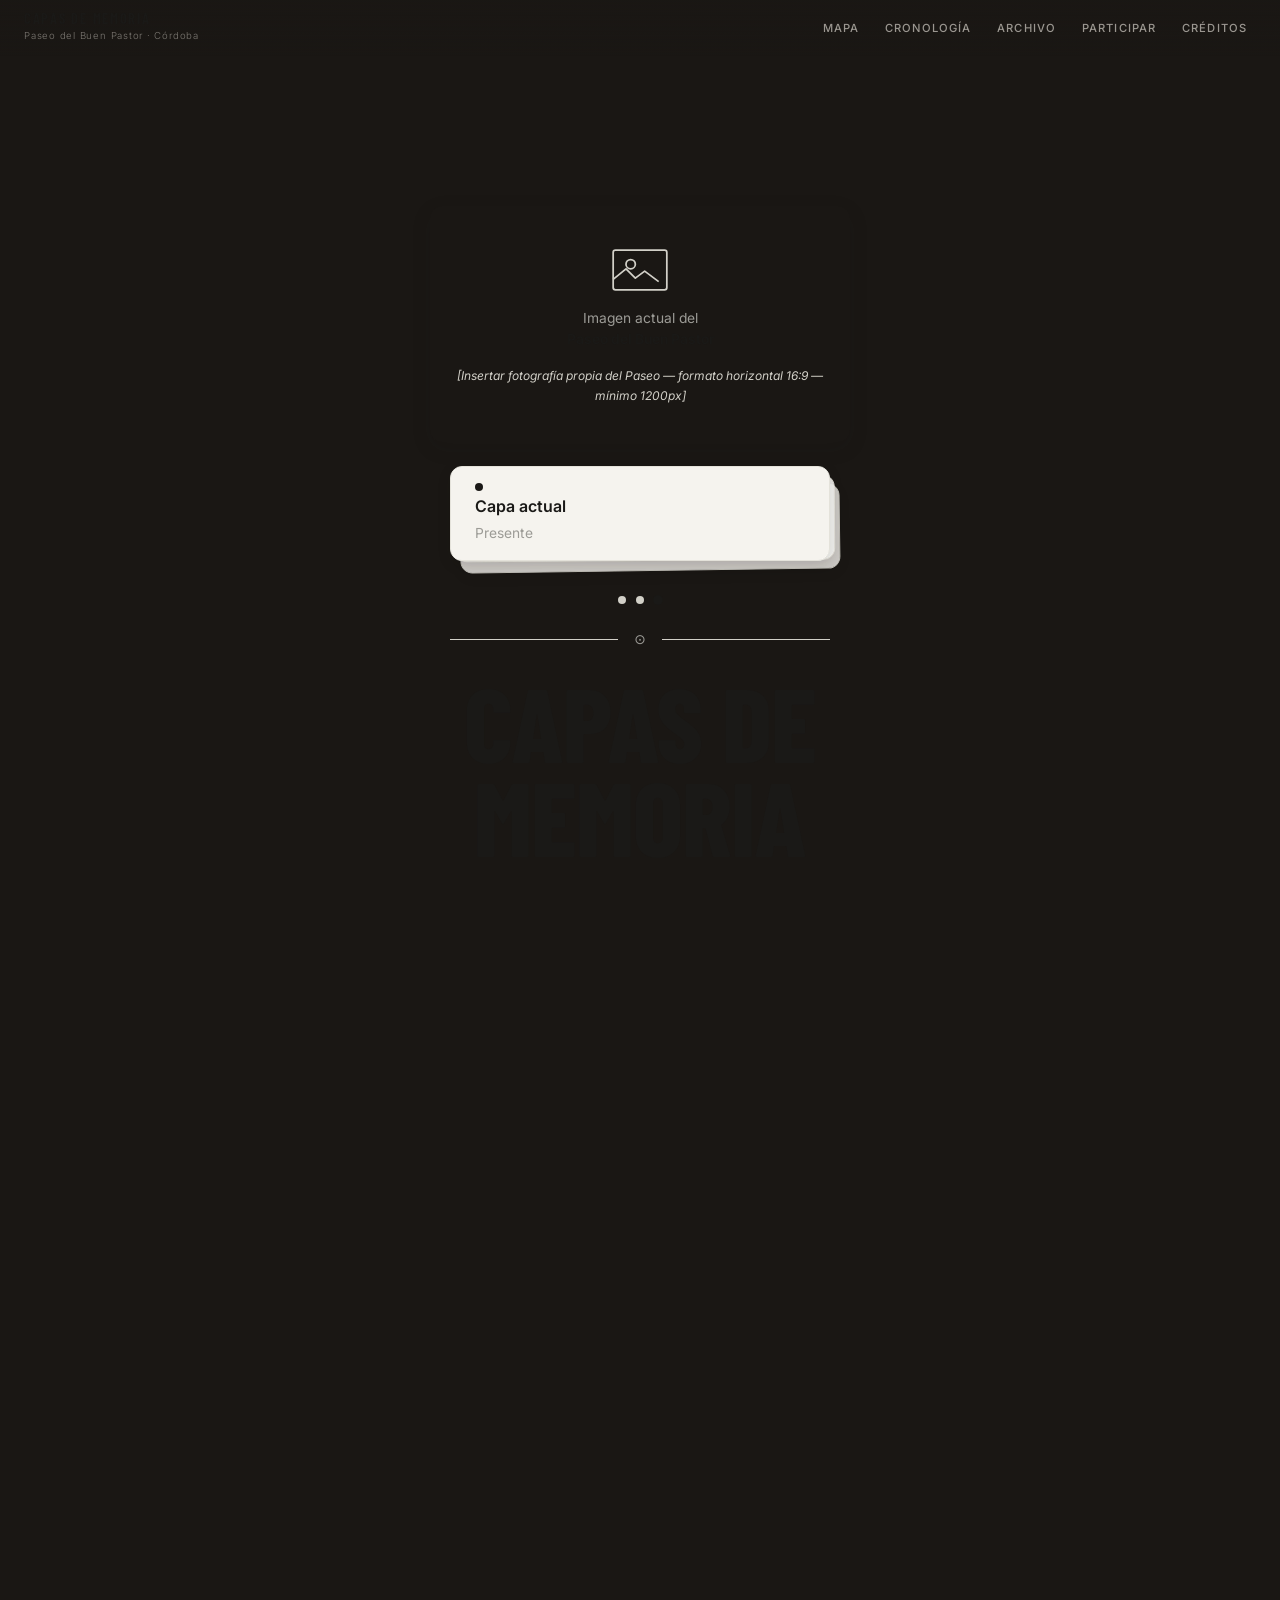
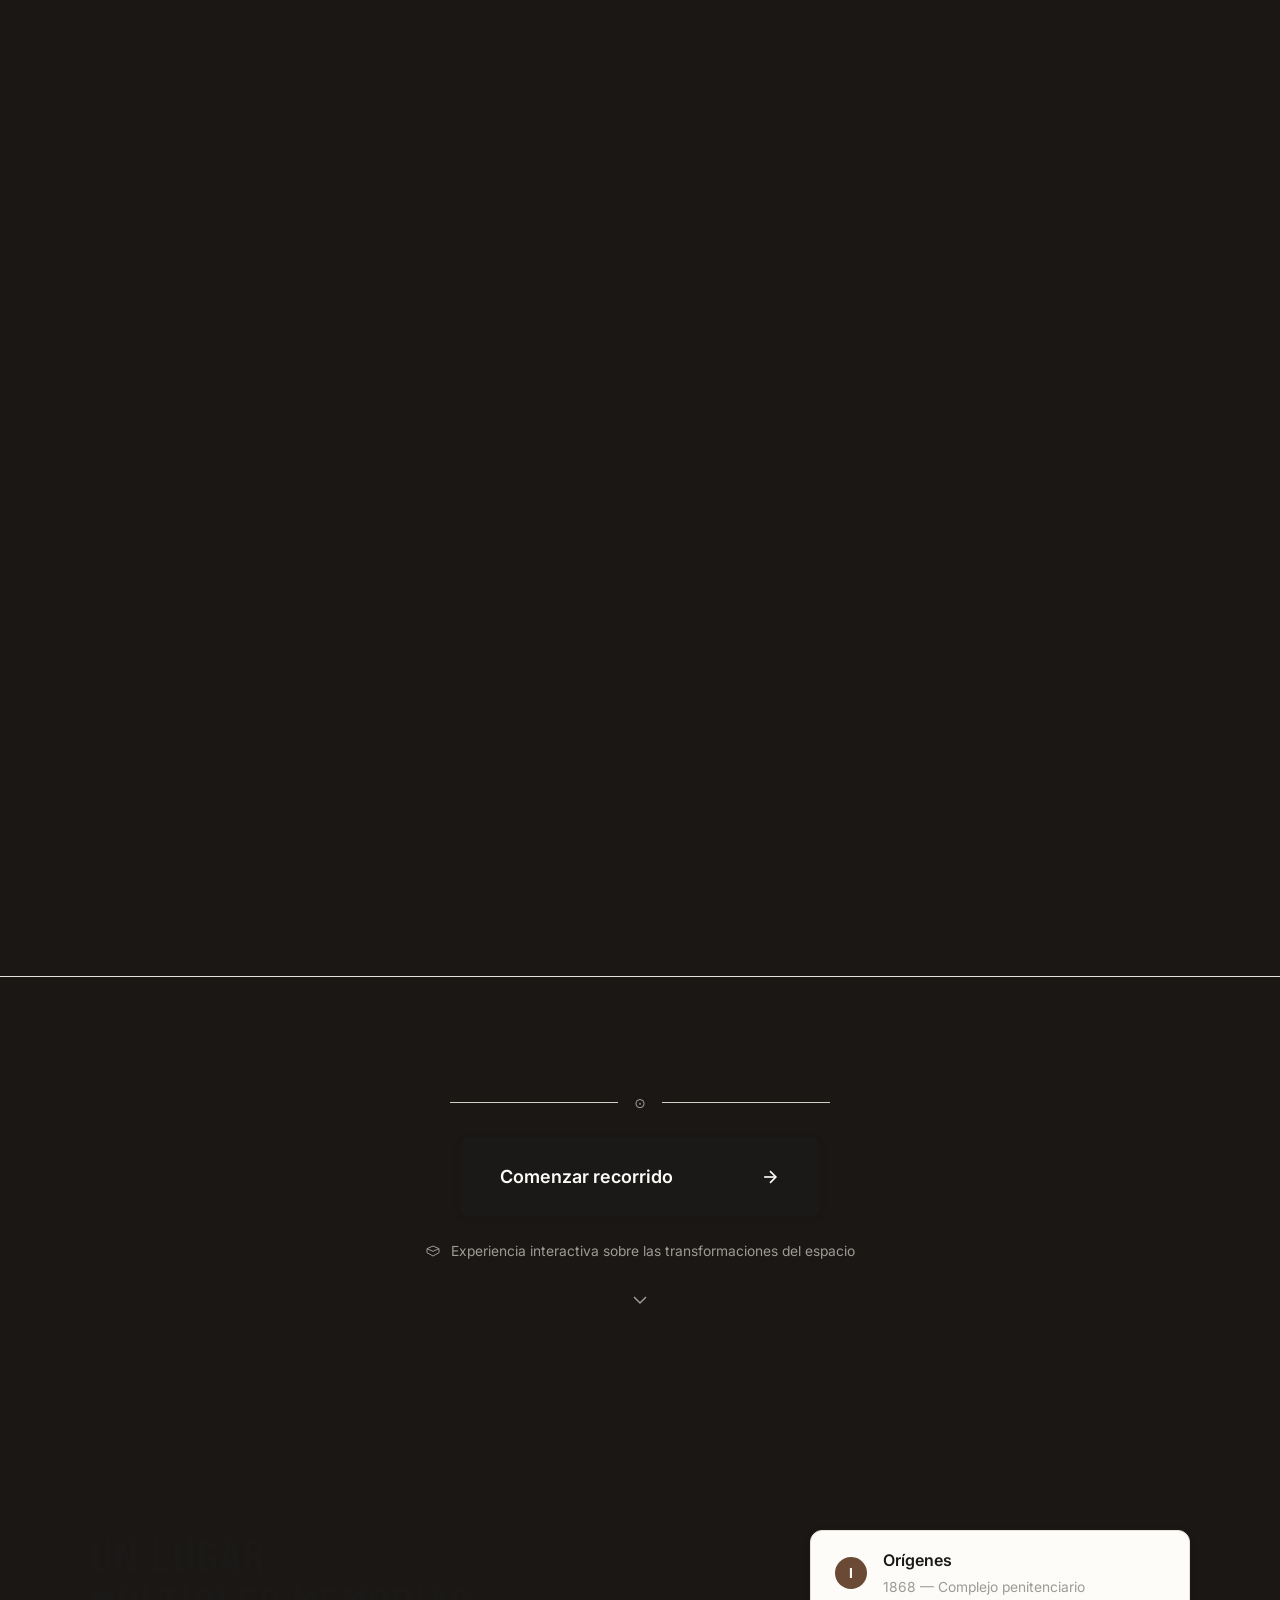
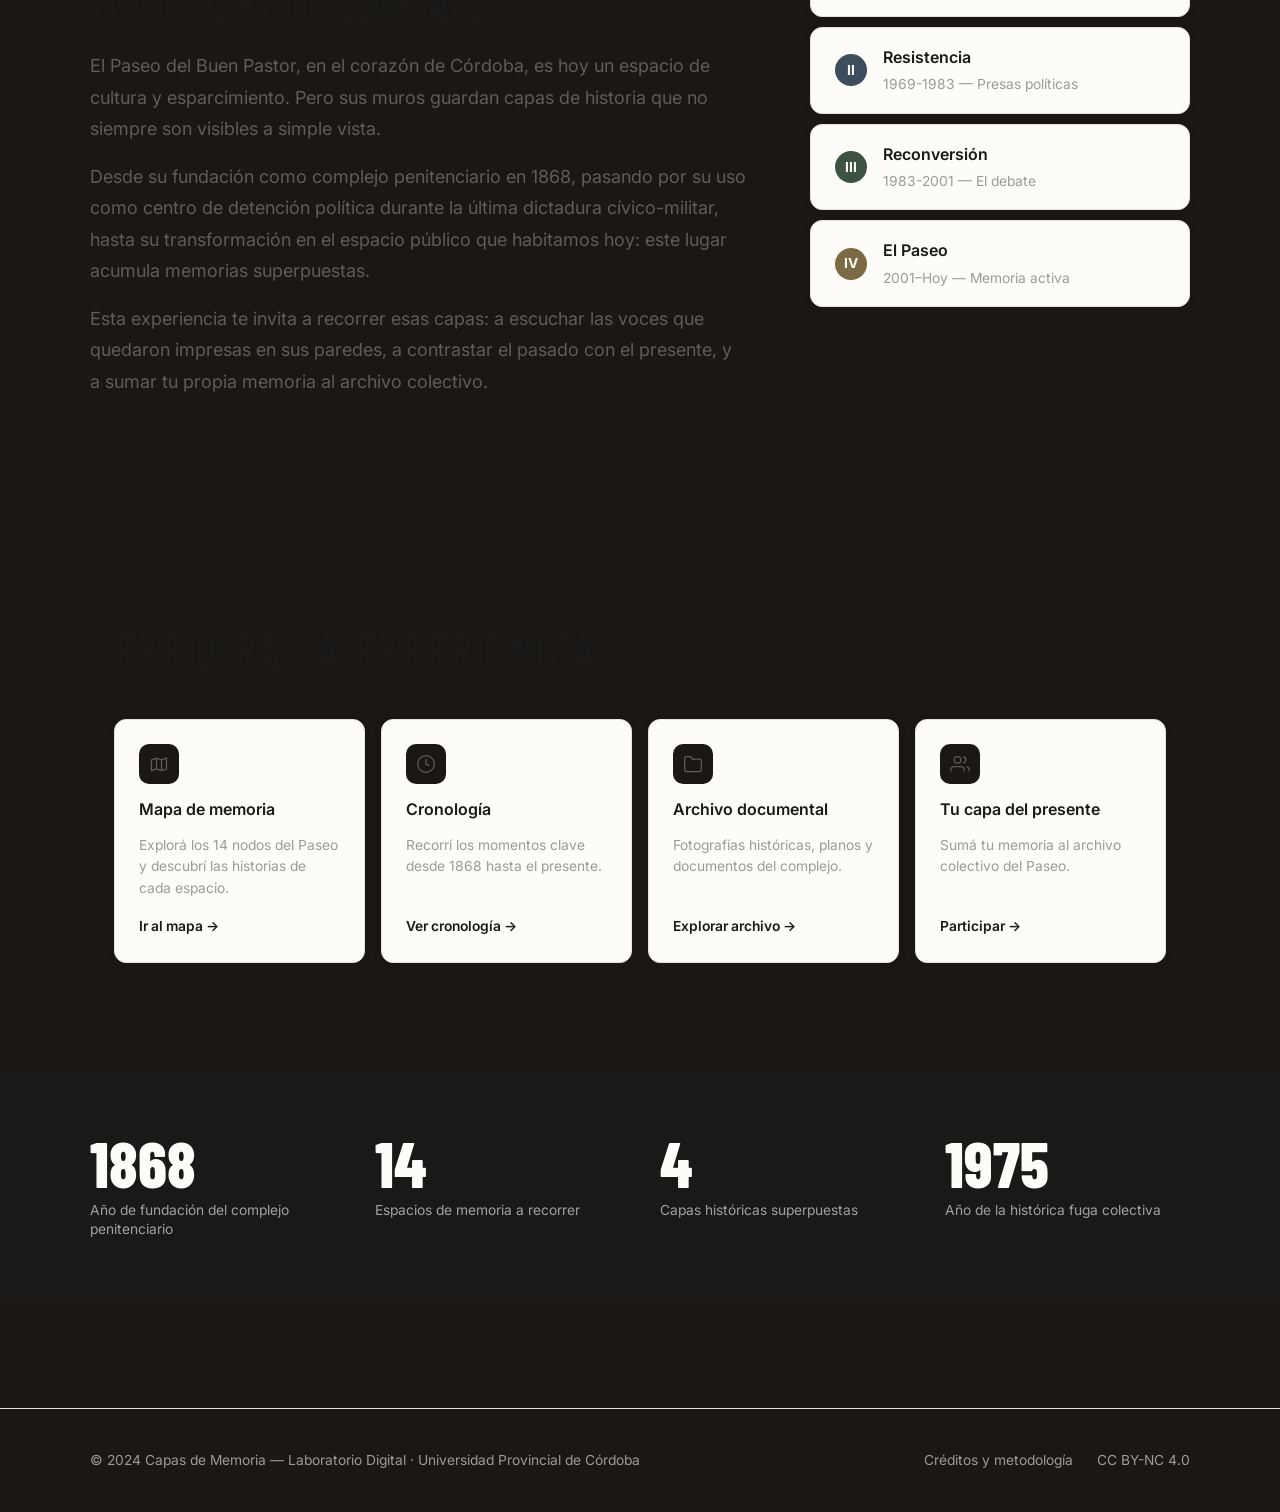
<file: Capas de memoria pagina 2/index.html>
<!DOCTYPE html>
<html lang="es">
<head>
  <meta charset="UTF-8" />
  <meta name="viewport" content="width=device-width, initial-scale=1.0" />
  <meta name="description" content="Capas de Memoria — Experiencia interactiva sobre las memorias visibles e invisibles del Paseo del Buen Pastor, Córdoba." />
  <title>Capas de Memoria — Paseo del Buen Pastor</title>

  <link rel="preconnect" href="https://fonts.googleapis.com" />
  <link rel="preconnect" href="https://fonts.gstatic.com" crossorigin />
  <link href="https://fonts.googleapis.com/css2?family=Barlow+Condensed:wght@400;600;700;800&family=Inter:wght@300;400;500;600&display=swap" rel="stylesheet" />

  <link rel="stylesheet" href="css/styles.css" />
  <link rel="stylesheet" href="css/components.css" />
  <link rel="stylesheet" href="css/animations.css" />

  

</head>

<body class="page-index">

    <!-- ══════════ DESKTOP TOP NAV ══════════ -->
  <header class="topbar" role="banner">
    <a href="index.html" class="brand" aria-label="Capas de Memoria — inicio">
      <span class="brand__name">Capas de Memoria</span>
      <span class="brand__sub">Paseo del Buen Pastor · Córdoba</span>
    </a>
    <nav class="topbar-nav" aria-label="Navegación principal desktop">
      <a href="mapa.html"          class="topbar-link">Mapa</a>
      <a href="timeline.html"      class="topbar-link">Cronología</a>
      <a href="archivo.html"       class="topbar-link">Archivo</a>
      <a href="participacion.html" class="topbar-link">Participar</a>
      <a href="creditos.html"      class="topbar-link">Créditos</a>
    </nav>
  </header>

  <main id="main-content">

    <!-- ══════════════════════════════════════════
         SECCIÓN 1 — INTRO CON CAPAS APILADAS
         Estructura no convencional: imagen flotante
         + cards en capas físicas + título grande.
         En mobile: scroll-snap full-screen.
         En desktop: sticky scrollytelling.
    ══════════════════════════════════════════ -->
    <section
      class="scene-intro"
      aria-label="Introducción — Capas de memoria del Paseo del Buen Pastor"
      data-scroll-scene="intro"
    >
      <!-- Contenedor sticky (desktop) / estático (mobile) -->
      <div class="scene-intro__sticky" id="sceneSticky">

        <!-- Imagen hero: el Paseo hoy -->
        <div class="hero-card" role="img" aria-label="[src: imagen antigua 1.jpg] Fotografía actual del Paseo del Buen Pastor: vista del paseo peatonal con el edificio histórico al fondo">
          <div class="img-placeholder img-placeholder--hero">
            <svg viewBox="0 0 48 36" fill="none" aria-hidden="true">
              <rect x="1" y="1" width="46" height="34" rx="2" stroke="currentColor" stroke-width="1.5"/>
              <circle cx="16" cy="13" r="4" stroke="currentColor" stroke-width="1.5"/>
              <path d="M1 26l11-9 8 8 8-6 12 9" stroke="currentColor" stroke-width="1.5" stroke-linejoin="round"/>
            </svg>
            <p>Imagen actual del<br><strong>Paseo del Buen Pastor</strong></p>
            <span class="img-placeholder__note">
              [Insertar fotografía propia del Paseo — formato horizontal 16:9 — mínimo 1200px]
            </span>
          </div>
        </div>

        <!-- ── Capas apiladas ── -->
        <!-- Representación física de las 4 capas temporales como hojas apiladas.
             JS en interactions.js las anima al scrollear. -->
        <div class="layer-stack" id="layerStack" role="list" aria-label="Capas históricas del lugar">

          <!-- Capa del fondo: Siglo XIX — Orígenes -->
          <article class="layer-card layer-card--3" data-layer="1" role="listitem" aria-label="Capa Siglo XIX: Orígenes del complejo carcelario">
            <div class="layer-card__bg layer-card__bg--capa1" aria-hidden="true"></div>
            <div class="layer-card__content">
              <span class="layer-card__label">Siglo XIX</span>
              <span class="layer-card__sub">Orígenes</span>
            </div>
            <div class="layer-card__dot" aria-hidden="true"></div>
          </article>

          <!-- Capa media: Siglo XX — Transformaciones -->
          <article class="layer-card layer-card--2" data-layer="2" role="listitem" aria-label="Capa Siglo XX: Transformaciones y represión política">
            <div class="layer-card__bg layer-card__bg--capa2" aria-hidden="true"></div>
            <div class="layer-card__content">
              <span class="layer-card__label">Siglo XX</span>
              <span class="layer-card__sub">Transformaciones</span>
            </div>
            <div class="layer-card__dot" aria-hidden="true"></div>
          </article>

          <!-- Capa frontal: Presente -->
          <article class="layer-card layer-card--1" data-layer="4" role="listitem" aria-label="Capa actual: El Paseo del Buen Pastor en el presente">
            <div class="layer-card__bg layer-card__bg--capa4" aria-hidden="true"></div>
            <div class="layer-card__content">
              <div class="layer-card__dot layer-card__dot--active" aria-hidden="true"></div>
              <span class="layer-card__label">Capa actual</span>
              <span class="layer-card__sub">Presente</span>
            </div>
          </article>

        </div>
        
        <!-- Dots del carrusel — controlan qué capa está al frente -->
<div class="layer-carousel-dots" role="tablist" aria-label="Seleccionar capa para ver al frente">
  <button class="carousel-dot" data-card-index="0" role="tab" aria-selected="false" aria-label="Mostrar Siglo XIX al frente"></button>
  <button class="carousel-dot" data-card-index="1" role="tab" aria-selected="false" aria-label="Mostrar Siglo XX al frente"></button>
  <button class="carousel-dot is-active" data-card-index="2" role="tab" aria-selected="true" aria-label="Mostrar Capa actual al frente"></button>
</div>

        <!-- Separador visual -->
        <div class="title-divider" aria-hidden="true">
          <span class="divider-line"></span>
          <span class="divider-dot">⊙</span>
          <span class="divider-line"></span>
        </div>

        <!-- Título principal — tipografía de impacto -->
        <div class="main-title" id="mainTitle">
          <h1 class="main-title__text" aria-label="Capas de Memoria">
            CAPAS DE<br aria-hidden="true">MEMORIA
          </h1>
        </div>

      </div><!-- /scene-intro__sticky -->

      <!-- Espacio de scroll para el scrollytelling en desktop -->
      <div class="scene-scroll-space" aria-hidden="true"></div>

    </section>

    <!-- ══════════════════════════════════════════
         SECCIÓN 2 — CTA + INICIO DE RECORRIDO
    ══════════════════════════════════════════ -->
    <section
      class="scene-cta"
      id="scene-cta"
      aria-label="Comenzar el recorrido"
    >
      <div class="scene-cta__inner">

        <!-- Separador repetido visible en mobile bajo el título -->
        <div class="title-divider title-divider--light" aria-hidden="true">
          <span class="divider-line"></span>
          <span class="divider-dot">⊙</span>
          <span class="divider-line"></span>
        </div>

        <!-- CTA principal -->
        <a href="mapa.html" class="btn-cta-primary" aria-label="Comenzar el recorrido interactivo por el Paseo del Buen Pastor">
          Comenzar recorrido
          <svg viewBox="0 0 24 24" fill="none" stroke="currentColor" stroke-width="2" aria-hidden="true">
            <line x1="5" y1="12" x2="19" y2="12"/>
            <polyline points="12 5 19 12 12 19"/>
          </svg>
        </a>

        <!-- Descripción de la experiencia -->
        <p class="cta-context">
          <svg viewBox="0 0 24 24" fill="none" stroke="currentColor" stroke-width="1.5" aria-hidden="true">
            <path d="M3 7l9-4 9 4v6l-9 5-9-5V7z"/>
            <path d="M3 7l9 4 9-4"/>
          </svg>
          Experiencia interactiva sobre las transformaciones del espacio
        </p>

        <!-- Flecha de scroll (visual) -->
        <div class="scroll-arrow" aria-hidden="true">
          <svg viewBox="0 0 24 24" fill="none" stroke="currentColor" stroke-width="1.5">
            <polyline points="6 9 12 15 18 9"/>
          </svg>
        </div>

      </div>
    </section>

    <!-- ══════════════════════════════════════════
         SECCIÓN 3 — CONTEXTO NARRATIVO
         "Un lugar. Múltiples memorias."
    ══════════════════════════════════════════ -->
    <section class="scene-context" aria-labelledby="context-title">
      <div class="scene-context__inner">

        <div class="context-text">
          <h2 class="context-title" id="context-title">Un lugar.<br>Múltiples memorias.</h2>
          <p class="context-body">
            El Paseo del Buen Pastor, en el corazón de Córdoba, es hoy un espacio
            de cultura y esparcimiento. Pero sus muros guardan capas de historia
            que no siempre son visibles a simple vista.
          </p>
          <p class="context-body">
            Desde su fundación como complejo penitenciario en 1868, pasando por
            su uso como centro de detención política durante la última dictadura
            cívico-militar, hasta su transformación en el espacio público que
            habitamos hoy: este lugar acumula memorias superpuestas.
          </p>
          <p class="context-body">
            Esta experiencia te invita a recorrer esas capas: a escuchar las voces
            que quedaron impresas en sus paredes, a contrastar el pasado con el
            presente, y a sumar tu propia memoria al archivo colectivo.
          </p>
        </div>

        <!-- Vista previa de las 4 capas -->
        <div class="context-layers" aria-label="Las cuatro capas históricas del lugar">
          <div class="capa-pill capa-pill--1">
            <span class="capa-pill__num">I</span>
            <div class="capa-pill__info">
              <strong>Orígenes</strong>
              <span>1868 — Complejo penitenciario</span>
            </div>
          </div>
          <div class="capa-pill capa-pill--2">
            <span class="capa-pill__num">II</span>
            <div class="capa-pill__info">
              <strong>Resistencia</strong>
              <span>1969-1983 — Presas políticas</span>
            </div>
          </div>
          <div class="capa-pill capa-pill--3">
            <span class="capa-pill__num">III</span>
            <div class="capa-pill__info">
              <strong>Reconversión</strong>
              <span>1983-2001 — El debate</span>
            </div>
          </div>
          <div class="capa-pill capa-pill--4">
            <span class="capa-pill__num">IV</span>
            <div class="capa-pill__info">
              <strong>El Paseo</strong>
              <span>2001–Hoy — Memoria activa</span>
            </div>
          </div>
        </div>

      </div>
    </section>

    <!-- ══════════════════════════════════════════
         SECCIÓN 4 — PREVIEW DE SECCIONES
    ══════════════════════════════════════════ -->
    <section class="scene-preview" aria-labelledby="preview-title">
      <div class="scene-preview__inner">

        <h2 class="preview-title" id="preview-title">Explorá la experiencia</h2>

        <div class="preview-grid">

          <a href="mapa.html" class="preview-card preview-card--mapa">
            <div class="preview-card__icon" aria-hidden="true">
              <svg viewBox="0 0 24 24" fill="none" stroke="currentColor" stroke-width="1.5">
                <path d="M3 7l6-2 6 2 6-2v13l-6 2-6-2-6 2V7z"/>
                <line x1="9" y1="5" x2="9" y2="18"/>
                <line x1="15" y1="7" x2="15" y2="20"/>
              </svg>
            </div>
            <h3>Mapa de memoria</h3>
            <p>Explorá los 14 nodos del Paseo y descubrí las historias de cada espacio.</p>
            <span class="preview-card__link">Ir al mapa →</span>
          </a>

          <a href="timeline.html" class="preview-card preview-card--timeline">
            <div class="preview-card__icon" aria-hidden="true">
              <svg viewBox="0 0 24 24" fill="none" stroke="currentColor" stroke-width="1.5">
                <circle cx="12" cy="12" r="10"/>
                <polyline points="12 6 12 12 16 14"/>
              </svg>
            </div>
            <h3>Cronología</h3>
            <p>Recorrí los momentos clave desde 1868 hasta el presente.</p>
            <span class="preview-card__link">Ver cronología →</span>
          </a>

          <a href="archivo.html" class="preview-card preview-card--archivo">
            <div class="preview-card__icon" aria-hidden="true">
              <svg viewBox="0 0 24 24" fill="none" stroke="currentColor" stroke-width="1.5">
                <path d="M22 19a2 2 0 0 1-2 2H4a2 2 0 0 1-2-2V5a2 2 0 0 1 2-2h5l2 3h9a2 2 0 0 1 2 2z"/>
              </svg>
            </div>
            <h3>Archivo documental</h3>
            <p>Fotografías históricas, planos y documentos del complejo.</p>
            <span class="preview-card__link">Explorar archivo →</span>
          </a>

          <a href="participacion.html" class="preview-card preview-card--participar">
            <div class="preview-card__icon" aria-hidden="true">
              <svg viewBox="0 0 24 24" fill="none" stroke="currentColor" stroke-width="1.5">
                <path d="M17 21v-2a4 4 0 0 0-4-4H5a4 4 0 0 0-4 4v2"/>
                <circle cx="9" cy="7" r="4"/>
                <path d="M23 21v-2a4 4 0 0 0-3-3.87"/>
                <path d="M16 3.13a4 4 0 0 1 0 7.75"/>
              </svg>
            </div>
            <h3>Tu capa del presente</h3>
            <p>Sumá tu memoria al archivo colectivo del Paseo.</p>
            <span class="preview-card__link">Participar →</span>
          </a>

        </div>

      </div>
    </section>

    <!-- ══════════════════════════════════════════
         SECCIÓN 5 — DATOS CLAVE (contexto histórico)
    ══════════════════════════════════════════ -->
    <section class="scene-data" aria-labelledby="data-title">
      <div class="scene-data__inner">
        <h2 class="sr-only" id="data-title">Datos históricos clave</h2>
        <div class="data-grid">
          <div class="data-item">
            <span class="data-item__num">1868</span>
            <span class="data-item__label">Año de fundación del complejo penitenciario</span>
          </div>
          <div class="data-item">
            <span class="data-item__num">14</span>
            <span class="data-item__label">Espacios de memoria a recorrer</span>
          </div>
          <div class="data-item">
            <span class="data-item__num">4</span>
            <span class="data-item__label">Capas históricas superpuestas</span>
          </div>
          <div class="data-item">
            <span class="data-item__num">1975</span>
            <span class="data-item__label">Año de la histórica fuga colectiva</span>
          </div>
        </div>
      </div>
    </section>

  </main>

  <!-- ══════════ FOOTER DESKTOP ══════════ -->
  <footer class="site-footer" role="contentinfo">
    <div class="site-footer__inner">
      <p>© 2024 Capas de Memoria — Laboratorio Digital · Universidad Provincial de Córdoba</p>
      <nav aria-label="Pie de página">
        <a href="creditos.html">Créditos y metodología</a>
        <a href="https://creativecommons.org/licenses/by-nc/4.0/" target="_blank" rel="noopener noreferrer" aria-label="Licencia Creative Commons BY-NC 4.0 (abre en nueva pestaña)">CC BY-NC 4.0</a>
      </nav>
    </div>
  </footer>

      <!-- ══════════ MOBILE BOTTOM NAV ══════════ -->
  <nav class="bottom-nav" aria-label="Navegación principal">
    <a href="index.html" class="bnav-item">
      <svg viewBox="0 0 24 24" fill="none" stroke="currentColor" stroke-width="1.5" aria-hidden="true"><path d="M3 9l9-7 9 7v11a2 2 0 0 1-2 2H5a2 2 0 0 1-2-2z"/><polyline points="9 22 9 12 15 12 15 22"/></svg>
      <span>Inicio</span>
    </a>
    <a href="mapa.html" class="bnav-item">
      <svg viewBox="0 0 24 24" fill="none" stroke="currentColor" stroke-width="1.5" aria-hidden="true"><path d="M3 7l6-2 6 2 6-2v13l-6 2-6-2-6 2V7z"/></svg>
      <span>Mapa</span>
    </a>
    <a href="timeline.html" class="bnav-item">
      <svg viewBox="0 0 24 24" fill="none" stroke="currentColor" stroke-width="1.5" aria-hidden="true"><circle cx="12" cy="12" r="10"/><polyline points="12 6 12 12 16 14"/></svg>
      <span>Cronología</span>
    </a>
    <a href="archivo.html" class="bnav-item">
      <svg viewBox="0 0 24 24" fill="none" stroke="currentColor" stroke-width="1.5" aria-hidden="true"><path d="M22 19a2 2 0 0 1-2 2H4a2 2 0 0 1-2-2V5a2 2 0 0 1 2-2h5l2 3h9a2 2 0 0 1 2 2z"/></svg>
      <span>Archivo</span>
    </a>
    <a href="participacion.html" class="bnav-item">
      <svg viewBox="0 0 24 24" fill="none" stroke="currentColor" stroke-width="1.5" aria-hidden="true"><path d="M17 21v-2a4 4 0 0 0-4-4H5a4 4 0 0 0-4 4v2"/><circle cx="9" cy="7" r="4"/></svg>
      <span>Participar</span>
    </a>
  </nav>

  <script src="js/navigation.js"></script>
  <script src="js/interactions.js"></script>
</body>
</html>
</file>
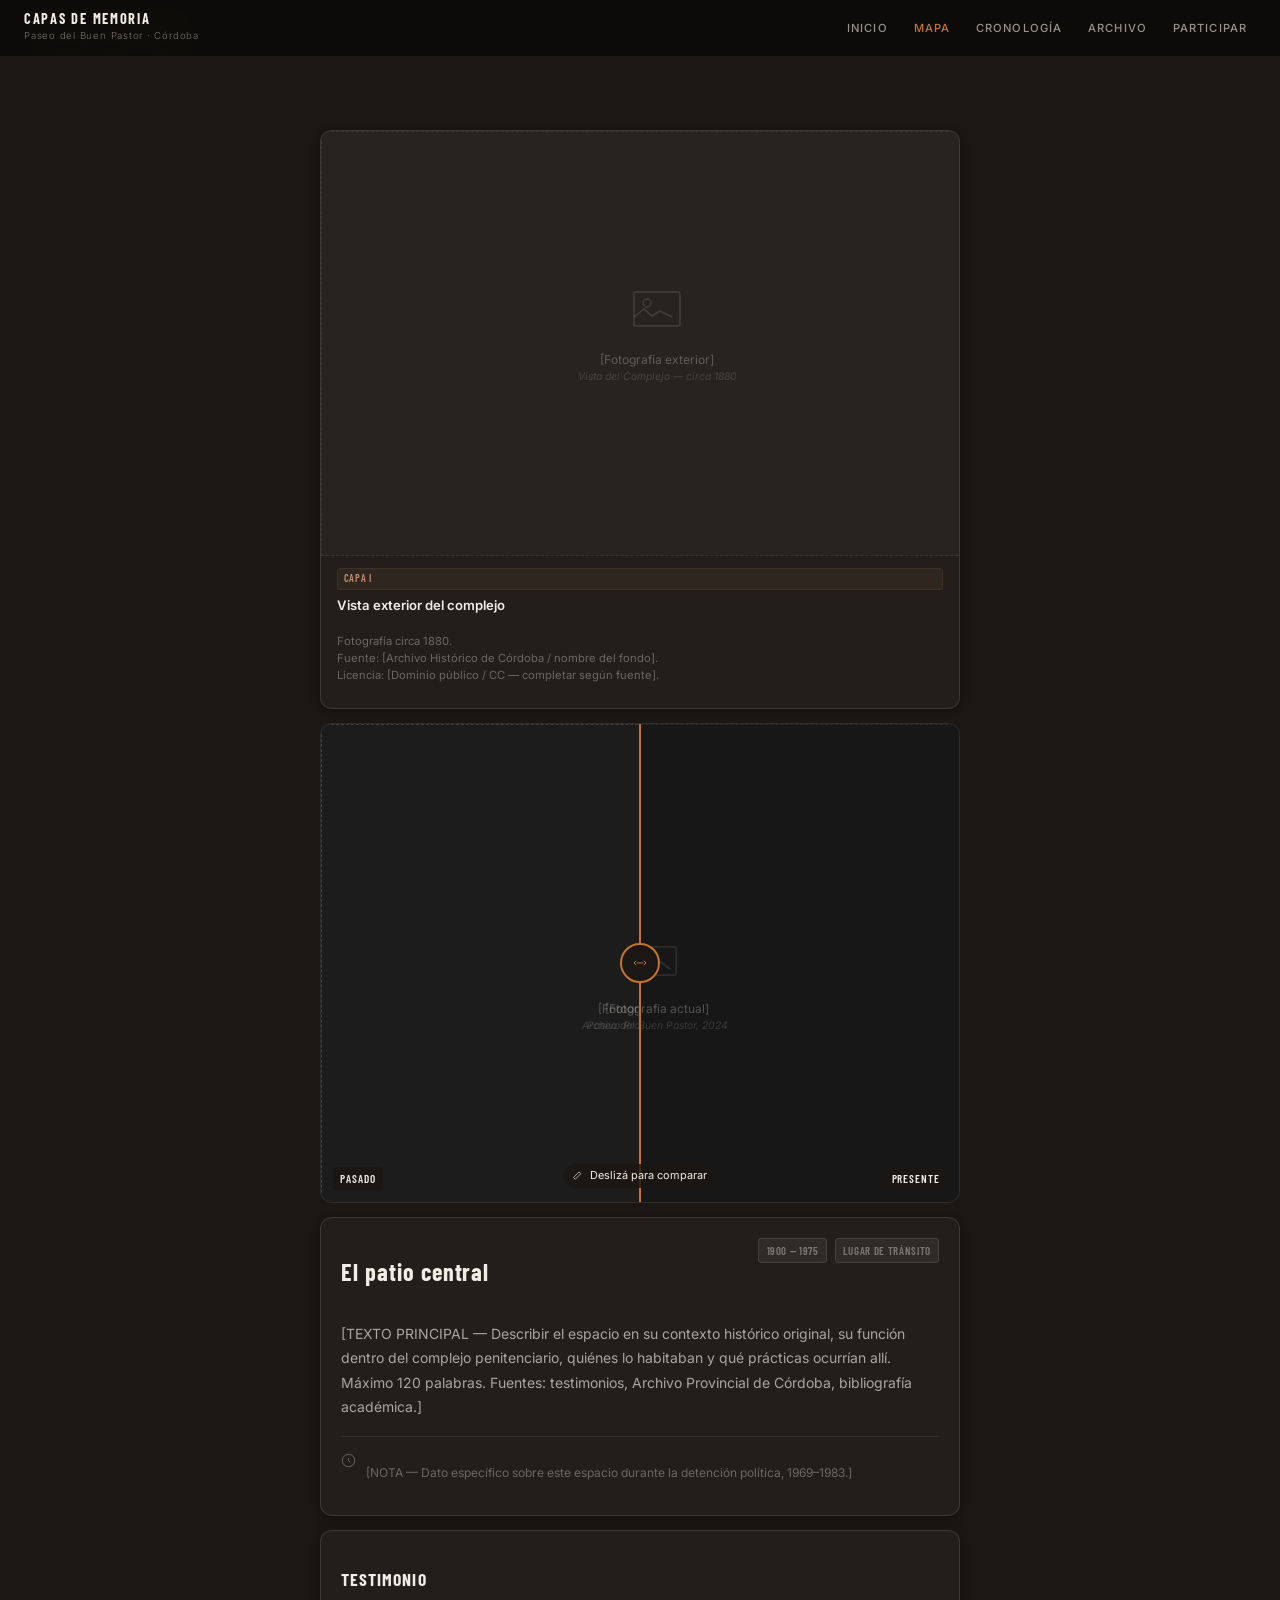
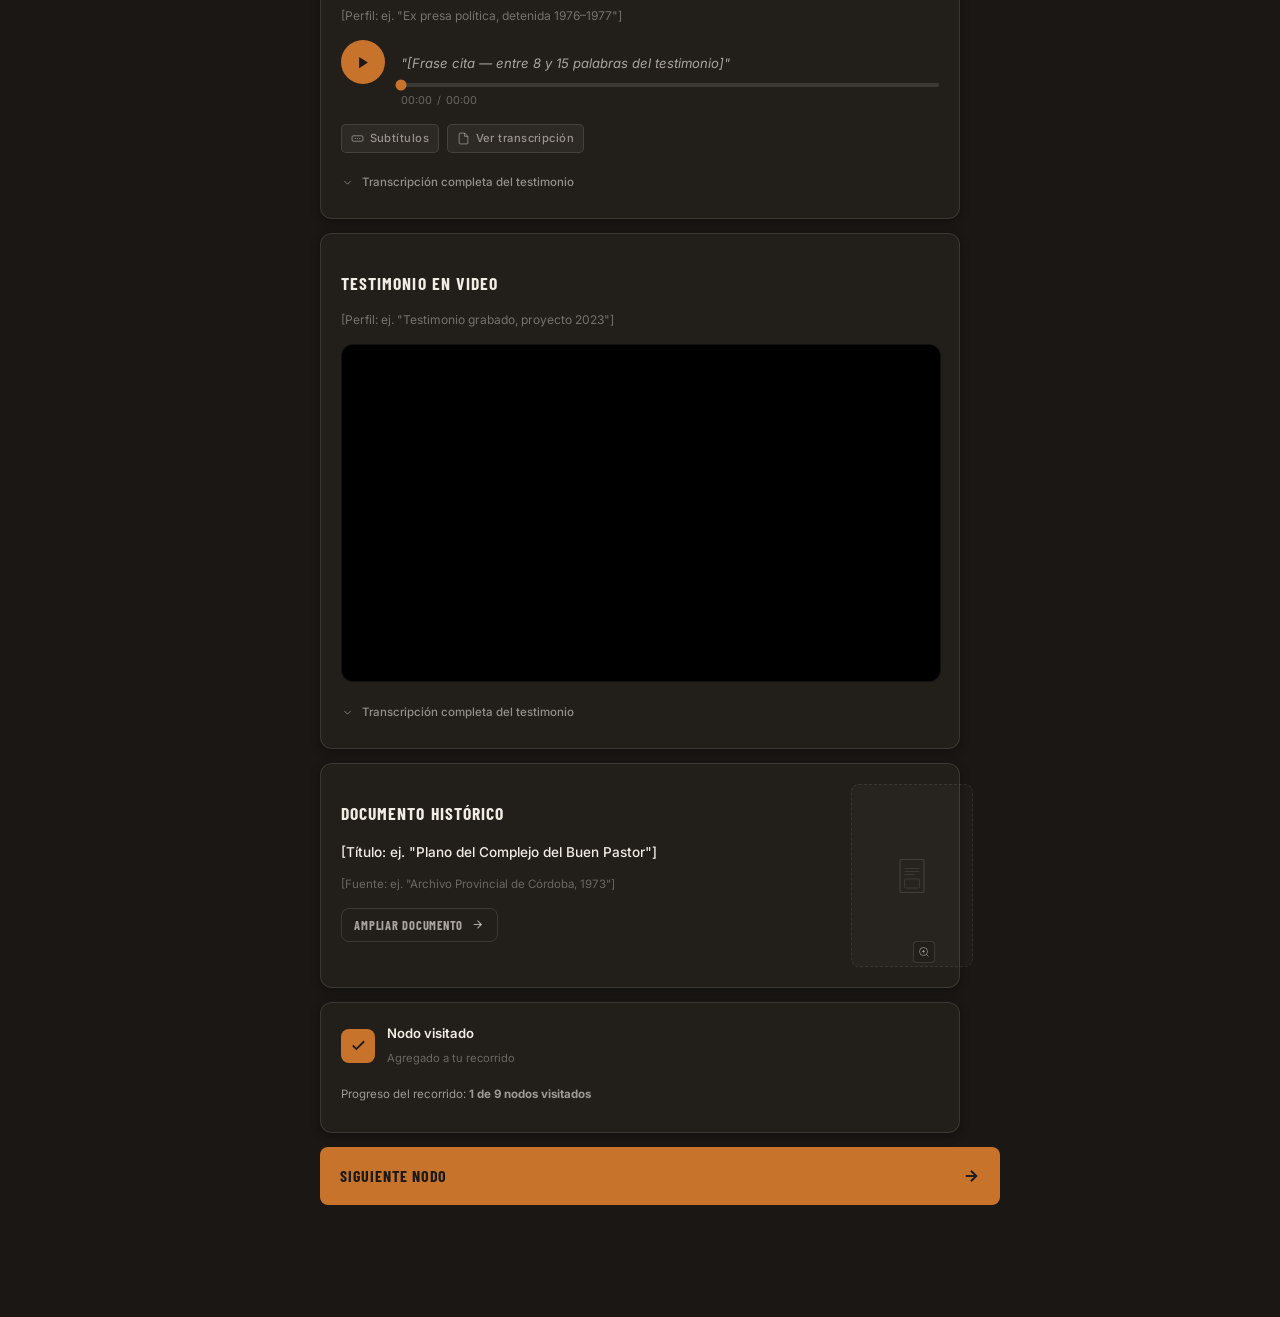
<file: Capas de memoria pagina 2/nodo.html>
<!DOCTYPE html>
<html lang="es">
<head>
<meta charset="UTF-8"/>
<meta name="viewport" content="width=device-width, initial-scale=1.0"/>

<!-- ╔══════════════════════════════════════════╗
     ║  EDITAR: title y description del nodo    ║
     ╚══════════════════════════════════════════╝ -->
<title>Nodo 01 — Patio de las Celdas · Capas de Memoria</title>
<meta name="description" content="Nodo narrativo — Patio de las Celdas · Capas de Memoria"/>

<link rel="preconnect" href="https://fonts.googleapis.com"/>
<link rel="preconnect" href="https://fonts.gstatic.com" crossorigin/>
<link href="https://fonts.googleapis.com/css2?family=Barlow+Condensed:wght@400;600;700;800&family=Inter:wght@300;400;500;600&display=swap" rel="stylesheet"/>

<style>
/* ═══════════════════════════════════════════════════
   TOKENS — idénticos al mapa
═══════════════════════════════════════════════════ */
:root {
  --c-bg:       #1a1714;
  --c-ink:      #1a1917;
  --c-paper:    #f2ede4;
  --c-paper-50: rgba(242,237,228,0.5);
  --c-amber:    #c8732b;
  --c-amber-20: rgba(200,115,43,0.2);
  --c-amber-40: rgba(200,115,43,0.4);
  --c-surface:  #221f1b;
  --c-surface2: #2c2825;
  --c-border:   rgba(242,237,228,0.12);
  --c-border-s: rgba(242,237,228,0.07);
  --c-capa1:    #6b4a35;
  --c-capa2:    #3d4d5e;
  --c-capa3:    #3e5241;
  --c-capa4:    #7a6b44;
  --f-display:  'Barlow Condensed', sans-serif;
  --f-ui:       'Inter', sans-serif;
  --t:          0.22s ease;
  --nav-h:      56px;
  --bnav-h:     56px;
  --r:          12px;
  --r-sm:       8px;
}

/* ═══════════════════════════════════════════════════
   RESET
═══════════════════════════════════════════════════ */
,::before,*::after { box-sizing:border-box; margin:0; padding:0; }
html { font-size:100%; scroll-behavior:smooth; }
body {
  background: var(--c-bg);
  color: var(--c-paper);
  font-family: var(--f-ui);
  font-size: 0.9rem;
  line-height: 1.65;
  -webkit-font-smoothing: antialiased;
  overflow-x: hidden;
}
img,svg { max-width:100%; display:block; }
ul,ol { list-style:none; }
button { cursor:pointer; font:inherit; border:none; background:none; color:inherit; }
a { color:inherit; text-decoration:none; }
:focus-visible { outline:2px solid var(--c-amber); outline-offset:3px; border-radius:3px; }
:focus:not(:focus-visible) { outline:none; }

/* ═══════════════════════════════════════════════════
   TOPBAR — idéntico al mapa.html
═══════════════════════════════════════════════════ */
.topbar {
  position: fixed; top:0; left:0; right:0; z-index:100;
  height: var(--nav-h);
  display: flex; align-items:center; justify-content:space-between;
  padding: 0 1.5rem;
  background: rgba(12,11,9,0.92);
  backdrop-filter: blur(12px);
  -webkit-backdrop-filter: blur(12px);
  border-bottom: 1px solid rgba(242,237,228,0.06);
}

.brand {
  display:flex; flex-direction:column; gap:1px;
  text-decoration:none;
}
.brand__name {
  font-family: var(--f-display); font-weight:700; font-size:0.9rem;
  letter-spacing:0.12em; text-transform:uppercase; color:var(--c-paper);
  line-height:1;
}
.brand__sub { font-size:0.6rem; letter-spacing:0.08em; color:rgba(242,237,228,0.45); font-weight:300; }

.topbar-nav { display:flex; align-items:center; gap:0.5rem; }
.topbar-link {
  font-size:0.7rem; font-weight:500; letter-spacing:0.1em; text-transform:uppercase;
  color:rgba(242,237,228,0.6); padding:0.4em 0.8em; border-radius:4px;
  transition:color var(--t), background var(--t);
}
.topbar-link:hover { color:var(--c-paper); background:rgba(242,237,228,0.08); }
.topbar-link.is-active { color:var(--c-amber); }

/* Ocultar nav en móvil (igual que mapa) */
@media(max-width:768px) { .topbar-nav { display:none; } }

/* ═══════════════════════════════════════════════════
   TOPBAR MÓVIL — back + título + bookmark
═══════════════════════════════════════════════════ */
.topbar-mobile-row {
  display: none;
  align-items: center; justify-content:space-between;
  gap: 0.75rem;
  /* se posiciona dentro del mismo .topbar en móvil */
  width: 100%;
}
@media(max-width:768px) {
  .topbar { padding:0 0.75rem; }
  .brand { display:none; }
  .topbar-mobile-row { display:flex; }
}

.topbar-back {
  display:flex; align-items:center; padding:0.45rem;
  color:rgba(242,237,228,0.65); border-radius:6px;
  transition:background var(--t); flex-shrink:0;
}
.topbar-back:hover { background:rgba(242,237,228,0.08); }
.topbar-back svg { width:22px; height:22px; }

.topbar-nodo-title {
  font-size:0.82rem; font-weight:600; color:var(--c-paper);
  text-align:center; flex:1;
  white-space:nowrap; overflow:hidden; text-overflow:ellipsis;
  font-family:var(--f-display); letter-spacing:0.04em; text-transform:uppercase;
}
.topbar-bookmark {
  display:flex; align-items:center; padding:0.45rem;
  color:rgba(242,237,228,0.65); border-radius:6px;
  transition:background var(--t); flex-shrink:0;
}
.topbar-bookmark:hover { background:rgba(242,237,228,0.08); }
.topbar-bookmark svg { width:22px; height:22px; }
.topbar-bookmark.is-saved svg { fill:var(--c-amber); color:var(--c-amber); }

/* ═══════════════════════════════════════════════════
   BOTTOM NAV — idéntico al mapa.html
═══════════════════════════════════════════════════ */
.bottom-nav {
  position:fixed; bottom:0; left:0; right:0; z-index:100;
  height: var(--bnav-h);
  display:flex; align-items:stretch;
  background:rgba(12,11,9,0.92);
  backdrop-filter:blur(12px);
  -webkit-backdrop-filter:blur(12px);
  border-top:1px solid rgba(242,237,228,0.06);
}
@media(min-width:769px) { .bottom-nav { display:none; } }

.bnav-item {
  display:flex; flex-direction:column; align-items:center; justify-content:center;
  flex:1; gap:3px;
  color:rgba(242,237,228,0.3);
  font-size:0.55rem; font-weight:500; letter-spacing:0.04em;
  border-top:2px solid transparent;
  transition:all var(--t);
}
.bnav-item svg { width:20px; height:20px; }
.bnav-item.is-active { color:var(--c-amber); border-top-color:var(--c-amber); }

/* ═══════════════════════════════════════════════════
   BADGE DE CAPA
═══════════════════════════════════════════════════ */
.capa-badge-wrap {
  padding: 0.75rem 1rem 0;
  display:flex;
}
@media(min-width:769px){ .capa-badge-wrap { padding:0.75rem 2rem 0; } }

.capa-badge {
  display:inline-flex; align-items:center;
  font-family:var(--f-display); font-size:0.78rem; font-weight:600;
  letter-spacing:0.08em; text-transform:uppercase;
  padding:0.3em 0.9em; border-radius:6px;
  background:rgba(242,237,228,0.07); border:1px solid var(--c-border); color:rgba(242,237,228,0.65);
  white-space:nowrap;
}
.capa-badge.c1 { background:rgba(107,74,53,0.18); border-color:rgba(107,74,53,0.3); color:#c89070; }
.capa-badge.c2 { background:rgba(61,77,94,0.18);  border-color:rgba(61,77,94,0.3);  color:#7a9ab8; }
.capa-badge.c3 { background:rgba(62,82,65,0.18);  border-color:rgba(62,82,65,0.3);  color:#7aaa7a; }
.capa-badge.c4 { background:rgba(122,107,68,0.18);border-color:rgba(122,107,68,0.3);color:#b8a070; }

.capa-tag {
  display:inline-flex; align-items:center;
  font-family:var(--f-display); font-size:0.65rem; font-weight:600;
  letter-spacing:0.06em; text-transform:uppercase;
  padding:0.15em 0.55em; border-radius:4px;
  background:rgba(107,74,53,0.18); border:1px solid rgba(107,74,53,0.3); color:#c89070;
}
.capa-tag.c2 { background:rgba(61,77,94,0.18);  border-color:rgba(61,77,94,0.3);  color:#7a9ab8; }
.capa-tag.c3 { background:rgba(62,82,65,0.18);  border-color:rgba(62,82,65,0.3);  color:#7aaa7a; }
.capa-tag.c4 { background:rgba(122,107,68,0.18);border-color:rgba(122,107,68,0.3);color:#b8a070; }

/* ═══════════════════════════════════════════════════
   MAIN LAYOUT
═══════════════════════════════════════════════════ */
main {
  max-width: 640px;
  margin-inline: auto;
  padding-inline: 1rem;
  padding-top: calc(var(--nav-h) + 0.5rem);
  padding-bottom: calc(var(--bnav-h) + 1.5rem);
}
@media(min-width:769px){
  main {
    padding-top: calc(var(--nav-h) + 1.5rem);
    padding-bottom: 4rem;
    padding-inline: 2rem;
  }
}

/* ═══════════════════════════════════════════════════
   CARDS BASE
═══════════════════════════════════════════════════ */
.card {
  background: var(--c-surface);
  border: 1px solid var(--c-border);
  border-radius: var(--r);
  padding: 1.25rem;
  margin-bottom: 0.875rem;
  box-shadow: 0 2px 10px rgba(0,0,0,0.35);
}

/* ═══════════════════════════════════════════════════
   FOTO DE ARCHIVO
═══════════════════════════════════════════════════ */
.foto-card {
  background: var(--c-surface);
  border: 1px solid var(--c-border);
  border-radius: var(--r);
  overflow: hidden;
  margin-bottom: 0.875rem;
  box-shadow: 0 2px 10px rgba(0,0,0,0.35);
}
.foto-btn {
  width:100%; background:none; border:none; padding:0;
  position:relative; cursor:zoom-in; display:block;
}
.foto-btn:hover .foto-overlay { opacity:1; }
.foto-overlay {
  position:absolute; inset:0;
  background:rgba(0,0,0,0.4);
  display:flex; align-items:center; justify-content:center;
  opacity:0; transition:opacity var(--t);
}
.foto-overlay svg { width:32px; height:32px; color:#fff; }
.foto-caption {
  padding:0.75rem 1rem;
  display:flex; flex-direction:column; gap:0.3rem;
}
.foto-caption strong { font-size:0.82rem; font-weight:600; color:var(--c-paper); }
.foto-caption p { font-size:0.7rem; color:rgba(242,237,228,0.35); line-height:1.55; }

/* ═══════════════════════════════════════════════════
   PLACEHOLDER DE IMAGEN
═══════════════════════════════════════════════════ */
.ph {
  width:100%; display:flex; flex-direction:column;
  align-items:center; justify-content:center;
  gap:0.75rem; text-align:center; padding:2rem 1rem;
  background:rgba(242,237,228,0.025);
  border:1.5px dashed rgba(242,237,228,0.09);
}
.ph.r169 { aspect-ratio:16/9; }
.ph.r43  { aspect-ratio:4/3;  }
.ph.r34  { aspect-ratio:3/4;  }
.ph.fill { position:absolute; inset:0; aspect-ratio:unset; width:100%; height:100%; }
.ph svg  { color:rgba(242,237,228,0.13); flex-shrink:0; }
.ph p    { font-size:0.75rem; color:rgba(242,237,228,0.28); line-height:1.5; max-width:26ch; }
.ph em   { font-style:italic; font-size:0.65rem; color:rgba(242,237,228,0.16); display:block; }

/* ═══════════════════════════════════════════════════
   COMPARADOR ANTES / DESPUÉS
═══════════════════════════════════════════════════ */
.comparador {
  position:relative; overflow:hidden;
  aspect-ratio:4/3; border-radius:var(--r);
  background:#111; user-select:none; touch-action:pan-y;
  border:1px solid var(--c-border);
  margin-bottom:0.875rem;
}
.comp-lado { position:absolute; top:0; height:100%; }
.comp-presente { left:0; width:100%; z-index:1; }
.comp-pasado   { left:0; width:50%; z-index:2; overflow:hidden; }
.comp-pasado > .ph { width:200%; height:100%; }

.comp-divisor {
  position:absolute; top:0; left:50%; height:100%;
  width:2px; background:var(--c-amber); z-index:10;
  cursor:ew-resize; transform:translateX(-50%);
}
.comp-handle {
  position:absolute; top:50%; left:50%;
  transform:translate(-50%,-50%);
  width:36px; height:36px;
  background:var(--c-bg); border:2px solid var(--c-amber);
  border-radius:50%;
  display:flex; align-items:center; justify-content:center;
}
.comp-handle svg { width:16px; height:16px; color:var(--c-amber); }

.comp-label {
  position:absolute; bottom:0.75rem; z-index:5;
  background:rgba(26,23,20,0.82); backdrop-filter:blur(4px);
  font-family:var(--f-display); font-size:0.7rem; font-weight:600;
  letter-spacing:0.08em; text-transform:uppercase;
  padding:0.2em 0.65em; border-radius:4px; color:var(--c-paper);
}
.comp-label.left  { left:0.75rem; }
.comp-label.right { right:0.75rem; }

.comp-hint {
  position:absolute; bottom:0.875rem; left:50%; transform:translateX(-50%);
  background:rgba(26,23,20,0.82); color:var(--c-paper);
  font-size:0.68rem; padding:0.3em 0.85em; border-radius:100px;
  display:flex; align-items:center; gap:0.4rem; white-space:nowrap; z-index:15;
  pointer-events:none; transition:opacity 0.8s;
}

/* ═══════════════════════════════════════════════════
   CARD CONTENIDO PRINCIPAL
═══════════════════════════════════════════════════ */
.content-header {
  display:flex; justify-content:space-between;
  align-items:flex-start; gap:1rem; margin-bottom:1rem; flex-wrap:wrap;
}
.content-title {
  font-family:var(--f-display); font-size:1.5rem; font-weight:700;
  letter-spacing:0.04em; line-height:1.15; color:var(--c-paper);
}
.content-tags { display:flex; gap:0.5rem; flex-wrap:wrap; flex-shrink:0; }
.tag {
  font-size:0.68rem; font-family:var(--f-display); font-weight:600;
  letter-spacing:0.06em; text-transform:uppercase;
  padding:0.2em 0.65em; border-radius:4px;
  background:rgba(242,237,228,0.06); border:1px solid var(--c-border);
  color:rgba(242,237,228,0.4); white-space:nowrap;
}
.content-text {
  font-size:0.875rem; line-height:1.75;
  color:rgba(242,237,228,0.65); margin-bottom:1rem;
}
.content-nota {
  display:flex; gap:0.6rem; align-items:flex-start;
  padding-top:0.875rem; border-top:1px solid rgba(242,237,228,0.07);
}
.content-nota svg { flex-shrink:0; margin-top:2px; color:rgba(242,237,228,0.35); width:15px; height:15px; }
.content-nota p { font-size:0.75rem; color:rgba(242,237,228,0.35); }

/* ═══════════════════════════════════════════════════
   TESTIMONIO
═══════════════════════════════════════════════════ */
.testi-header { margin-bottom:0.875rem; }
.testi-title  {
  font-family:var(--f-display); font-size:1.1rem; font-weight:700;
  letter-spacing:0.06em; text-transform:uppercase; color:var(--c-paper); margin-bottom:3px;
}
.testi-perfil { font-size:0.75rem; color:rgba(242,237,228,0.4); }

/* ── AUDIO ── */
.audio-row { display:flex; gap:1rem; align-items:flex-start; margin-bottom:0.875rem; }

.audio-play {
  width:44px; height:44px; border-radius:50%; flex-shrink:0;
  background:var(--c-amber); color:var(--c-ink);
  display:flex; align-items:center; justify-content:center;
  transition:opacity var(--t), transform var(--t);
}
.audio-play:hover { opacity:0.85; transform:scale(1.07); }
.audio-play svg { width:15px; height:15px; }
.audio-play.playing .icon-play  { display:none; }
.audio-play:not(.playing) .icon-pause { display:none; }

.audio-info { flex:1; min-width:0; }
.audio-quote { font-style:italic; font-size:0.82rem; color:rgba(242,237,228,0.65); margin-bottom:0.5rem; }
.audio-bar {
  position:relative; height:4px;
  background:rgba(242,237,228,0.12); border-radius:2px; cursor:pointer; margin-bottom:0.35rem;
}
.audio-fill { height:100%; background:var(--c-amber); border-radius:2px; width:0%; transition:width .1s linear; }
.audio-thumb {
  position:absolute; top:50%; transform:translate(-50%,-50%);
  width:11px; height:11px; background:var(--c-amber); border-radius:50%;
  left:0%; transition:left .1s linear;
}
.audio-time { display:flex; gap:0.3rem; font-size:0.68rem; color:rgba(242,237,228,0.35); }

.audio-controls { display:flex; gap:0.5rem; flex-wrap:wrap; margin-top:0.75rem; }
.audio-btn {
  display:inline-flex; align-items:center; gap:0.35rem;
  font-size:0.7rem; font-weight:500; letter-spacing:0.04em;
  background:rgba(242,237,228,0.05); border:1px solid var(--c-border);
  border-radius:5px; padding:0.35em 0.8em; color:rgba(242,237,228,0.55);
  transition:all var(--t);
}
.audio-btn:hover { background:rgba(242,237,228,0.1); color:var(--c-paper); }
.audio-btn.active { background:var(--c-amber-20); border-color:var(--c-amber-40); color:var(--c-amber); }
.audio-btn svg { width:13px; height:13px; }

.subtitulos-box {
  background:rgba(242,237,228,0.04); border-radius:6px;
  padding:0.875rem; margin-top:0.75rem; display:none;
}
.subtitulos-box.visible { display:block; }
.subtitulos-box p { font-size:0.82rem; color:rgba(242,237,228,0.6); font-style:italic; }

.transcripcion { margin-top:0.875rem; }
.transcripcion summary {
  display:flex; align-items:center; gap:0.5rem; list-style:none;
  font-size:0.72rem; font-weight:500; color:rgba(242,237,228,0.55); cursor:pointer; padding:0.4rem 0;
  transition:color var(--t);
}
.transcripcion summary::-webkit-details-marker { display:none; }
.transcripcion summary:hover { color:var(--c-paper); }
.transcripcion summary svg { transition:transform var(--t); width:13px; height:13px; flex-shrink:0; }
.transcripcion[open] summary svg { transform:rotate(180deg); }
.transcripcion-body { background:rgba(242,237,228,0.04); border-radius:6px; padding:0.875rem; margin-top:0.4rem; }
.transcripcion-body p { font-size:0.82rem; color:rgba(242,237,228,0.6); line-height:1.7; }
.transcripcion-fuente { margin-top:0.75rem; font-size:0.7rem; color:rgba(242,237,228,0.35); }

/* ── VIDEO ── */
.video-wrap {
  position:relative; width:100%; padding-bottom:56.25%;
  border-radius:var(--r); overflow:hidden;
  background:#000; margin-bottom:0.875rem;
  border:1px solid rgba(242,237,228,0.07);
}
.video-wrap iframe {
  position:absolute; inset:0; width:100%; height:100%; border:none;
}

/* ═══════════════════════════════════════════════════
   DOCUMENTO HISTÓRICO
═══════════════════════════════════════════════════ */
.doc-grid { display:grid; grid-template-columns:1fr auto; gap:1rem; align-items:start; }
.doc-section-title {
  font-family:var(--f-display); font-size:1.1rem; font-weight:700;
  letter-spacing:0.06em; text-transform:uppercase; color:var(--c-paper); margin-bottom:0.35rem;
}
.doc-nombre { font-size:0.85rem; font-weight:500; color:var(--c-paper); margin-bottom:2px; }
.doc-fuente { font-size:0.72rem; color:rgba(242,237,228,0.35); margin-bottom:0.875rem; }
.doc-ampliar {
  display:inline-flex; align-items:center; gap:0.5rem;
  font-family:var(--f-display); font-size:0.78rem; font-weight:700;
  letter-spacing:0.06em; text-transform:uppercase;
  color:rgba(242,237,228,0.65);
  border:1px solid var(--c-border); border-radius:var(--r-sm);
  padding:0.45em 1em; transition:all var(--t); cursor:pointer;
}
.doc-ampliar:hover { background:var(--c-amber); border-color:var(--c-amber); color:var(--c-ink); }
.doc-ampliar svg { width:13px; height:13px; }

.doc-thumb { position:relative; width:88px; flex-shrink:0; }
.doc-thumb .ph { border-radius:var(--r-sm); min-height:110px; }
.doc-zoom {
  position:absolute; bottom:4px; right:4px;
  background:var(--c-surface); border:1px solid var(--c-border);
  border-radius:4px; padding:4px;
  display:flex; align-items:center; justify-content:center;
  color:rgba(242,237,228,0.55); transition:all var(--t);
}
.doc-zoom:hover { background:var(--c-amber); color:var(--c-ink); border-color:var(--c-amber); }
.doc-zoom svg { width:12px; height:12px; }

/* ═══════════════════════════════════════════════════
   PROGRESO Y SIGUIENTE NODO
═══════════════════════════════════════════════════ */
.progreso-card {
  background:var(--c-surface); border:1px solid var(--c-border);
  border-radius:var(--r); padding:1.25rem; margin-bottom:0.875rem;
  box-shadow:0 2px 10px rgba(0,0,0,0.35);
}
.visitado-row { display:flex; align-items:center; gap:0.75rem; margin-bottom:1rem; }
.visitado-check {
  width:34px; height:34px; background:var(--c-amber); border-radius:var(--r-sm);
  display:flex; align-items:center; justify-content:center; flex-shrink:0; color:var(--c-ink);
}
.visitado-check svg { width:17px; height:17px; }
.visitado-info strong { display:block; font-size:0.82rem; font-weight:600; color:var(--c-paper); }
.visitado-info span { font-size:0.7rem; color:rgba(242,237,228,0.35); }

.progreso-label { font-size:0.72rem; color:rgba(242,237,228,0.6); margin-bottom:0.5rem; }
.progreso-segs  { display:flex; gap:3px; }
.seg { height:4px; flex:1; background:rgba(242,237,228,0.1); border-radius:2px; transition:background 0.4s; }
.seg.done    { background:var(--c-amber); }
.seg.current { background:rgba(200,115,43,0.5); }

.btn-siguiente {
  display:flex; align-items:center; justify-content:space-between; width:100%;
  background:var(--c-amber); color:var(--c-ink);
  border-radius:var(--r-sm); padding:1rem 1.25rem;
  font-family:var(--f-display); font-size:1rem; font-weight:700;
  letter-spacing:0.06em; text-transform:uppercase;
  text-decoration:none; transition:opacity var(--t); margin-bottom:2.5rem;
}
.btn-siguiente:hover { opacity:0.88; color:var(--c-ink); }
.btn-siguiente svg { width:18px; height:18px; }

/* ═══════════════════════════════════════════════════
   LIGHTBOX
═══════════════════════════════════════════════════ */
.lb-overlay {
  position:fixed; inset:0; background:rgba(10,8,6,0.92); z-index:200;
  display:none;
}
.lb-overlay.open { display:block; }
.lightbox {
  position:fixed; inset:1rem; z-index:201;
  display:none; flex-direction:column;
  align-items:center; justify-content:center; gap:0.75rem;
}
.lightbox.open { display:flex; }

.lb-close {
  position:absolute; top:0; right:0;
  background:rgba(242,237,228,0.1); border-radius:var(--r-sm);
  width:42px; height:42px; display:flex; align-items:center; justify-content:center;
  color:var(--c-paper); transition:background var(--t);
}
.lb-close:hover { background:rgba(242,237,228,0.18); }
.lb-close svg { width:20px; height:20px; }
.lb-contenido {
  width:100%; max-width:720px; max-height:78dvh;
  overflow:auto; border-radius:var(--r); background:var(--c-surface);
}
.lb-caption { font-size:0.7rem; color:rgba(242,237,228,0.35); text-align:center; max-width:600px; }
</style>
</head>

<body>

<!-- ═══════════════════════════════════════════════════
     TOPBAR (desktop + móvil combinado)
     Idéntico en estructura y estilo al mapa.html
═══════════════════════════════════════════════════ -->
<header class="topbar" role="banner">

  <!-- Desktop: brand + nav -->
  <a href="index.html" class="brand" aria-label="Capas de Memoria — inicio">
    <span class="brand__name">Capas de Memoria</span>
    <span class="brand__sub">Paseo del Buen Pastor · Córdoba</span>
  </a>
  <nav class="topbar-nav" aria-label="Navegación principal">
    <a href="index.html"         class="topbar-link">Inicio</a>
    <a href="mapa_nuevo.html"    class="topbar-link is-active">Mapa</a>
    <a href="timeline.html"      class="topbar-link">Cronología</a>
    <a href="archivo.html"       class="topbar-link">Archivo</a>
    <a href="participacion.html" class="topbar-link">Participar</a>
  </nav>

  <!-- Móvil: back + título + bookmark -->
  <div class="topbar-mobile-row">
    <a href="mapa_nuevo.html" class="topbar-back" aria-label="Volver al mapa">
      <svg viewBox="0 0 24 24" fill="none" stroke="currentColor" stroke-width="2">
        <line x1="19" y1="12" x2="5" y2="12"/><polyline points="12 19 5 12 12 5"/>
      </svg>
    </a>
    <!-- ╔══════════════════════════════════════════════╗
         ║  EDITAR: título corto del nodo               ║
         ╚══════════════════════════════════════════════╝ -->
    <span class="topbar-nodo-title">Patio de las Celdas</span>
    <button class="topbar-bookmark" id="btn-bookmark" aria-label="Guardar nodo" aria-pressed="false">
      <svg viewBox="0 0 24 24" fill="none" stroke="currentColor" stroke-width="1.5">
        <path d="M19 21l-7-5-7 5V5a2 2 0 0 1 2-2h10a2 2 0 0 1 2 2z"/>
      </svg>
    </button>
  </div>

</header>


<!-- ═══════════════════════════════════════════════════
     BADGE DE CAPA
═══════════════════════════════════════════════════ -->
<div class="capa-badge-wrap">
  <!-- ╔══════════════════════════════════════════════╗
       ║  EDITAR: clase c1/c2/c3/c4 y texto de capa   ║
       ╚══════════════════════════════════════════════╝ -->
  <span class="capa-badge c1">Capa I — El encierro</span>
</div>


<main>

  <!-- ════════════════════════════════════════════════════
       A — FOTOGRAFÍA DE ARCHIVO
       Para imagen real: reemplazá .ph.r169 por:
       <img src="foto.jpg" alt="descripción" style="width:100%;display:block;">
  ═════════════════════════════════════════════════════ -->
  <article class="foto-card">
    <button class="foto-btn" data-lb="foto-archivo" aria-label="Ampliar fotografía de archivo">
      <div class="ph r169">
        <svg viewBox="0 0 48 36" fill="none" width="48" height="36">
          <rect x="1" y="1" width="46" height="34" rx="2" stroke="currentColor" stroke-width="1.5"/>
          <circle cx="14" cy="12" r="4" stroke="currentColor" stroke-width="1.5"/>
          <path d="M1 26l10-8 8 7 8-5 12 6" stroke="currentColor" stroke-width="1.5"/>
        </svg>
        <!-- ╔══════════════════════════════════════════════╗
             ║  EDITAR: descripción de la fotografía        ║
             ╚══════════════════════════════════════════════╝ -->
        <p>[Fotografía exterior]<br><em>Vista del Complejo — circa 1880</em></p>
      </div>
      <div class="foto-overlay">
        <svg viewBox="0 0 24 24" fill="none" stroke="currentColor" stroke-width="1.5">
          <circle cx="11" cy="11" r="8"/>
          <line x1="21" y1="21" x2="16.65" y2="16.65"/>
          <line x1="11" y1="8" x2="11" y2="14"/>
          <line x1="8" y1="11" x2="14" y2="11"/>
        </svg>
      </div>
    </button>
    <div class="foto-caption">
      <!-- ╔══════════════════════════════════════════════╗
           ║  EDITAR: clase capa (c1/c2/c3/c4)            ║
           ╚══════════════════════════════════════════════╝ -->
      <span class="capa-tag c1">Capa I</span>
      <!-- ╔══════════════════════════════════════════════╗
           ║  EDITAR: título y metadata de la foto         ║
           ╚══════════════════════════════════════════════╝ -->
      <strong>Vista exterior del complejo</strong>
      <p>
        Fotografía circa 1880.<br>
        Fuente: [Archivo Histórico de Córdoba / nombre del fondo].<br>
        Licencia: [Dominio público / CC — completar según fuente].
      </p>
    </div>
  </article>


  <!-- ════════════════════════════════════════════════════
       B — COMPARADOR ANTES / DESPUÉS
       Para imágenes reales:
       · Pasado: reemplazá el .ph.fill dentro de .comp-pasado
         por: <img src="historica.jpg" style="width:200%;height:100%;object-fit:cover;display:block;">
       · Presente: reemplazá el .ph.fill dentro de .comp-presente
         por: <img src="actual.jpg" style="width:100%;height:100%;object-fit:cover;display:block;">
  ═════════════════════════════════════════════════════ -->
  <div class="comparador" id="comparador">

    <!-- PRESENTE (fondo) -->
    <div class="comp-lado comp-presente" id="comp-presente">
      <div class="ph fill">
        <svg viewBox="0 0 48 36" fill="none" width="40" height="30">
          <rect x="1" y="1" width="46" height="34" rx="2" stroke="currentColor" stroke-width="1.5"/>
          <circle cx="16" cy="13" r="4" stroke="currentColor" stroke-width="1.5"/>
          <path d="M1 26l11-9 8 8 8-6 12 9" stroke="currentColor" stroke-width="1.5"/>
        </svg>
        <!-- ╔══════════════════════════════════════════════╗
             ║  EDITAR: descripción imagen PRESENTE         ║
             ╚══════════════════════════════════════════════╝ -->
        <p>[Fotografía actual]<br><em>Paseo del Buen Pastor, 2024</em></p>
      </div>
      <span class="comp-label right">Presente</span>
    </div>

    <!-- PASADO (encima, recortado por width) -->
    <div class="comp-lado comp-pasado" id="comp-pasado">
      <div class="ph fill" style="width:200%;">
        <svg viewBox="0 0 48 36" fill="none" width="40" height="30">
          <rect x="1" y="1" width="46" height="34" rx="2" stroke="currentColor" stroke-width="1.5"/>
          <circle cx="16" cy="13" r="4" stroke="currentColor" stroke-width="1.5"/>
          <path d="M1 26l11-9 8 8 8-6 12 9" stroke="currentColor" stroke-width="1.5"/>
        </svg>
        <!-- ╔══════════════════════════════════════════════╗
             ║  EDITAR: descripción imagen PASADO           ║
             ╚══════════════════════════════════════════════╝ -->
        <p>[Fotografía histórica]<br><em>Archivo Provincial de Córdoba</em></p>
      </div>
      <span class="comp-label left">Pasado</span>
    </div>

    <!-- DIVISOR -->
    <div class="comp-divisor" id="comp-divisor"
         role="slider" aria-label="Divisor pasado/presente. ← → para mover"
         aria-valuenow="50" aria-valuemin="0" aria-valuemax="100" tabindex="0">
      <div class="comp-handle">
        <svg viewBox="0 0 24 24" fill="none">
          <path d="M8 12h8M6 9l-3 3 3 3M18 9l3 3-3 3" stroke="currentColor" stroke-width="1.5" stroke-linecap="round"/>
        </svg>
      </div>
    </div>

    <div class="comp-hint" id="comp-hint">
      <svg viewBox="0 0 24 24" fill="none" stroke="currentColor" stroke-width="1.5" width="11" height="11">
        <path d="M14 2l4 4-12 12-4-4z"/>
      </svg>
      Deslizá para comparar
    </div>
  </div>


  <!-- ════════════════════════════════════════════════════
       C — CONTENIDO PRINCIPAL
  ═════════════════════════════════════════════════════ -->
  <article class="card">
    <div class="content-header">
      <div>
        <!-- ╔══════════════════════════════════════════════╗
             ║  EDITAR: título del espacio                  ║
             ╚══════════════════════════════════════════════╝ -->
        <h2 class="content-title">El patio central</h2>
      </div>
      <div class="content-tags">
        <!-- ╔══════════════════════════════════════════════╗
             ║  EDITAR: fechas y tipo de lugar              ║
             ╚══════════════════════════════════════════════╝ -->
        <span class="tag">1900 — 1975</span>
        <span class="tag">Lugar de tránsito</span>
      </div>
    </div>
    <!-- ╔══════════════════════════════════════════════╗
         ║  EDITAR: descripción del espacio (≤120 p.)   ║
         ╚══════════════════════════════════════════════╝ -->
    <p class="content-text">
      [TEXTO PRINCIPAL — Describir el espacio en su contexto histórico original,
      su función dentro del complejo penitenciario, quiénes lo habitaban y qué
      prácticas ocurrían allí. Máximo 120 palabras. Fuentes: testimonios,
      Archivo Provincial de Córdoba, bibliografía académica.]
    </p>
    <div class="content-nota">
      <svg viewBox="0 0 24 24" fill="none" stroke="currentColor" stroke-width="1.5">
        <circle cx="12" cy="12" r="10"/><path d="M12 8v4l3 3"/>
      </svg>
      <!-- ╔══════════════════════════════════════════════╗
           ║  EDITAR: nota contextual breve               ║
           ╚══════════════════════════════════════════════╝ -->
      <p>[NOTA — Dato específico sobre este espacio durante la detención política, 1969–1983.]</p>
    </div>
  </article>


  <!-- ════════════════════════════════════════════════════
       D — TESTIMONIO CON AUDIO
       Si no tenés audio aún: dejá el src vacío, el botón
       no hace nada hasta que cargues el archivo.
       Si no querés esta sección: borrá el article entero.
  ═════════════════════════════════════════════════════ -->
  <article class="card">
    <div class="testi-header">
      <h2 class="testi-title">Testimonio</h2>
      <!-- ╔══════════════════════════════════════════════╗
           ║  EDITAR: perfil del testimoniante            ║
           ╚══════════════════════════════════════════════╝ -->
      <p class="testi-perfil">[Perfil: ej. "Ex presa política, detenida 1976–1977"]</p>
    </div>

    <div class="audio-row">
      <button class="audio-play" id="audio-play-1" aria-label="Reproducir testimonio" aria-pressed="false">
        <svg class="icon-play" viewBox="0 0 24 24" fill="currentColor">
          <polygon points="5 3 19 12 5 21 5 3"/>
        </svg>
        <svg class="icon-pause" viewBox="0 0 24 24" fill="currentColor">
          <rect x="6" y="4" width="4" height="16"/><rect x="14" y="4" width="4" height="16"/>
        </svg>
      </button>
      <div class="audio-info">
        <!-- ╔══════════════════════════════════════════════╗
             ║  EDITAR: frase cita del testimonio           ║
             ╚══════════════════════════════════════════════╝ -->
        <p class="audio-quote">"[Frase cita — entre 8 y 15 palabras del testimonio]"</p>
        <div class="audio-bar" id="audio-bar-1">
          <div class="audio-fill" id="audio-fill-1"></div>
          <div class="audio-thumb" id="audio-thumb-1"></div>
        </div>
        <div class="audio-time">
          <span id="audio-cur-1">00:00</span><span>/</span>
          <!-- ╔══════════════════════════════════════════════╗
               ║  EDITAR: duración total del audio            ║
               ╚══════════════════════════════════════════════╝ -->
          <span id="audio-dur-1">00:00</span>
        </div>
      </div>
    </div>

    <div class="audio-controls">
      <button class="audio-btn" id="btn-cc-1" aria-pressed="false">
        <svg viewBox="0 0 24 24" fill="none" stroke="currentColor" stroke-width="1.5">
          <rect x="2" y="7" width="20" height="10" rx="2"/>
          <path d="M7 12h2M11 12h2M15 12h2"/>
        </svg>
        Subtítulos
      </button>
      <button class="audio-btn" id="btn-transcript-1">
        <svg viewBox="0 0 24 24" fill="none" stroke="currentColor" stroke-width="1.5">
          <path d="M14 2H6a2 2 0 0 0-2 2v16a2 2 0 0 0 2 2h12a2 2 0 0 0 2-2V8z"/>
          <polyline points="14 2 14 8 20 8"/>
        </svg>
        Ver transcripción
      </button>
    </div>

    <!-- ╔══════════════════════════════════════════════╗
         ║  EDITAR: ruta al archivo mp3                 ║
         ╚══════════════════════════════════════════════╝ -->
    <audio id="audio-1" preload="none">
      <source src="audio/testimonio-nodo01.mp3" type="audio/mpeg"/>
    </audio>

    <div class="subtitulos-box" id="subtitulos-1">
      <p>[Los subtítulos aparecerán aquí al reproducir el audio.]</p>
    </div>

    <details class="transcripcion">
      <summary>
        <svg viewBox="0 0 24 24" fill="none" stroke="currentColor" stroke-width="1.5">
          <polyline points="6 9 12 15 18 9"/>
        </svg>
        Transcripción completa del testimonio
      </summary>
      <div class="transcripcion-body">
        <!-- ╔══════════════════════════════════════════════╗
             ║  EDITAR: transcripción completa del audio    ║
             ╚══════════════════════════════════════════════╝ -->
        <p>[TRANSCRIPCIÓN — Texto completo del fragmento de audio. Incluir nombre
        o alias si la persona acepta identificarse, contexto de la entrevista (año,
        lugar, entrevistador/a) y texto íntegro del testimonio.]</p>
        <div class="transcripcion-fuente">
          <strong>Fuente:</strong> [Archivo / institución].
          Año: [XXXX]. Entrevista realizada por: [nombre].
        </div>
      </div>
    </details>
  </article>


  <!-- ════════════════════════════════════════════════════
       E — TESTIMONIO CON VIDEO (YouTube)
       Si no tenés video: borrá este article entero.
       EDITAR: reemplazá el código después de /embed/
  ═════════════════════════════════════════════════════ -->
  <article class="card">
    <div class="testi-header">
      <h2 class="testi-title">Testimonio en video</h2>
      <!-- ╔══════════════════════════════════════════════╗
           ║  EDITAR: perfil del testimoniante en video   ║
           ╚══════════════════════════════════════════════╝ -->
      <p class="testi-perfil">[Perfil: ej. "Testimonio grabado, proyecto 2023"]</p>
    </div>

    <!-- ╔══════════════════════════════════════════════╗
         ║  EDITAR: reemplazá el código del video       ║
         ║  Actual: f8ni2Yijxuw                         ║
         ╚══════════════════════════════════════════════╝ -->
    <div class="video-wrap">
      <iframe
        src="https://www.youtube.com/embed/f8ni2Yijxuw?rel=0&modestbranding=1"
        title="Testimonio en video — Nodo 01"
        allow="accelerometer; autoplay; clipboard-write; encrypted-media; gyroscope; picture-in-picture; web-share"
        allowfullscreen
        loading="lazy">
      </iframe>
    </div>

    <details class="transcripcion">
      <summary>
        <svg viewBox="0 0 24 24" fill="none" stroke="currentColor" stroke-width="1.5">
          <polyline points="6 9 12 15 18 9"/>
        </svg>
        Transcripción completa del testimonio
      </summary>
      <div class="transcripcion-body">
        <!-- ╔══════════════════════════════════════════════╗
             ║  EDITAR: transcripción del video             ║
             ╚══════════════════════════════════════════════╝ -->
        <p>[TRANSCRIPCIÓN — Mismo formato que el testimonio de audio. Texto completo del video.]</p>
        <div class="transcripcion-fuente">
          <strong>Fuente:</strong> [Institución / archivo]. Año: [XXXX]. Realizado por: [nombre].
        </div>
      </div>
    </details>
  </article>


  <!-- ════════════════════════════════════════════════════
       F — DOCUMENTO HISTÓRICO
       Para imagen real del doc: reemplazá el .ph.r34
       dentro de .doc-thumb por:
       <img src="documento.jpg" alt="..." style="width:100%;border-radius:8px;display:block;">
  ═════════════════════════════════════════════════════ -->
  <article class="card">
    <div class="doc-grid">
      <div>
        <h2 class="doc-section-title">Documento histórico</h2>
        <!-- ╔══════════════════════════════════════════════╗
             ║  EDITAR: nombre y fuente del documento       ║
             ╚══════════════════════════════════════════════╝ -->
        <p class="doc-nombre">[Título: ej. "Plano del Complejo del Buen Pastor"]</p>
        <p class="doc-fuente">[Fuente: ej. "Archivo Provincial de Córdoba, 1973"]</p>
        <button class="doc-ampliar" id="btn-ampliar-doc">
          Ampliar documento
          <svg viewBox="0 0 24 24" fill="none" stroke="currentColor" stroke-width="2">
            <line x1="5" y1="12" x2="19" y2="12"/><polyline points="12 5 19 12 12 19"/>
          </svg>
        </button>
      </div>
      <div class="doc-thumb">
        <div class="ph r34" style="border-radius:8px; min-height:110px;">
          <svg viewBox="0 0 36 48" fill="none" width="28" height="36">
            <rect x="2" y="2" width="32" height="44" rx="2" stroke="currentColor" stroke-width="1.5"/>
            <line x1="8" y1="14" x2="28" y2="14" stroke="currentColor" stroke-width="1"/>
            <line x1="8" y1="18" x2="28" y2="18" stroke="currentColor" stroke-width="1"/>
            <line x1="8" y1="22" x2="22" y2="22" stroke="currentColor" stroke-width="1"/>
            <rect x="8" y="28" width="20" height="12" rx="1" stroke="currentColor" stroke-width="1"/>
          </svg>
        </div>
        <button class="doc-zoom" id="btn-doc-zoom" aria-label="Ampliar documento">
          <svg viewBox="0 0 24 24" fill="none" stroke="currentColor" stroke-width="1.5">
            <circle cx="11" cy="11" r="8"/>
            <line x1="21" y1="21" x2="16.65" y2="16.65"/>
            <line x1="11" y1="8" x2="11" y2="14"/>
            <line x1="8" y1="11" x2="14" y2="11"/>
          </svg>
        </button>
      </div>
    </div>
  </article>


  <!-- ════════════════════════════════════════════════════
       G — PROGRESO DEL RECORRIDO
       EDITAR sólo en el JS al final: NODO_ACTUAL y TOTAL_NODOS
  ═════════════════════════════════════════════════════ -->
  <div class="progreso-card">
    <div class="visitado-row">
      <div class="visitado-check">
        <svg viewBox="0 0 24 24" fill="none" stroke="currentColor" stroke-width="2.5">
          <polyline points="20 6 9 17 4 12"/>
        </svg>
      </div>
      <div class="visitado-info">
        <strong>Nodo visitado</strong>
        <span>Agregado a tu recorrido</span>
      </div>
    </div>
    <p class="progreso-label" id="progreso-label">
      Progreso del recorrido: <strong id="progreso-strong">1 de 9 nodos visitados</strong>
    </p>
    <div class="progreso-segs" id="progreso-segs"
         role="progressbar" aria-label="Progreso del recorrido">
      <!-- generado por JS -->
    </div>
  </div>

  <!-- ╔══════════════════════════════════════════════╗
       ║  EDITAR: href al archivo del siguiente nodo  ║
       ╚══════════════════════════════════════════════╝ -->
  <a href="nodo2.html" class="btn-siguiente">
    Siguiente nodo
    <svg viewBox="0 0 24 24" fill="none" stroke="currentColor" stroke-width="2.5">
      <line x1="5" y1="12" x2="19" y2="12"/><polyline points="12 5 19 12 12 19"/>
    </svg>
  </a>


  <!-- ════════════════════════════════════════════════════
       LIGHTBOX — no editar estructura
  ═════════════════════════════════════════════════════ -->
  <div class="lb-overlay" id="lb-overlay" aria-hidden="true"></div>
  <div class="lightbox" id="lightbox" role="dialog" aria-modal="true" aria-label="Vista ampliada">
    <button class="lb-close" id="lb-close" aria-label="Cerrar">
      <svg viewBox="0 0 24 24" fill="none" stroke="currentColor" stroke-width="2">
        <line x1="18" y1="6" x2="6" y2="18"/><line x1="6" y1="6" x2="18" y2="18"/>
      </svg>
    </button>
    <div class="lb-contenido" id="lb-contenido">
      <div class="ph" style="min-height:260px;">
        <svg viewBox="0 0 36 48" fill="none" width="30" height="40">
          <rect x="2" y="2" width="32" height="44" rx="2" stroke="currentColor" stroke-width="1.5"/>
          <line x1="8" y1="14" x2="28" y2="14" stroke="currentColor" stroke-width="1"/>
          <line x1="8" y1="18" x2="28" y2="18" stroke="currentColor" stroke-width="1"/>
        </svg>
        <p>[Vista ampliada del documento]<br><em>[Insertar imagen de alta resolución]</em></p>
      </div>
    </div>
    <!-- ╔══════════════════════════════════════════════╗
         ║  EDITAR: pie del lightbox                    ║
         ╚══════════════════════════════════════════════╝ -->
    <p class="lb-caption">[Título del documento · Fuente: Archivo Provincial · Año XXXX]</p>
  </div>

</main>


<!-- ═══════════════════════════════════════════════════
     BOTTOM NAV — idéntico al mapa.html
═══════════════════════════════════════════════════ -->
<nav class="bottom-nav" aria-label="Navegación principal">
  <a href="index.html" class="bnav-item">
    <svg viewBox="0 0 24 24" fill="none" stroke="currentColor" stroke-width="1.5">
      <path d="M3 9l9-7 9 7v11a2 2 0 0 1-2 2H5a2 2 0 0 1-2-2z"/>
      <polyline points="9 22 9 12 15 12 15 22"/>
    </svg>
    <span>Inicio</span>
  </a>
  <a href="mapa_nuevo.html" class="bnav-item is-active" aria-current="page">
    <svg viewBox="0 0 24 24" fill="none" stroke="currentColor" stroke-width="1.5">
      <path d="M3 7l6-2 6 2 6-2v13l-6 2-6-2-6 2V7z"/>
    </svg>
    <span>Mapa</span>
  </a>
  <a href="timeline.html" class="bnav-item">
    <svg viewBox="0 0 24 24" fill="none" stroke="currentColor" stroke-width="1.5">
      <circle cx="12" cy="12" r="10"/><polyline points="12 6 12 12 16 14"/>
    </svg>
    <span>Cronología</span>
  </a>
  <a href="archivo.html" class="bnav-item">
    <svg viewBox="0 0 24 24" fill="none" stroke="currentColor" stroke-width="1.5">
      <path d="M22 19a2 2 0 0 1-2 2H4a2 2 0 0 1-2-2V5a2 2 0 0 1 2-2h5l2 3h9a2 2 0 0 1 2 2z"/>
    </svg>
    <span>Archivo</span>
  </a>
  <a href="participacion.html" class="bnav-item">
    <svg viewBox="0 0 24 24" fill="none" stroke="currentColor" stroke-width="1.5">
      <path d="M17 21v-2a4 4 0 0 0-4-4H5a4 4 0 0 0-4 4v2"/>
      <circle cx="9" cy="7" r="4"/>
    </svg>
    <span>Participar</span>
  </a>
</nav>


<script>
/* ════════════════════════════════════════════════════
   CONFIGURACIÓN — LO ÚNICO QUE CAMBIA ENTRE NODOS
════════════════════════════════════════════════════ */
const NODO_ACTUAL = 1;   // ← número de este nodo (1–9)
const TOTAL_NODOS = 9;   // ← total de nodos del proyecto

/* ════════════════════════════════════════════════════
   COMPARADOR ANTES / DESPUÉS
════════════════════════════════════════════════════ */
(function(){
  const wrap    = document.getElementById('comparador');
  const divisor = document.getElementById('comp-divisor');
  const pasado  = document.getElementById('comp-pasado');
  const hint    = document.getElementById('comp-hint');
  if(!wrap) return;

  let drag = false;

  function setPos(clientX){
    const r   = wrap.getBoundingClientRect();
    const pct = Math.max(3, Math.min(97, (clientX - r.left) / r.width * 100));
    divisor.style.left = pct + '%';
    pasado.style.width = pct + '%';
    divisor.setAttribute('aria-valuenow', Math.round(pct));
  }

  wrap.addEventListener('mousedown', e => {
    drag = true; setPos(e.clientX);
    if(hint) hint.style.opacity = '0';
  });
  window.addEventListener('mousemove', e => { if(drag) setPos(e.clientX); });
  window.addEventListener('mouseup',   () => { drag = false; });

  wrap.addEventListener('touchstart', e => {
    drag = true; setPos(e.touches[0].clientX);
    if(hint) hint.style.opacity = '0';
  }, {passive:true});
  window.addEventListener('touchmove', e => {
    if(drag) setPos(e.touches[0].clientX);
  }, {passive:true});
  window.addEventListener('touchend', () => { drag = false; });

  divisor.addEventListener('keydown', e => {
    const v = parseFloat(divisor.getAttribute('aria-valuenow')) || 50;
    const r = wrap.getBoundingClientRect();
    if(e.key === 'ArrowLeft')  { setPos(r.left + (v - 5) / 100 * r.width); e.preventDefault(); }
    if(e.key === 'ArrowRight') { setPos(r.left + (v + 5) / 100 * r.width); e.preventDefault(); }
  });

  // auto-ocultar hint a los 2.5s
  setTimeout(() => { if(hint) hint.style.opacity = '0'; }, 2500);
})();

/* ════════════════════════════════════════════════════
   LIGHTBOX
════════════════════════════════════════════════════ */
(function(){
  const overlay  = document.getElementById('lb-overlay');
  const lightbox = document.getElementById('lightbox');
  const closeBtn = document.getElementById('lb-close');

  function openLb(){
    overlay.classList.add('open');
    lightbox.classList.add('open');
    document.body.style.overflow = 'hidden';
    closeBtn.focus();
  }
  function closeLb(){
    overlay.classList.remove('open');
    lightbox.classList.remove('open');
    document.body.style.overflow = '';
  }

  document.getElementById('btn-ampliar-doc')?.addEventListener('click', openLb);
  document.getElementById('btn-doc-zoom')?.addEventListener('click', openLb);
  document.querySelectorAll('[data-lb]').forEach(btn => btn.addEventListener('click', openLb));
  closeBtn?.addEventListener('click', closeLb);
  overlay?.addEventListener('click', closeLb);
  document.addEventListener('keydown', e => { if(e.key === 'Escape') closeLb(); });
})();

/* ════════════════════════════════════════════════════
   PROGRESO
════════════════════════════════════════════════════ */
(function(){
  const strong = document.getElementById('progreso-strong');
  const wrap   = document.getElementById('progreso-segs');
  if(!wrap) return;

  if(strong) strong.textContent = ⁠ ${NODO_ACTUAL} de ${TOTAL_NODOS} nodos visitados ⁠;
  wrap.setAttribute('aria-valuenow', Math.round(NODO_ACTUAL / TOTAL_NODOS * 100));
  wrap.setAttribute('aria-label', ⁠ Progreso: ${NODO_ACTUAL} de ${TOTAL_NODOS} nodos visitados ⁠);

  for(let i = 1; i <= TOTAL_NODOS; i++){
    const seg = document.createElement('div');
    seg.className = 'seg' + (i < NODO_ACTUAL ? ' done' : i === NODO_ACTUAL ? ' current' : '');
    wrap.appendChild(seg);
  }
})();

/* ════════════════════════════════════════════════════
   BOOKMARK
════════════════════════════════════════════════════ */
document.getElementById('btn-bookmark')?.addEventListener('click', function(){
  this.classList.toggle('is-saved');
  this.setAttribute('aria-pressed', String(this.classList.contains('is-saved')));
});

/* ════════════════════════════════════════════════════
   AUDIO PLAYER
════════════════════════════════════════════════════ */
function initAudio(n){
  const audio   = document.getElementById('audio-' + n);
  const playBtn = document.getElementById('audio-play-' + n);
  const fill    = document.getElementById('audio-fill-' + n);
  const thumb   = document.getElementById('audio-thumb-' + n);
  const curEl   = document.getElementById('audio-cur-' + n);
  const durEl   = document.getElementById('audio-dur-' + n);
  const bar     = document.getElementById('audio-bar-' + n);
  const ccBtn   = document.getElementById('btn-cc-' + n);
  const subBox  = document.getElementById('subtitulos-' + n);
  if(!audio || !playBtn) return;

  function fmt(s){ return ⁠ ${String(Math.floor(s/60)).padStart(2,'0')}:${String(Math.floor(s%60)).padStart(2,'0')} ⁠; }

  audio.addEventListener('loadedmetadata', () => {
    if(durEl) durEl.textContent = fmt(audio.duration);
  });

  playBtn.addEventListener('click', () => {
    if(audio.paused){
      audio.play().catch(() => {}); // silencia error si no hay archivo
      playBtn.classList.add('playing');
      playBtn.setAttribute('aria-pressed', 'true');
    } else {
      audio.pause();
      playBtn.classList.remove('playing');
      playBtn.setAttribute('aria-pressed', 'false');
    }
  });

  audio.addEventListener('timeupdate', () => {
    if(!audio.duration) return;
    const pct = (audio.currentTime / audio.duration) * 100;
    if(fill)  fill.style.width = pct + '%';
    if(thumb) thumb.style.left = pct + '%';
    if(curEl) curEl.textContent = fmt(audio.currentTime);
  });

  audio.addEventListener('ended', () => {
    playBtn.classList.remove('playing');
    playBtn.setAttribute('aria-pressed', 'false');
  });

  // seek al hacer click en la barra
  bar?.addEventListener('click', e => {
    if(!audio.duration) return;
    const r = bar.getBoundingClientRect();
    audio.currentTime = ((e.clientX - r.left) / r.width) * audio.duration;
  });

  // subtítulos
  ccBtn?.addEventListener('click', () => {
    const on = ccBtn.getAttribute('aria-pressed') === 'true';
    ccBtn.setAttribute('aria-pressed', String(!on));
    ccBtn.classList.toggle('active', !on);
    if(subBox) subBox.classList.toggle('visible', !on);
  });
}

initAudio(1);
</script>

</body>
</html>
</file>
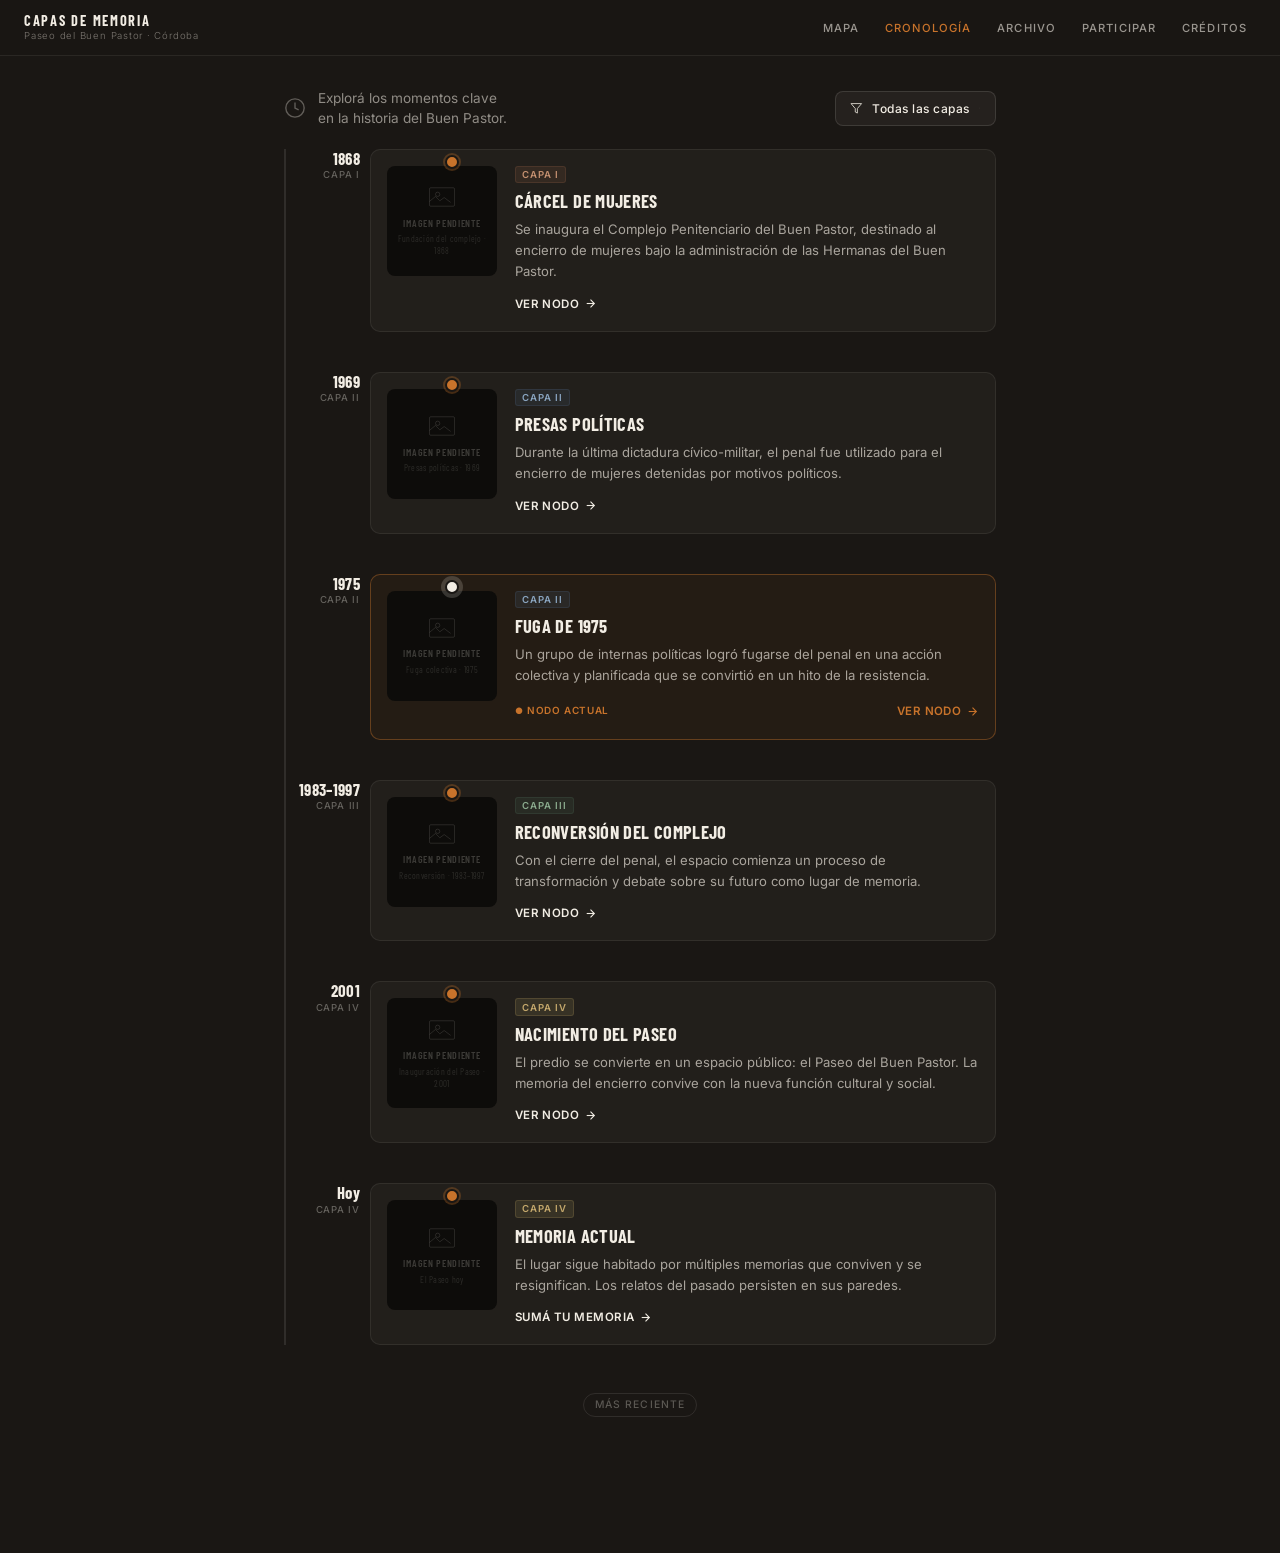
<file: Capas de memoria pagina 2/timeline.html>
<!DOCTYPE html>
<html lang="es">
<head>
<meta charset="UTF-8"/>
<meta name="viewport" content="width=device-width, initial-scale=1.0"/>
<meta name="description" content="Cronología — Momentos clave en la historia del Paseo del Buen Pastor desde 1868 hasta hoy."/>
<title>Cronología — Capas de Memoria</title>
<link rel="preconnect" href="https://fonts.googleapis.com"/>
<link rel="preconnect" href="https://fonts.gstatic.com" crossorigin/>
<link href="https://fonts.googleapis.com/css2?family=Barlow+Condensed:wght@400;600;700;800&family=Inter:wght@300;400;500;600&display=swap" rel="stylesheet"/>

<link rel="stylesheet" href="css/timeline.css" />
</head>

<body>

<!-- ═══════════ TOPBAR ═══════════ -->
<header class="topbar" role="banner">
  <a href="index.html" class="brand" aria-label="Capas de Memoria — inicio">
    <span class="brand__name">Capas de Memoria</span>
    <span class="brand__sub">Paseo del Buen Pastor · Córdoba</span>
  </a>
  <nav class="topbar-nav" aria-label="Navegación principal">
    <a href="mapa.html"          class="topbar-link">Mapa</a>
    <a href="timeline.html"      class="topbar-link is-active" aria-current="page">Cronología</a>
    <a href="archivo.html"       class="topbar-link">Archivo</a>
    <a href="participacion.html" class="topbar-link">Participar</a>
    <a href="creditos.html"      class="topbar-link">Créditos</a>
  </nav>
</header>

<!-- ═══════════ SUBHEADER ═══════════ -->
<div class="timeline-subheader">
  <div class="timeline-subheader__intro">
    <svg viewBox="0 0 24 24" fill="none" stroke="currentColor" stroke-width="1.5" aria-hidden="true">
      <circle cx="12" cy="12" r="10"/>
      <polyline points="12 6 12 12 16 14"/>
    </svg>
    <p>Explorá los momentos clave<br>en la historia del Buen Pastor.</p>
  </div>

  <div class="timeline-filtro" role="group" aria-label="Filtrar eventos por capa histórica">
    <button class="timeline-filtro__select" id="filtro-capas-btn" aria-haspopup="listbox" aria-expanded="false" aria-controls="filtro-capas-menu">
      <svg viewBox="0 0 24 24" fill="none" stroke="currentColor" stroke-width="1.5" aria-hidden="true">
        <polygon points="22 3 2 3 10 12.46 10 19 14 21 14 12.46 22 3"/>
      </svg>
      <span id="filtro-capas-label">Todas las capas</span>
      <svg viewBox="0 0 24 24" fill="none" stroke="currentColor" stroke-width="1.5" aria-hidden="true">
        <polyline points="6 9 12 15 18 9"/>
      </svg>
    </button>
    <ul class="filtro-capas-menu" id="filtro-capas-menu" role="listbox" aria-label="Opciones de filtro" hidden>
      <li role="option" data-value="all" aria-selected="true" class="filtro-option filtro-option--active">Todas las capas</li>
      <li role="option" data-value="1" aria-selected="false" class="filtro-option">
        <span class="filtro-option__dot filtro-option__dot--1"></span> Capa I — Orígenes
      </li>
      <li role="option" data-value="2" aria-selected="false" class="filtro-option">
        <span class="filtro-option__dot filtro-option__dot--2"></span> Capa II — Resistencia
      </li>
      <li role="option" data-value="3" aria-selected="false" class="filtro-option">
        <span class="filtro-option__dot filtro-option__dot--3"></span> Capa III — Reconversión
      </li>
      <li role="option" data-value="4" aria-selected="false" class="filtro-option">
        <span class="filtro-option__dot filtro-option__dot--4"></span> Capa IV — El Paseo
      </li>
    </ul>
  </div>
</div>

<!-- ═══════════ TIMELINE ═══════════ -->
<main class="timeline-main" id="main-content">

  <ol class="timeline-lista" role="list" aria-label="Eventos cronológicos del Paseo del Buen Pastor">

    <!-- ── 1868 ── Capa I -->
    <li class="timeline-item" data-capa="1" data-year="1868">
      <div class="timeline-item__marca">
        <span class="timeline-item__year">1868</span>
        <span class="timeline-item__capa-label">Capa I</span>
      </div>
      <div class="timeline-item__dot" aria-hidden="true"></div>
      <article class="timeline-card" aria-labelledby="hito-1868-titulo">
        <div class="timeline-card__img">
          <div class="img-placeholder">
            <svg viewBox="0 0 48 36" fill="none" aria-hidden="true"><rect x="1" y="1" width="46" height="34" rx="2" stroke="currentColor" stroke-width="1.5"/><circle cx="16" cy="13" r="4" stroke="currentColor" stroke-width="1.5"/><path d="M1 26l11-9 8 8 8-6 12 9" stroke="currentColor" stroke-width="1.5"/></svg>
            <span class="img-placeholder__leyenda">
              Imagen pendiente
              <small>Fundación del complejo · 1868</small>
            </span>
          </div>
        </div>
        <div class="timeline-card__body">
          <span class="capa-badge capa-badge--1">Capa I</span>
          <h2 class="timeline-card__titulo" id="hito-1868-titulo">Cárcel de mujeres</h2>
          <p class="timeline-card__desc">
            Se inaugura el Complejo Penitenciario del Buen Pastor, destinado al encierro de mujeres bajo la administración de las Hermanas del Buen Pastor.
          </p>
          <a href="nodo.html?id=01" class="timeline-card__link" aria-label="Ver nodo narrativo sobre la cárcel de mujeres, 1868">
            Ver nodo
            <svg viewBox="0 0 24 24" fill="none" stroke="currentColor" stroke-width="2" aria-hidden="true"><line x1="5" y1="12" x2="19" y2="12"/><polyline points="12 5 19 12 12 19"/></svg>
          </a>
        </div>
      </article>
    </li>

    <!-- ── 1969 ── Capa II -->
    <li class="timeline-item" data-capa="2" data-year="1969">
      <div class="timeline-item__marca">
        <span class="timeline-item__year">1969</span>
        <span class="timeline-item__capa-label">Capa II</span>
      </div>
      <div class="timeline-item__dot" aria-hidden="true"></div>
      <article class="timeline-card" aria-labelledby="hito-1969-titulo">
        <div class="timeline-card__img">
          <div class="img-placeholder">
            <svg viewBox="0 0 48 36" fill="none" aria-hidden="true"><rect x="1" y="1" width="46" height="34" rx="2" stroke="currentColor" stroke-width="1.5"/><circle cx="16" cy="13" r="4" stroke="currentColor" stroke-width="1.5"/><path d="M1 26l11-9 8 8 8-6 12 9" stroke="currentColor" stroke-width="1.5"/></svg>
            <span class="img-placeholder__leyenda">
              Imagen pendiente
              <small>Presas políticas · 1969</small>
            </span>
          </div>
        </div>
        <div class="timeline-card__body">
          <span class="capa-badge capa-badge--2">Capa II</span>
          <h2 class="timeline-card__titulo" id="hito-1969-titulo">Presas políticas</h2>
          <p class="timeline-card__desc">
            Durante la última dictadura cívico-militar, el penal fue utilizado para el encierro de mujeres detenidas por motivos políticos.
          </p>
          <a href="nodo.html?id=06" class="timeline-card__link" aria-label="Ver nodo sobre presas políticas">
            Ver nodo
            <svg viewBox="0 0 24 24" fill="none" stroke="currentColor" stroke-width="2" aria-hidden="true"><line x1="5" y1="12" x2="19" y2="12"/><polyline points="12 5 19 12 12 19"/></svg>
          </a>
        </div>
      </article>
    </li>

    <!-- ── 1975 ── Capa II (DESTACADO) -->
    <li class="timeline-item timeline-item--destacado" data-capa="2" data-year="1975" id="hito-actual">
      <div class="timeline-item__marca">
        <span class="timeline-item__year">1975</span>
        <span class="timeline-item__capa-label">Capa II</span>
      </div>
      <div class="timeline-item__dot timeline-item__dot--active" aria-hidden="true"></div>
      <article class="timeline-card timeline-card--destacado" aria-labelledby="hito-1975-titulo">
        <div class="timeline-card__img">
          <div class="img-placeholder">
            <svg viewBox="0 0 48 36" fill="none" aria-hidden="true"><rect x="1" y="1" width="46" height="34" rx="2" stroke="currentColor" stroke-width="1.5"/><circle cx="16" cy="13" r="4" stroke="currentColor" stroke-width="1.5"/><path d="M1 26l11-9 8 8 8-6 12 9" stroke="currentColor" stroke-width="1.5"/></svg>
            <span class="img-placeholder__leyenda">
              Imagen pendiente
              <small>Fuga colectiva · 1975</small>
            </span>
          </div>
        </div>
        <div class="timeline-card__body">
          <span class="capa-badge capa-badge--2">Capa II</span>
          <h2 class="timeline-card__titulo" id="hito-1975-titulo">Fuga de 1975</h2>
          <p class="timeline-card__desc">
            Un grupo de internas políticas logró fugarse del penal en una acción colectiva y planificada que se convirtió en un hito de la resistencia.
          </p>
          <div class="timeline-card__footer">
            <span class="nodo-actual-badge" aria-label="Nodo actualmente seleccionado">
              <span aria-hidden="true">●</span> Nodo actual
            </span>
            <a href="nodo.html?id=07" class="timeline-card__link timeline-card__link--destacado" aria-label="Ver nodo sobre la fuga de 1975">
              Ver nodo
              <svg viewBox="0 0 24 24" fill="none" stroke="currentColor" stroke-width="2" aria-hidden="true"><line x1="5" y1="12" x2="19" y2="12"/><polyline points="12 5 19 12 12 19"/></svg>
            </a>
          </div>
        </div>
      </article>
    </li>

    <!-- ── 1983-1997 ── Capa III -->
    <li class="timeline-item" data-capa="3" data-year="1983">
      <div class="timeline-item__marca">
        <span class="timeline-item__year">1983–1997</span>
        <span class="timeline-item__capa-label">Capa III</span>
      </div>
      <div class="timeline-item__dot" aria-hidden="true"></div>
      <article class="timeline-card" aria-labelledby="hito-1983-titulo">
        <div class="timeline-card__img">
          <div class="img-placeholder">
            <svg viewBox="0 0 48 36" fill="none" aria-hidden="true"><rect x="1" y="1" width="46" height="34" rx="2" stroke="currentColor" stroke-width="1.5"/><circle cx="16" cy="13" r="4" stroke="currentColor" stroke-width="1.5"/><path d="M1 26l11-9 8 8 8-6 12 9" stroke="currentColor" stroke-width="1.5"/></svg>
            <span class="img-placeholder__leyenda">
              Imagen pendiente
              <small>Reconversión · 1983–1997</small>
            </span>
          </div>
        </div>
        <div class="timeline-card__body">
          <span class="capa-badge capa-badge--3">Capa III</span>
          <h2 class="timeline-card__titulo" id="hito-1983-titulo">Reconversión del complejo</h2>
          <p class="timeline-card__desc">
            Con el cierre del penal, el espacio comienza un proceso de transformación y debate sobre su futuro como lugar de memoria.
          </p>
          <a href="nodo.html?id=09" class="timeline-card__link" aria-label="Ver nodo sobre la reconversión del complejo">
            Ver nodo
            <svg viewBox="0 0 24 24" fill="none" stroke="currentColor" stroke-width="2" aria-hidden="true"><line x1="5" y1="12" x2="19" y2="12"/><polyline points="12 5 19 12 12 19"/></svg>
          </a>
        </div>
      </article>
    </li>

    <!-- ── 2001 ── Capa IV -->
    <li class="timeline-item" data-capa="4" data-year="2001">
      <div class="timeline-item__marca">
        <span class="timeline-item__year">2001</span>
        <span class="timeline-item__capa-label">Capa IV</span>
      </div>
      <div class="timeline-item__dot" aria-hidden="true"></div>
      <article class="timeline-card" aria-labelledby="hito-2001-titulo">
        <div class="timeline-card__img">
          <div class="img-placeholder">
            <svg viewBox="0 0 48 36" fill="none" aria-hidden="true"><rect x="1" y="1" width="46" height="34" rx="2" stroke="currentColor" stroke-width="1.5"/><circle cx="16" cy="13" r="4" stroke="currentColor" stroke-width="1.5"/><path d="M1 26l11-9 8 8 8-6 12 9" stroke="currentColor" stroke-width="1.5"/></svg>
            <span class="img-placeholder__leyenda">
              Imagen pendiente
              <small>Inauguración del Paseo · 2001</small>
            </span>
          </div>
        </div>
        <div class="timeline-card__body">
          <span class="capa-badge capa-badge--4">Capa IV</span>
          <h2 class="timeline-card__titulo" id="hito-2001-titulo">Nacimiento del Paseo</h2>
          <p class="timeline-card__desc">
            El predio se convierte en un espacio público: el Paseo del Buen Pastor. La memoria del encierro convive con la nueva función cultural y social.
          </p>
          <a href="nodo.html?id=14" class="timeline-card__link" aria-label="Ver nodo sobre el nacimiento del Paseo">
            Ver nodo
            <svg viewBox="0 0 24 24" fill="none" stroke="currentColor" stroke-width="2" aria-hidden="true"><line x1="5" y1="12" x2="19" y2="12"/><polyline points="12 5 19 12 12 19"/></svg>
          </a>
        </div>
      </article>
    </li>

    <!-- ── Hoy ── Capa IV -->
    <li class="timeline-item" data-capa="4" data-year="hoy">
      <div class="timeline-item__marca">
        <span class="timeline-item__year">Hoy</span>
        <span class="timeline-item__capa-label">Capa IV</span>
      </div>
      <div class="timeline-item__dot" aria-hidden="true"></div>
      <article class="timeline-card" aria-labelledby="hito-hoy-titulo">
        <div class="timeline-card__img">
          <div class="img-placeholder">
            <svg viewBox="0 0 48 36" fill="none" aria-hidden="true"><rect x="1" y="1" width="46" height="34" rx="2" stroke="currentColor" stroke-width="1.5"/><circle cx="16" cy="13" r="4" stroke="currentColor" stroke-width="1.5"/><path d="M1 26l11-9 8 8 8-6 12 9" stroke="currentColor" stroke-width="1.5"/></svg>
            <span class="img-placeholder__leyenda">
              Imagen pendiente
              <small>El Paseo hoy</small>
            </span>
          </div>
        </div>
        <div class="timeline-card__body">
          <span class="capa-badge capa-badge--4">Capa IV</span>
          <h2 class="timeline-card__titulo" id="hito-hoy-titulo">Memoria actual</h2>
          <p class="timeline-card__desc">
            El lugar sigue habitado por múltiples memorias que conviven y se resignifican. Los relatos del pasado persisten en sus paredes.
          </p>
          <a href="participacion.html" class="timeline-card__link" aria-label="Sumá tu propia capa de memoria">
            Sumá tu memoria
            <svg viewBox="0 0 24 24" fill="none" stroke="currentColor" stroke-width="2" aria-hidden="true"><line x1="5" y1="12" x2="19" y2="12"/><polyline points="12 5 19 12 12 19"/></svg>
          </a>
        </div>
      </article>
    </li>

  </ol>

  <div class="timeline-polo" aria-hidden="true">
    <span class="polo-chip">Más reciente</span>
  </div>

</main>

  <!-- ══════════ MOBILE BOTTOM NAV ══════════ -->
  <nav class="bottom-nav" aria-label="Navegación principal">
    <a href="index.html" class="bnav-item">
      <svg viewBox="0 0 24 24" fill="none" stroke="currentColor" stroke-width="1.5" aria-hidden="true"><path d="M3 9l9-7 9 7v11a2 2 0 0 1-2 2H5a2 2 0 0 1-2-2z"/><polyline points="9 22 9 12 15 12 15 22"/></svg>
      <span>Inicio</span>
    </a>
    <a href="mapa.html" class="bnav-item">
      <svg viewBox="0 0 24 24" fill="none" stroke="currentColor" stroke-width="1.5" aria-hidden="true"><path d="M3 7l6-2 6 2 6-2v13l-6 2-6-2-6 2V7z"/></svg>
      <span>Mapa</span>
    </a>
    <a href="timeline.html" class="bnav-item">
      <svg viewBox="0 0 24 24" fill="none" stroke="currentColor" stroke-width="1.5" aria-hidden="true"><circle cx="12" cy="12" r="10"/><polyline points="12 6 12 12 16 14"/></svg>
      <span>Cronología</span>
    </a>
    <a href="archivo.html" class="bnav-item">
      <svg viewBox="0 0 24 24" fill="none" stroke="currentColor" stroke-width="1.5" aria-hidden="true"><path d="M22 19a2 2 0 0 1-2 2H4a2 2 0 0 1-2-2V5a2 2 0 0 1 2-2h5l2 3h9a2 2 0 0 1 2 2z"/></svg>
      <span>Archivo</span>
    </a>
    <a href="participacion.html" class="bnav-item">
      <svg viewBox="0 0 24 24" fill="none" stroke="currentColor" stroke-width="1.5" aria-hidden="true"><path d="M17 21v-2a4 4 0 0 0-4-4H5a4 4 0 0 0-4 4v2"/><circle cx="9" cy="7" r="4"/></svg>
      <span>Participar</span>
    </a>
  </nav>

<!-- ═══════════════════════════════════════════════════
     JAVASCRIPT — TODO INLINE, sin dependencias externas
═══════════════════════════════════════════════════ -->
<script src="js/timeline.js"></script>

</body>
</html>
</file>
<file: Capas de memoria pagina 2/css/styles.css>
/* =========================================================
   CAPAS DE MEMORIA — styles.css
   Tokens · Reset · Tipografía · Layout · Navegación
   ========================================================= */

/* ──────────────────────────────────────────────────────────
   1. DESIGN TOKENS
────────────────────────────────────────────────────────── */
:root {

  /* Fondos — pergamino archival */
  --c-bg:            #1a1714;
  --c-surface:       #1a1714;
  --c-surface-2:     #1a1714;
  --c-white:         #FDFCF9;

  /* Texto */
  --c-ink:           #1A1917;
  --c-ink-2:         #5E5D58;
  --c-ink-3:         #9C9B96;

  /* Bordes */
  --c-border:        #D2D0C8;
  --c-border-subtle: #E4E2DA;

  /* 4 Capas históricas */
  --c-capa-1:        #6B4A35;   /* Tierra oscura — Orígenes */
  --c-capa-1-light:  #EDE0D8;
  --c-capa-2:        #3D4D5E;   /* Azul acero — Resistencia */
  --c-capa-2-light:  #D8DDE4;
  --c-capa-3:        #3E5241;   /* Verde musgo — Reconversión */
  --c-capa-3-light:  #D8E1D8;
  --c-capa-4:        #7A6B44;   /* Ocre — Presente */
  --c-capa-4-light:  #EDE5D4;

  /* Estados */
  --c-active:        #1A1917;
  --c-ok:            #3E5241;
  --c-error:         #7A3535;


  /* Tipografías */
  --f-display: 'Barlow Condensed', 'Arial Narrow', sans-serif;
  --f-ui:      'Inter', system-ui, -apple-system, sans-serif;

  /* Escala tipográfica fluida */
  --fs-2xs:  clamp(0.65rem,  0.62rem  + 0.18vw, 0.75rem);
  --fs-xs:   clamp(0.75rem,  0.72rem  + 0.18vw, 0.875rem);
  --fs-sm:   clamp(0.875rem, 0.84rem  + 0.22vw, 1rem);
  --fs-md:   clamp(1rem,     0.96rem  + 0.3vw,  1.125rem);
  --fs-lg:   clamp(1.25rem,  1.1rem   + 0.8vw,  1.75rem);
  --fs-xl:   clamp(2rem,     1.6rem   + 2vw,    3rem);
  --fs-2xl:  clamp(3.5rem,   2.5rem   + 5vw,    7.5rem);

  /* Espaciado */
  --sp-1: 0.375rem;
  --sp-2: 0.625rem;
  --sp-3: 1rem;
  --sp-4: 1.5rem;
  --sp-5: 2.5rem;
  --sp-6: 4rem;
  --sp-7: 6.5rem;

  /* Layout */
  --top-nav-h:    56px;
  --topbar-h:     54px;
  --bottom-nav-h: 62px;
  --content-max:  800px;
  --content-wide: 1100px;

  /* Forma */
  --r-card:   12px;
  --r-tag:    6px;
  --r-btn:    8px;

  /* Sombras */
  --shadow-card:   0 2px 8px rgba(26,25,23,0.07);
  --shadow-raised: 0 6px 20px rgba(26,25,23,0.11);
  --shadow-layer:  0 4px 14px rgba(26,25,23,0.10);

  /* Transiciones */
  --t-fast:   0.12s ease;
  --t-normal: 0.24s ease;
  --t-slow:   0.5s cubic-bezier(0.22, 1, 0.36, 1);

  /* Z-index */
  --z-base:    1;
  --z-mapa:    10;
  --z-popup:   20;
  --z-nav:     50;
  --z-topbar:  60;
  --z-lightbox:100;
}

/* ──────────────────────────────────────────────────────────
   2. RESET
────────────────────────────────────────────────────────── */
*, *::before, *::after { box-sizing: border-box; margin: 0; padding: 0; }

html {
  font-size: 100%;
  scroll-behavior: smooth;
  -webkit-text-size-adjust: 100%;
}

body {
  background-color: var(--c-bg);
  color: var(--c-ink);
  font-family: var(--f-ui);
  font-size: var(--fs-sm);
  font-weight: 400;
  line-height: 1.65;
  -webkit-font-smoothing: antialiased;
  overflow-x: hidden;
}

img, svg { max-width: 100%; height: auto; display: block; }
img { object-fit: cover; }
ul, ol { list-style: none; }
button { cursor: pointer; font: inherit; }
a { color: var(--c-ink); }
input, select, textarea { font: inherit; }

/* ──────────────────────────────────────────────────────────
   3. TIPOGRAFÍA GLOBAL
────────────────────────────────────────────────────────── */
h1, h2, h3, h4, h5, h6 {
  font-family: var(--f-ui);
  font-weight: 600;
  line-height: 1.2;
  color: var(--c-ink);
}

p { line-height: 1.7; color: var(--c-ink-2); max-width: 65ch; }

strong { font-weight: 600; color: var(--c-ink); }

/* Display — Barlow Condensed para títulos de impacto */
.display { font-family: var(--f-display); font-weight: 800; text-transform: uppercase; }

/* ──────────────────────────────────────────────────────────
   4. ACCESIBILIDAD
────────────────────────────────────────────────────────── */
:focus-visible {
  outline: 2px solid var(--c-ink);
  outline-offset: 3px;
  border-radius: 3px;
}
:focus:not(:focus-visible) { outline: none; }

.sr-only {
  position: absolute;
  width: 1px; height: 1px;
  padding: 0; margin: -1px;
  overflow: hidden;
  clip: rect(0 0 0 0);
  white-space: nowrap;
  border: 0;
}

::selection { background: rgba(26,25,23,0.12); }

/* ──────────────────────────────────────────────────────────
   5. SCROLLBAR
────────────────────────────────────────────────────────── */
::-webkit-scrollbar { width: 6px; height: 6px; }
::-webkit-scrollbar-track { background: var(--c-bg); }
::-webkit-scrollbar-thumb { background: var(--c-border); border-radius: 3px; }
::-webkit-scrollbar-thumb:hover { background: var(--c-ink-3); }

/* ──────────────────────────────────────────────────────────
   6. DESKTOP TOP NAV
   Visible en desktop (≥769px), oculto en móvil
────────────────────────────────────────────────────────── */
.topbar {
  position: fixed;
  top: 0; left: 0; right: 0;
  z-index: 100;
  height: 56px;
  display: flex;
  align-items: center;
  justify-content: space-between;
  padding: 0 1.5rem;
  background: linear-gradient(to bottom, rgba(26,23,20,0.92), transparent);
  pointer-events: none;
}
.topbar > * { pointer-events: auto; }

.brand {
  display: flex;
  flex-direction: column;
  gap: 1px;
  text-decoration: none;
}
.brand__name {
  font-family: var(--f-display);
  font-weight: 700;
  font-size: 0.9rem;
  letter-spacing: 0.12em;
  text-transform: uppercase;
  color: var(--c-paper);
  line-height: 1;
}
.brand__sub {
  font-size: 0.6rem;
  letter-spacing: 0.08em;
  color: rgba(242,237,228,0.45);
  font-weight: 300;
}

.topbar-nav {
  display: flex;
  align-items: center;
  gap: 0.5rem;
}
.topbar-link {
  font-size: 0.7rem;
  font-weight: 500;
  letter-spacing: 0.1em;
  text-transform: uppercase;
  color: rgba(242,237,228,0.6);
  padding: 0.4em 0.8em;
  border-radius: 4px;
  text-decoration: none;
  transition: color 0.22s ease, background 0.22s ease;
}
.topbar-link:hover {
  color: var(--c-paper);
  background: rgba(242,237,228,0.08);
}
.topbar-link.is-active {
  color: var(--c-amber);
}

@media (max-width: 768px) {
  .topbar-nav { display: none; }
}

/* ──────────────────────────────────────────────────────────
   7. MOBILE PAGE TOPBAR
   Visible en móvil para páginas internas, oculto en desktop
────────────────────────────────────────────────────────── */
.page-topbar {
  position: sticky;
  top: 0;
  z-index: var(--z-topbar);
  display: flex;
  align-items: center;
  justify-content: space-between;
  height: var(--topbar-h);
  padding-inline: var(--sp-3);
  background: var(--c-white);
  border-bottom: 1px solid var(--c-border-subtle);
  gap: var(--sp-3);
}

@media (min-width: 769px) {
  .page-topbar { display: none; }
}

.topbar-menu,
.topbar-action {
  background: none;
  border: none;
  padding: var(--sp-2);
  color: var(--c-ink);
  border-radius: var(--r-tag);
  transition: background var(--t-fast);
  flex-shrink: 0;
  display: flex;
  align-items: center;
  justify-content: center;
}
.topbar-menu:hover, .topbar-action:hover { background: var(--c-surface); }
.topbar-menu svg, .topbar-action svg { width: 22px; height: 22px; }

.topbar-title {
  font-family: var(--f-ui);
  font-size: var(--fs-md);
  font-weight: 600;
  color: var(--c-ink);
  text-align: center;
  flex: 1;
  white-space: nowrap;
  overflow: hidden;
  text-overflow: ellipsis;
}

.topbar-title--nodo {
  font-size: var(--fs-sm);
}

.topbar-back {
  display: flex;
  align-items: center;
  padding: var(--sp-2);
  color: var(--c-ink);
  flex-shrink: 0;
  border-radius: var(--r-tag);
  transition: background var(--t-fast);
}
.topbar-back:hover { background: var(--c-surface); }
.topbar-back svg { width: 22px; height: 22px; }

.topbar-action--bookmark[aria-pressed="true"] svg { fill: var(--c-ink); }

.topbar-count {
  font-size: var(--fs-xs);
  color: var(--c-ink-3);
  letter-spacing: 0.04em;
  flex-shrink: 0;
}

.topbar-filter-btn {
  display: flex;
  align-items: center;
  gap: var(--sp-1);
  font-size: var(--fs-xs);
  font-weight: 500;
  color: var(--c-ink);
  flex-shrink: 0;
  cursor: pointer;
}

/* ──────────────────────────────────────────────────────────
   8. MOBILE BOTTOM NAV
   Fija en la base, visible en móvil, oculta en desktop
────────────────────────────────────────────────────────── */
.bottom-nav {
  position: fixed;
  bottom: 0; left: 0; right: 0;
  height: 56px;
  background: rgba(12,11,9,0.92);
  backdrop-filter: blur(12px);
  -webkit-backdrop-filter: blur(12px);
  border-top: 1px solid rgba(242,237,228,0.06);
  display: flex;
  align-items: stretch;
  z-index: var(--z-nav);
}

@media (min-width: 769px) {
  .bottom-nav { display: none; }
}

.bnav-item {
  display: flex;
  flex-direction: column;
  align-items: center;
  justify-content: center;
  flex: 1;
  gap: 3px;
  text-decoration: none;
  color: rgba(242,237,228,0.3);
  font-size: 0.55rem;
  font-weight: 500;
  letter-spacing: 0.04em;
  text-transform: uppercase;
  border-top: 2px solid transparent;
  transition: all 0.22s ease;
  padding-bottom: env(safe-area-inset-bottom, 0);
}

.bnav-item svg { width: 20px; height: 20px; }

.bnav-item:hover, .bnav-item.is-active {
  color: var(--c-amber);
  border-top-color: var(--c-amber);
  text-decoration: none;
}

/* ──────────────────────────────────────────────────────────
   9. MAIN CONTENT — padding para navs
────────────────────────────────────────────────────────── */
main {
  padding-bottom: calc(var(--bottom-nav-h) + var(--sp-3));
}

@media (min-width: 769px) {
  main { padding-bottom: var(--sp-7); }

  /* Páginas con top-nav fija: espacio superior */
  .page-creditos main,
  .page-index main {
    padding-top: var(--top-nav-h);
  }
}

/* ──────────────────────────────────────────────────────────
   10. SITE FOOTER (desktop)
────────────────────────────────────────────────────────── */
.site-footer {
  background: var(--c-surface);
  border-top: 1px solid var(--c-border-subtle);
  padding: var(--sp-5) var(--sp-4);
  display: none;
}

@media (min-width: 769px) { .site-footer { display: block; } }

.site-footer__inner {
  max-width: var(--content-wide);
  margin-inline: auto;
  display: flex;
  justify-content: space-between;
  align-items: center;
  gap: var(--sp-4);
  flex-wrap: wrap;
}

.site-footer p {
  font-size: var(--fs-xs);
  color: var(--c-ink-3);
  max-width: 100%;
}

.site-footer nav {
  display: flex;
  gap: var(--sp-4);
}

.site-footer nav a {
  font-size: var(--fs-xs);
  color: var(--c-ink-3);
  text-decoration: none;
  transition: color var(--t-fast);
}
.site-footer nav a:hover { color: var(--c-ink); }

/* ──────────────────────────────────────────────────────────
   11. INDEX — Estructura scrollytelling
────────────────────────────────────────────────────────── */

/* Sección de intro: full-height en mobile, scrollable en desktop */
.scene-intro {
  position: relative;
  min-height: 100dvh;
  overflow: hidden;
}

.scene-intro__sticky {
  display: flex;
  flex-direction: column;
  align-items: center;
  padding: var(--sp-5) var(--sp-4) var(--sp-4);
  gap: var(--sp-4);
  min-height: 100dvh;
}

.scene-scroll-space { display: none; }

@media (min-width: 769px) {
  .scene-intro {
    height: 280vh;
  }
  .scene-intro__sticky {
    position: sticky;
    top: var(--top-nav-h);
    height: calc(100dvh - var(--top-nav-h));
    min-height: auto;
    justify-content: center;
    padding: var(--sp-6) var(--sp-7);
  }
  .scene-scroll-space {
    display: block;
    height: 180vh;
  }
}

/* CTA section */
.scene-cta {
  background: var(--c-bg);
  min-height: 50dvh;
  display: flex;
  align-items: center;
  justify-content: center;
  padding: var(--sp-6) var(--sp-4);
  border-top: 1px solid var(--c-border-subtle);
}

.scene-cta__inner {
  display: flex;
  flex-direction: column;
  align-items: center;
  gap: var(--sp-4);
  text-align: center;
}

/* Context section */
.scene-context {
  background: var(--c-surface);
  padding: var(--sp-7) var(--sp-4);
}

.scene-context__inner {
  max-width: var(--content-wide);
  margin-inline: auto;
  display: grid;
  grid-template-columns: 1fr;
  gap: var(--sp-6);
}

@media (min-width: 769px) {
  .scene-context__inner {
    grid-template-columns: 1fr 380px;
    align-items: start;
  }
}

/* Preview section */
.scene-preview {
  padding: var(--sp-7) var(--sp-4);
  max-width: var(--content-wide);
  margin-inline: auto;
}

.preview-title {
  font-family: var(--f-display);
  font-size: var(--fs-xl);
  font-weight: 700;
  text-transform: uppercase;
  letter-spacing: 0.04em;
  margin-bottom: var(--sp-5);
}

.preview-grid {
  display: grid;
  grid-template-columns: 1fr;
  gap: var(--sp-3);
}

@media (min-width: 600px) {
  .preview-grid { grid-template-columns: 1fr 1fr; }
}

@media (min-width: 900px) {
  .preview-grid { grid-template-columns: repeat(4, 1fr); }
}

/* Data section */
.scene-data {
  background: var(--c-ink);
  color: var(--c-white);
  padding: var(--sp-6) var(--sp-4);
}

.scene-data__inner {
  max-width: var(--content-wide);
  margin-inline: auto;
}

.data-grid {
  display: grid;
  grid-template-columns: repeat(2, 1fr);
  gap: var(--sp-5);
}

@media (min-width: 769px) {
  .data-grid { grid-template-columns: repeat(4, 1fr); }
}

/* ──────────────────────────────────────────────────────────
   12. MAPA — Layout
────────────────────────────────────────────────────────── */
.page-mapa main {
  display: flex;
  flex-direction: column;
  height: calc(100dvh - var(--topbar-h));
  overflow: hidden;
  padding-bottom: var(--bottom-nav-h);
}

@media (min-width: 769px) {
  .page-mapa main {
    height: calc(100dvh - var(--top-nav-h));
    padding-bottom: 0;
  }
}

.mapa-container {
  flex: 1;
  position: relative;
  overflow: hidden;
  background: var(--c-surface);
  display: flex;
  align-items: center;
  justify-content: center;
}

/* ──────────────────────────────────────────────────────────
   13. NODO — Layout
────────────────────────────────────────────────────────── */
.nodo-main {
  max-width: 640px;
  margin-inline: auto;
  padding-inline: var(--sp-3);
}

@media (min-width: 769px) {
  .page-nodo main {
    padding-top: var(--top-nav-h);
  }
  .nodo-main { padding-inline: var(--sp-5); }
}

/* ──────────────────────────────────────────────────────────
   14. TIMELINE — Layout
────────────────────────────────────────────────────────── */
.timeline-main {
  max-width: 720px;
  margin-inline: auto;
  padding-inline: var(--sp-3);
  padding-top: var(--sp-3);
}

@media (min-width: 769px) {
  .page-timeline main { padding-top: var(--top-nav-h); }
  .timeline-main { padding-inline: var(--sp-5); }
}

/* ──────────────────────────────────────────────────────────
   15. ARCHIVO — Layout
────────────────────────────────────────────────────────── */
.archivo-main {
  max-width: var(--content-wide);
  margin-inline: auto;
  padding-inline: var(--sp-3);
  padding-top: var(--sp-3);
}

@media (min-width: 769px) {
  .page-archivo main { padding-top: var(--top-nav-h); }
  .archivo-main { padding-inline: var(--sp-5); }
}

/* ──────────────────────────────────────────────────────────
   16. PARTICIPACIÓN — Layout
────────────────────────────────────────────────────────── */
.participacion-main {
  max-width: 600px;
  margin-inline: auto;
  padding-inline: var(--sp-3);
  padding-top: var(--sp-4);
}

@media (min-width: 769px) {
  .page-participacion main { padding-top: var(--top-nav-h); }
  .participacion-main { padding-inline: var(--sp-5); }
}

/* ──────────────────────────────────────────────────────────
   17. CRÉDITOS — Layout
────────────────────────────────────────────────────────── */
.creditos-main {
  max-width: var(--content-max);
  margin-inline: auto;
  padding-inline: var(--sp-4);
}
</file>
<file: Capas de memoria pagina 2/css/components.css>
/* =========================================================
   CAPAS DE MEMORIA — components.css
   Todos los componentes UI: cards, badges, mapas,
   formularios, sliders, progress bars y más.
   ========================================================= */

/* ──────────────────────────────────────────────────────────
   1. CAPA BADGE — etiqueta de capa histórica
────────────────────────────────────────────────────────── */
.capa-badge {
  display: inline-flex;
  align-items: center;
  font-size: var(--fs-xs);
  font-weight: 500;
  letter-spacing: 0.04em;
  padding: 0.25em 0.7em;
  border-radius: var(--r-tag);
  background: var(--c-surface);
  color: var(--c-ink-2);
  border: 1px solid var(--c-border);
  white-space: nowrap;
}

.capa-badge--lg { font-size: var(--fs-sm); padding: 0.3em 0.9em; }
.capa-badge--sm { font-size: var(--fs-2xs); padding: 0.2em 0.55em; }
.capa-badge--xs { font-size: 0.65rem; padding: 0.15em 0.45em; }

.capa-badge--1 { background: var(--c-capa-1-light); color: var(--c-capa-1); border-color: rgba(107,74,53,0.2); }
.capa-badge--2 { background: var(--c-capa-2-light); color: var(--c-capa-2); border-color: rgba(61,77,94,0.2); }
.capa-badge--3 { background: var(--c-capa-3-light); color: var(--c-capa-3); border-color: rgba(62,82,65,0.2); }
.capa-badge--4 { background: var(--c-capa-4-light); color: var(--c-capa-4); border-color: rgba(122,107,68,0.2); }

.nodo-capa-badge-container {
  padding: var(--sp-3) var(--sp-3) 0;
  display: flex;
}
@media (min-width: 769px) {
  .nodo-capa-badge-container { padding: var(--sp-4) var(--sp-5) 0; }
}

/* ──────────────────────────────────────────────────────────
   2. CHIPS Y FILTROS
────────────────────────────────────────────────────────── */
.chip {
  display: inline-flex;
  align-items: center;
  gap: var(--sp-1);
  font-size: var(--fs-xs);
  font-weight: 500;
  color: var(--c-ink-2);
  background: var(--c-white);
  border: 1px solid var(--c-border);
  border-radius: 100px;
  padding: 0.3em 0.9em;
  cursor: pointer;
  transition: all var(--t-fast);
  white-space: nowrap;
}

.chip:hover { border-color: var(--c-ink-2); color: var(--c-ink); }

.chip--active {
  background: var(--c-ink);
  color: var(--c-white);
  border-color: var(--c-ink);
}

.chip__dot {
  width: 8px; height: 8px;
  border-radius: 50%;
  flex-shrink: 0;
}
.chip__dot--1 { background: var(--c-capa-1); }
.chip__dot--2 { background: var(--c-capa-2); }
.chip__dot--3 { background: var(--c-capa-3); }
.chip__dot--4 { background: var(--c-capa-4); }

/* ──────────────────────────────────────────────────────────
   3. PROGRESS BAR SEGMENTADA
────────────────────────────────────────────────────────── */
.progreso-bar {
  background: var(--c-white);
  padding: var(--sp-2) var(--sp-3);
  border-bottom: 1px solid var(--c-border-subtle);
  flex-shrink: 0;
}

.progreso-bar__text {
  display: flex;
  justify-content: space-between;
  margin-bottom: var(--sp-1);
  font-size: var(--fs-xs);
  color: var(--c-ink-2);
}

.progreso-bar__pct {
  font-weight: 600;
  color: var(--c-ink);
}

.progreso-segmentos {
  display: flex;
  gap: 3px;
}

.progreso-seg {
  height: 4px;
  flex: 1;
  background: var(--c-border);
  border-radius: 2px;
  transition: background var(--t-normal);
}

.progreso-seg.is-done    { background: var(--c-ink); }
.progreso-seg.is-current { background: var(--c-ink-2); }

/* Versión compacta dentro del nodo */
.progreso-segmentos--nodo .progreso-seg { height: 5px; }

/* ──────────────────────────────────────────────────────────
   4. FILTROS DE MAPA Y TIMELINE
────────────────────────────────────────────────────────── */
.mapa-filtros {
  background: var(--c-white);
  padding: var(--sp-2) var(--sp-3);
  border-bottom: 1px solid var(--c-border-subtle);
  display: flex;
  align-items: center;
  gap: var(--sp-3);
  flex-shrink: 0;
  overflow-x: auto;
  -webkit-overflow-scrolling: touch;
}

.filtros-label {
  font-size: var(--fs-xs);
  font-weight: 500;
  color: var(--c-ink-2);
  display: flex;
  align-items: center;
  gap: var(--sp-1);
  flex-shrink: 0;
}

.filtros-chips {
  display: flex;
  gap: var(--sp-2);
  flex-shrink: 0;
}

/* ──────────────────────────────────────────────────────────
   5. SVG MAPA — estilos del esquema cartográfico
────────────────────────────────────────────────────────── */
.mapa-svg {
  max-width: 100%;
  max-height: 100%;
  width: auto;
  height: auto;
}

/* Fondo del predio */
.mapa-predio   { fill: #F0EEE8; }

/* Edificios */
.edificio-principal { fill: #E0DDD5; stroke: #C8C6BC; stroke-width: 1; }
.patio-interior     { fill: #EAE8E1; stroke: #C8C6BC; stroke-width: 0.75; }
.edificio-capilla   { fill: #DDD9CF; stroke: #C8C6BC; stroke-width: 0.75; }
.edificio-pabellon  { fill: #D8D4C8; stroke: #C8C6BC; stroke-width: 0.75; }
.edificio-sala      { fill: #DDDAD0; stroke: #C8C6BC; stroke-width: 0.75; }
.area-cultural      { fill: #E8E4DA; stroke: #C8C6BC; stroke-width: 0.75; }
.escenario          { fill: #D4D0C4; stroke: #C8C6BC; stroke-width: 0.75; }

/* Vegetación y agua */
.area-verde  { fill: #D8E4CA; }
.arbol       { fill: #C0D0AD; stroke: #A8BE94; stroke-width: 0.5; }
.fuente-exterior { fill: none; stroke: #A8C4CC; stroke-width: 1; }
.fuente-interior { fill: #CCD8DC; }
.fuente-centro   { fill: #9AB8C0; }

/* Senderos y calles */
.sendero     { stroke: #C8C6BC; stroke-width: 2.5; }
.calle-linea { stroke: #B8B6AE; stroke-width: 1; }
.calle-label {
  font-family: var(--f-ui);
  font-size: 9px;
  fill: #9C9B96;
}
.edificio-label, .patio-label {
  font-family: var(--f-ui);
  font-size: 8px;
  fill: #A8A7A2;
  pointer-events: none;
}

/* ── NODOS del mapa ── */
.mapa-nodo {
  cursor: pointer;
  outline: none;
}

.nodo-bg {
  fill: var(--c-white);
  stroke: var(--c-border);
  stroke-width: 1.5;
  transition: fill var(--t-normal), stroke var(--t-normal);
}

.nodo-num {
  font-family: var(--f-ui);
  font-size: 10px;
  font-weight: 600;
  fill: var(--c-ink-2);
  pointer-events: none;
  user-select: none;
  transition: fill var(--t-normal);
}

.nodo-aura {
  fill: var(--c-ink-3);
  pointer-events: none;
}

/* Estado: hover/focus */
.mapa-nodo:hover .nodo-bg,
.mapa-nodo:focus-visible .nodo-bg {
  fill: var(--c-ink);
  stroke: var(--c-ink);
}
.mapa-nodo:hover .nodo-num,
.mapa-nodo:focus-visible .nodo-num {
  fill: var(--c-white);
}

/* Estado: activo (sugerido) */
.mapa-nodo--active .nodo-bg.nodo-bg--active { fill: var(--c-ink); stroke: var(--c-ink); }
.mapa-nodo--active .nodo-num--active { fill: var(--c-white); }
.nodo-aura--active { fill: var(--c-ink); }

/* Estado: destacado */
.mapa-nodo--destacado .nodo-bg { fill: var(--c-capa-2); stroke: var(--c-capa-2); }
.mapa-nodo--destacado .nodo-num { fill: var(--c-white); }

/* Estado: visitado */
.mapa-nodo.is-visitado .nodo-bg { fill: #C0BEBC; stroke: #C0BEBC; }
.mapa-nodo.is-visitado .nodo-num { fill: var(--c-white); }

/* Estado: futuro */
.nodo-bg--future { fill: var(--c-surface); stroke: var(--c-border); stroke-dasharray: 4 2; }

/* Pin de ubicación del usuario */
.user-pin__bg   { fill: rgba(61, 77, 94, 0.15); }
.user-pin__dot  { fill: var(--c-capa-2); }
.user-pin__pulse { fill: none; stroke: var(--c-capa-2); stroke-width: 1; opacity: 0.3; }

/* ──────────────────────────────────────────────────────────
   6. POPUP DEL MAPA
────────────────────────────────────────────────────────── */
.nodo-popup {
  position: absolute;
  bottom: var(--sp-5);
  left: 50%;
  transform: translateX(-50%);
  width: min(340px, 90vw);
  background: var(--c-white);
  border: 1px solid var(--c-border-subtle);
  border-radius: var(--r-card);
  box-shadow: var(--shadow-raised);
  padding: var(--sp-4);
  z-index: var(--z-popup);
}

.nodo-popup__close {
  position: absolute;
  top: var(--sp-2);
  right: var(--sp-2);
  background: none;
  border: none;
  padding: var(--sp-1);
  color: var(--c-ink-3);
  border-radius: var(--r-tag);
  transition: color var(--t-fast), background var(--t-fast);
}
.nodo-popup__close:hover { color: var(--c-ink); background: var(--c-surface); }
.nodo-popup__close svg { width: 18px; height: 18px; }

.nodo-popup__header {
  display: flex;
  align-items: flex-start;
  gap: var(--sp-3);
  margin-bottom: var(--sp-3);
  padding-right: var(--sp-5);
}

.nodo-popup__icon {
  width: 36px; height: 36px;
  background: var(--c-surface);
  border-radius: 8px;
  display: flex;
  align-items: center;
  justify-content: center;
  flex-shrink: 0;
  color: var(--c-ink-2);
}
.nodo-popup__icon svg { width: 18px; height: 18px; }

.nodo-popup__titulo {
  font-size: var(--fs-md);
  font-weight: 600;
  color: var(--c-ink);
  margin-bottom: var(--sp-1);
  line-height: 1.3;
}

.nodo-popup__desc {
  font-size: var(--fs-sm);
  color: var(--c-ink-2);
  line-height: 1.55;
  margin-bottom: var(--sp-4);
  max-width: 100%;
}

.btn-explorar {
  display: flex;
  align-items: center;
  justify-content: space-between;
  width: 100%;
  background: var(--c-ink);
  color: var(--c-white);
  border: none;
  border-radius: var(--r-btn);
  padding: var(--sp-3) var(--sp-4);
  font-size: var(--fs-md);
  font-weight: 600;
  text-decoration: none;
  transition: background var(--t-fast);
}
.btn-explorar:hover { background: var(--c-ink-2); text-decoration: none; color: var(--c-white); }
.btn-explorar svg { width: 18px; height: 18px; }

.mapa-center-btn {
  position: absolute;
  top: var(--sp-3);
  left: var(--sp-3);
  width: 44px; height: 44px;
  background: var(--c-white);
  border: 1px solid var(--c-border);
  border-radius: var(--r-btn);
  display: flex;
  align-items: center;
  justify-content: center;
  box-shadow: var(--shadow-card);
  color: var(--c-ink-2);
  z-index: var(--z-mapa);
  transition: color var(--t-fast), box-shadow var(--t-fast);
}
.mapa-center-btn:hover { color: var(--c-ink); box-shadow: var(--shadow-raised); }
.mapa-center-btn svg { width: 20px; height: 20px; }

/* ──────────────────────────────────────────────────────────
   7. LEYENDA DEL MAPA Y TIMELINE
────────────────────────────────────────────────────────── */
.mapa-leyenda, .timeline-leyenda {
  background: var(--c-white);
  border-top: 1px solid var(--c-border-subtle);
  padding: var(--sp-3) var(--sp-4);
  flex-shrink: 0;
}

.leyenda-titulo {
  font-size: var(--fs-xs);
  font-weight: 600;
  color: var(--c-ink-2);
  margin-bottom: var(--sp-2);
  text-transform: uppercase;
  letter-spacing: 0.06em;
}

.leyenda-lista {
  display: flex;
  gap: var(--sp-5);
  flex-wrap: wrap;
}

.leyenda-item {
  display: flex;
  align-items: center;
  gap: var(--sp-2);
}

.leyenda-item strong {
  display: block;
  font-size: var(--fs-xs);
  font-weight: 600;
  color: var(--c-ink);
}

.leyenda-item span {
  font-size: var(--fs-2xs);
  color: var(--c-ink-3);
}

/* ──────────────────────────────────────────────────────────
   8. INDEX — Componentes de la landing
────────────────────────────────────────────────────────── */

/* Hero card (imagen flotante) */
.hero-card {
  width: 100%;
  max-width: 420px;
  border-radius: var(--r-card);
  overflow: hidden;
  box-shadow: var(--shadow-raised);
}

/* Layer stack — capas apiladas */
.layer-stack {
  position: relative;
  width: 100%;
  max-width: 380px;
  height: 100px;
}

.layer-card {
  position: absolute;
  width: 100%;
  background: var(--c-white);
  border: 1px solid var(--c-border-subtle);
  border-radius: var(--r-card);
  padding: var(--sp-3) var(--sp-4);
  display: flex;
  align-items: center;
  gap: var(--sp-3);
  box-shadow: var(--shadow-layer);
}

.layer-card--1 { /* Front — Presente */
  transform: translateY(0) rotate(0deg);
  z-index: 3;
}
.layer-card--2 { /* Mid — Siglo XX */
  transform: translateY(10px) translateX(5px) rotate(-0.4deg);
  z-index: 2;
  opacity: 0.92;
}
.layer-card--3 { /* Back — Siglo XIX */
  transform: translateY(20px) translateX(10px) rotate(-0.8deg);
  z-index: 1;
  opacity: 0.82;
}

.layer-card__bg { position: absolute; inset: 0; border-radius: inherit; opacity: 0.06; }
.layer-card__bg--capa1 { background: var(--c-capa-1); }
.layer-card__bg--capa2 { background: var(--c-capa-2); }
.layer-card__bg--capa4 { background: var(--c-capa-4); }

.layer-card__content {
  position: relative;
  display: flex;
  flex-direction: column;
  gap: 2px;
}

.layer-card__dot {
  width: 8px; height: 8px;
  border-radius: 50%;
  background: var(--c-border);
  margin-right: var(--sp-2);
}
.layer-card__dot--active { background: var(--c-ink); }

.layer-card__label {
  font-size: var(--fs-sm);
  font-weight: 600;
  color: var(--c-ink);
}

.layer-card__sub {
  font-size: var(--fs-xs);
  color: var(--c-ink-3);
}

/* ──────────────────────────────────────────────────────────
   CARRUSEL DE CAPAS — dots
────────────────────────────────────────────────────────── */
.layer-carousel-dots {
  display: flex;
  align-items: center;
  justify-content: center;
  gap: var(--sp-2);
  margin-top: var(--sp-1);
}

.carousel-dot {
  width: 8px;
  height: 8px;
  border-radius: 50%;
  background: var(--c-border);
  border: none;
  padding: 0;
  cursor: pointer;
  transition: background var(--t-fast), transform var(--t-fast);
}

.carousel-dot:hover {
  background: var(--c-ink-3);
}

.carousel-dot.is-active {
  background: var(--c-ink);
  transform: scale(1.25);
}

/* Las cards ahora son interactivas */
.layer-card {
  cursor: pointer;
}

.layer-card:focus-visible {
  outline: 2px solid var(--c-ink);
  outline-offset: 2px;
}

/* Divisor con punto */
.title-divider {
  display: flex;
  align-items: center;
  gap: var(--sp-3);
  width: 100%;
  max-width: 380px;
}

.divider-line {
  flex: 1;
  height: 1px;
  background: var(--c-border);
}

.divider-dot {
  font-size: var(--fs-xs);
  color: var(--c-ink-3);
}

/* Título principal CAPAS DE MEMORIA */
.main-title {
  text-align: center;
}

.main-title__text {
  font-family: var(--f-display);
  font-size: var(--fs-2xl);
  font-weight: 800;
  text-transform: uppercase;
  letter-spacing: -0.01em;
  line-height: 0.9;
  color: var(--c-ink);
}

/* CTA principal */
.btn-cta-primary {
  display: inline-flex;
  align-items: center;
  justify-content: space-between;
  gap: var(--sp-4);
  width: 100%;
  max-width: 360px;
  background: var(--c-ink);
  color: var(--c-white);
  text-decoration: none;
  padding: var(--sp-4) var(--sp-5);
  border-radius: var(--r-btn);
  font-size: var(--fs-md);
  font-weight: 600;
  box-shadow: var(--shadow-card);
  transition: background var(--t-fast), box-shadow var(--t-fast);
}
.btn-cta-primary:hover {
  background: var(--c-ink-2);
  box-shadow: var(--shadow-raised);
  text-decoration: none;
  color: var(--c-white);
}
.btn-cta-primary svg { width: 20px; height: 20px; }

.cta-context {
  display: flex;
  align-items: center;
  gap: var(--sp-2);
  font-size: var(--fs-xs);
  color: var(--c-ink-3);
  text-align: center;
  max-width: 100%;
}
.cta-context svg { width: 16px; height: 16px; flex-shrink: 0; }

.scroll-arrow {
  color: var(--c-ink-3);
  display: flex;
  justify-content: center;
}
.scroll-arrow svg { width: 24px; height: 24px; }

/* Context section */
.context-title {
  font-family: var(--f-display);
  font-size: var(--fs-xl);
  font-weight: 700;
  text-transform: uppercase;
  letter-spacing: 0.02em;
  margin-bottom: var(--sp-4);
  line-height: 1.0;
}

.context-body {
  font-size: var(--fs-md);
  line-height: 1.75;
  color: var(--c-ink-2);
  margin-bottom: var(--sp-3);
  max-width: 60ch;
}

/* Capa pills en context */
.context-layers {
  display: flex;
  flex-direction: column;
  gap: var(--sp-2);
}

.capa-pill {
  display: flex;
  align-items: center;
  gap: var(--sp-3);
  background: var(--c-white);
  border: 1px solid var(--c-border-subtle);
  border-radius: var(--r-card);
  padding: var(--sp-3) var(--sp-4);
  box-shadow: var(--shadow-card);
}

.capa-pill__num {
  width: 32px; height: 32px;
  border-radius: 50%;
  display: flex;
  align-items: center;
  justify-content: center;
  font-size: var(--fs-xs);
  font-weight: 700;
  color: var(--c-white);
  flex-shrink: 0;
}

.capa-pill--1 .capa-pill__num { background: var(--c-capa-1); }
.capa-pill--2 .capa-pill__num { background: var(--c-capa-2); }
.capa-pill--3 .capa-pill__num { background: var(--c-capa-3); }
.capa-pill--4 .capa-pill__num { background: var(--c-capa-4); }

.capa-pill__info strong {
  display: block;
  font-size: var(--fs-sm);
  font-weight: 600;
  color: var(--c-ink);
}

.capa-pill__info span {
  font-size: var(--fs-xs);
  color: var(--c-ink-3);
}

/* Preview cards */
.preview-card {
  display: flex;
  flex-direction: column;
  gap: var(--sp-3);
  background: var(--c-white);
  border: 1px solid var(--c-border-subtle);
  border-radius: var(--r-card);
  padding: var(--sp-4);
  text-decoration: none;
  box-shadow: var(--shadow-card);
  transition: box-shadow var(--t-fast), transform var(--t-fast);
}

.preview-card:hover {
  box-shadow: var(--shadow-raised);
  transform: translateY(-2px);
  text-decoration: none;
}

.preview-card__icon {
  width: 40px; height: 40px;
  background: var(--c-surface);
  border-radius: 10px;
  display: flex;
  align-items: center;
  justify-content: center;
  color: var(--c-ink-2);
}
.preview-card__icon svg { width: 20px; height: 20px; }

.preview-card h3 {
  font-size: var(--fs-sm);
  font-weight: 600;
  color: var(--c-ink);
}

.preview-card p {
  font-size: var(--fs-xs);
  color: var(--c-ink-3);
  line-height: 1.55;
  max-width: 100%;
}

.preview-card__link {
  font-size: var(--fs-xs);
  font-weight: 600;
  color: var(--c-ink);
  margin-top: auto;
}

/* Data items */
.data-item {
  display: flex;
  flex-direction: column;
  gap: var(--sp-1);
}

.data-item__num {
  font-family: var(--f-display);
  font-size: clamp(2.5rem, 5vw, 4rem);
  font-weight: 800;
  color: var(--c-white);
  line-height: 1;
}

.data-item__label {
  font-size: var(--fs-xs);
  color: rgba(253,252,249,0.6);
  line-height: 1.4;
}

/* ──────────────────────────────────────────────────────────
   9. NODO — Comparador Antes/Después
────────────────────────────────────────────────────────── */
.nodo-comparador { margin-bottom: var(--sp-4); }

.comparador-wrap {
  position: relative;
  overflow: hidden;
  aspect-ratio: 4/3;
  border-radius: var(--r-card);
  background: var(--c-surface);
  user-select: none;
  touch-action: pan-y;
}

.comp-lado {
  position: absolute;
  top: 0;
  height: 100%;
}

.comp-lado--presente {
  left: 0;
  width: 100%;
  z-index: 1;
}

.comp-lado--pasado {
  left: 0;
  width: 50%;
  z-index: 2;
  overflow: hidden;
}
.comp-lado--pasado > * { width: 200%; /* double width to keep image same size when clipped */ }

.comp-divisor {
  position: absolute;
  top: 0;
  left: 50%;
  height: 100%;
  width: 2px;
  background: var(--c-white);
  z-index: 10;
  cursor: ew-resize;
  transform: translateX(-50%);
  transition: left var(--t-fast);
}

.comp-divisor__handle {
  position: absolute;
  top: 50%;
  left: 50%;
  transform: translate(-50%, -50%);
  width: 40px; height: 40px;
  display: flex;
  align-items: center;
  justify-content: center;
  cursor: ew-resize;
}

.comp-label {
  position: absolute;
  bottom: var(--sp-2);
  background: rgba(253,252,249,0.9);
  backdrop-filter: blur(4px);
  font-size: var(--fs-xs);
  font-weight: 600;
  padding: 0.2em 0.6em;
  border-radius: var(--r-tag);
  color: var(--c-ink);
  z-index: 5;
}
.comp-label--left  { left: var(--sp-2); }
.comp-label--right { right: var(--sp-2); }

.comp-hint {
  position: absolute;
  bottom: var(--sp-4);
  left: 50%;
  transform: translateX(-50%);
  background: rgba(26,25,23,0.75);
  color: white;
  font-size: var(--fs-xs);
  padding: 0.3em 0.8em;
  border-radius: 100px;
  display: flex;
  align-items: center;
  gap: var(--sp-1);
  white-space: nowrap;
  z-index: 15;
  pointer-events: none;
}

/* ──────────────────────────────────────────────────────────
   10. NODO — Cards de contenido
────────────────────────────────────────────────────────── */
.nodo-card, .nodo-testimonio, .nodo-documento {
  background: var(--c-white);
  border: 1px solid var(--c-border-subtle);
  border-radius: var(--r-card);
  padding: var(--sp-4);
  margin-bottom: var(--sp-3);
  box-shadow: var(--shadow-card);
}

.nodo-card__header {
  display: flex;
  justify-content: space-between;
  align-items: flex-start;
  gap: var(--sp-3);
  margin-bottom: var(--sp-3);
  flex-wrap: wrap;
}

.nodo-card__titulo {
  font-size: var(--fs-lg);
  font-weight: 600;
  line-height: 1.2;
}

.nodo-card__tags {
  display: flex;
  gap: var(--sp-2);
  flex-wrap: wrap;
  flex-shrink: 0;
}

.tag-fecha, .tag-tipo {
  display: inline-block;
  font-size: var(--fs-xs);
  padding: 0.2em 0.6em;
  border-radius: var(--r-tag);
  background: var(--c-surface);
  color: var(--c-ink-2);
  border: 1px solid var(--c-border);
  white-space: nowrap;
}

.nodo-card__texto {
  font-size: var(--fs-sm);
  line-height: 1.75;
  color: var(--c-ink-2);
  max-width: 100%;
  margin-bottom: var(--sp-3);
}

.nodo-card__nota {
  display: flex;
  gap: var(--sp-2);
  align-items: flex-start;
  padding-top: var(--sp-3);
  border-top: 1px solid var(--c-border-subtle);
}
.nodo-card__nota svg { flex-shrink: 0; margin-top: 2px; color: var(--c-ink-3); }
.nodo-card__nota p { font-size: var(--fs-xs); color: var(--c-ink-3); max-width: 100%; }

/* ──────────────────────────────────────────────────────────
   11. AUDIO PLAYER
────────────────────────────────────────────────────────── */
.testimonio-header {
  margin-bottom: var(--sp-3);
}

.testimonio-titulo {
  font-size: var(--fs-md);
  font-weight: 600;
  color: var(--c-ink);
  margin-bottom: 2px;
}

.testimonio-perfil {
  font-size: var(--fs-xs);
  color: var(--c-ink-3);
  max-width: 100%;
}

.audio-player {
  display: flex;
  flex-direction: column;
  gap: var(--sp-3);
}

.audio-play {
  width: 48px; height: 48px;
  border-radius: 50%;
  background: var(--c-ink);
  color: var(--c-white);
  border: none;
  display: flex;
  align-items: center;
  justify-content: center;
  transition: background var(--t-fast), transform var(--t-fast);
  flex-shrink: 0;
}
.audio-play:hover { background: var(--c-ink-2); transform: scale(1.05); }
.audio-play svg { width: 18px; height: 18px; }
.audio-play[aria-pressed="true"] .icono-play  { display: none; }
.audio-play[aria-pressed="false"] .icono-pause { display: none; }

.audio-info { flex: 1; }

.audio-cita {
  font-style: italic;
  font-size: var(--fs-sm);
  color: var(--c-ink-2);
  margin-bottom: var(--sp-2);
  max-width: 100%;
}

.audio-barra-wrap { margin-bottom: var(--sp-1); }

.audio-barra {
  position: relative;
  height: 4px;
  background: var(--c-border);
  border-radius: 2px;
  cursor: pointer;
}

.audio-barra__fill {
  height: 100%;
  background: var(--c-ink);
  border-radius: 2px;
  transition: width 0.1s linear;
}

.audio-barra__thumb {
  position: absolute;
  top: 50%;
  transform: translate(-50%, -50%);
  width: 12px; height: 12px;
  background: var(--c-ink);
  border-radius: 50%;
  transition: left 0.1s linear;
}

.audio-tiempo {
  display: flex;
  gap: var(--sp-1);
  font-size: var(--fs-xs);
  color: var(--c-ink-3);
}

.audio-controles {
  display: flex;
  gap: var(--sp-2);
  flex-wrap: wrap;
}

.audio-cc-btn, .audio-transcript-btn {
  display: inline-flex;
  align-items: center;
  gap: var(--sp-1);
  background: var(--c-surface);
  border: 1px solid var(--c-border);
  border-radius: var(--r-tag);
  padding: 0.35em 0.8em;
  font-size: var(--fs-xs);
  color: var(--c-ink-2);
  transition: all var(--t-fast);
}
.audio-cc-btn:hover, .audio-transcript-btn:hover { background: var(--c-border); color: var(--c-ink); }
.audio-cc-btn[aria-pressed="true"] { background: var(--c-ink); color: var(--c-white); border-color: var(--c-ink); }

.audio-subtitulos {
  background: var(--c-surface);
  border-radius: var(--r-tag);
  padding: var(--sp-3);
  margin-top: var(--sp-2);
}

.subtitulo-texto {
  font-size: var(--fs-sm);
  color: var(--c-ink);
  font-style: italic;
  max-width: 100%;
}

.audio-transcripcion { margin-top: var(--sp-3); }

.transcripcion-summary {
  display: flex;
  align-items: center;
  gap: var(--sp-2);
  font-size: var(--fs-xs);
  font-weight: 600;
  color: var(--c-ink-2);
  cursor: pointer;
  padding: var(--sp-2) 0;
  list-style: none;
}
.transcripcion-summary::marker, .transcripcion-summary::-webkit-details-marker { display: none; }
.transcripcion-summary svg { transition: transform var(--t-fast); }
details[open] .transcripcion-summary svg { transform: rotate(180deg); }

.transcripcion-contenido {
  padding: var(--sp-3);
  background: var(--c-surface);
  border-radius: var(--r-tag);
  margin-top: var(--sp-2);
}
.transcripcion-contenido p { font-size: var(--fs-sm); color: var(--c-ink-2); max-width: 100%; }
.transcripcion-fuente { margin-top: var(--sp-3); font-size: var(--fs-xs); color: var(--c-ink-3); }

/* ──────────────────────────────────────────────────────────
   12. DOCUMENTO HISTÓRICO
────────────────────────────────────────────────────────── */
.nodo-documento {
  display: grid;
  grid-template-columns: 1fr auto;
  gap: var(--sp-4);
  align-items: start;
}

.documento-titulo {
  font-size: var(--fs-md);
  font-weight: 600;
  margin-bottom: var(--sp-1);
}

.documento-nombre { font-size: var(--fs-sm); font-weight: 600; color: var(--c-ink); margin-bottom: 2px; }
.documento-fuente { font-size: var(--fs-xs); color: var(--c-ink-3); margin-bottom: var(--sp-3); }

.btn-ampliar {
  display: inline-flex;
  align-items: center;
  gap: var(--sp-2);
  font-size: var(--fs-xs);
  font-weight: 600;
  color: var(--c-ink);
  text-decoration: none;
  border: 1px solid var(--c-border);
  border-radius: var(--r-btn);
  padding: var(--sp-2) var(--sp-3);
  transition: all var(--t-fast);
}
.btn-ampliar:hover { background: var(--c-ink); color: var(--c-white); border-color: var(--c-ink); }
.btn-ampliar svg { width: 14px; height: 14px; }

.documento-thumb {
  position: relative;
  width: 100px;
  flex-shrink: 0;
}

.documento-zoom {
  position: absolute;
  bottom: var(--sp-1);
  right: var(--sp-1);
  background: var(--c-white);
  border: 1px solid var(--c-border);
  border-radius: 6px;
  padding: 4px;
  display: flex;
  align-items: center;
  justify-content: center;
  color: var(--c-ink-2);
}
.documento-zoom svg { width: 14px; height: 14px; }

/* ──────────────────────────────────────────────────────────
   13. PROGRESO DEL NODO
────────────────────────────────────────────────────────── */
.nodo-progreso {
  background: var(--c-white);
  border: 1px solid var(--c-border-subtle);
  border-radius: var(--r-card);
  padding: var(--sp-4);
  margin-bottom: var(--sp-3);
  display: flex;
  gap: var(--sp-4);
  align-items: flex-start;
  flex-wrap: wrap;
  box-shadow: var(--shadow-card);
}

.nodo-visitado {
  display: flex;
  align-items: center;
  gap: var(--sp-2);
  flex-shrink: 0;
}

.nodo-visitado__check {
  width: 32px; height: 32px;
  background: var(--c-surface);
  border: 1.5px solid var(--c-border);
  border-radius: 8px;
  display: flex;
  align-items: center;
  justify-content: center;
  color: var(--c-ink);
}
.nodo-visitado__check svg { width: 16px; height: 16px; }

.nodo-visitado strong { display: block; font-size: var(--fs-xs); font-weight: 600; }
.nodo-visitado span   { font-size: var(--fs-xs); color: var(--c-ink-3); }

.progreso-nodo-wrap { flex: 1; min-width: 180px; }

.progreso-nodo__texto {
  font-size: var(--fs-xs);
  color: var(--c-ink-2);
  margin-bottom: var(--sp-2);
  max-width: 100%;
}

.btn-siguiente-nodo {
  display: flex;
  align-items: center;
  justify-content: space-between;
  width: 100%;
  background: var(--c-ink);
  color: var(--c-white);
  text-decoration: none;
  border-radius: var(--r-btn);
  padding: var(--sp-4) var(--sp-4);
  font-size: var(--fs-md);
  font-weight: 600;
  margin-bottom: var(--sp-5);
  transition: background var(--t-fast);
}
.btn-siguiente-nodo:hover { background: var(--c-ink-2); color: var(--c-white); text-decoration: none; }
.btn-siguiente-nodo svg { width: 20px; height: 20px; }

/* ──────────────────────────────────────────────────────────
   14. LIGHTBOX
────────────────────────────────────────────────────────── */
.lightbox-overlay {
  position: fixed;
  inset: 0;
  background: rgba(26,25,23,0.85);
  z-index: calc(var(--z-lightbox) - 1);
}

.lightbox {
  position: fixed;
  inset: var(--sp-4);
  z-index: var(--z-lightbox);
  display: flex;
  flex-direction: column;
  align-items: center;
  justify-content: center;
  gap: var(--sp-3);
}

.lightbox[hidden] {
  display: none;   /* ✅ esto gana porque es más específico que .lightbox solo */
}

.lightbox__close {
  position: absolute;
  top: 0; right: 0;
  background: var(--c-white);
  border: none;
  border-radius: var(--r-card);
  width: 44px; height: 44px;
  display: flex;
  align-items: center;
  justify-content: center;
  color: var(--c-ink);
}
.lightbox__close svg { width: 20px; height: 20px; }

.lightbox__contenido {
  max-width: 800px;
  max-height: 70dvh;
  overflow: auto;
  border-radius: var(--r-card);
  background: var(--c-white);
}

.lightbox__caption {
  font-size: var(--fs-xs);
  color: rgba(253,252,249,0.7);
  text-align: center;
  max-width: 600px;
}

.lightbox__prev, .lightbox__next {
  position: absolute;
  top: 50%;
  transform: translateY(-50%);
  background: var(--c-white);
  border: none;
  border-radius: 50%;
  width: 44px; height: 44px;
  display: flex;
  align-items: center;
  justify-content: center;
  color: var(--c-ink);
}
.lightbox__prev { left: 0; }
.lightbox__next { right: 0; }
.lightbox__prev svg, .lightbox__next svg { width: 20px; height: 20px; }

/* ──────────────────────────────────────────────────────────
   15. TIMELINE — Componentes
────────────────────────────────────────────────────────── */
.timeline-subheader {
  display: flex;
  align-items: center;
  justify-content: space-between;
  gap: var(--sp-3);
  padding: var(--sp-3) var(--sp-3);
  background: var(--c-white);
  border-bottom: 1px solid var(--c-border-subtle);
  flex-wrap: wrap;
}

.timeline-subheader__intro {
  display: flex;
  align-items: flex-start;
  gap: var(--sp-2);
  color: var(--c-ink-2);
}
.timeline-subheader__intro p { font-size: var(--fs-xs); max-width: 100%; color: var(--c-ink-2); }

.timeline-filtro {
  display: flex;
  align-items: center;
  gap: var(--sp-2);
  position: relative;
}

.timeline-filtro__select {
  display: flex;
  align-items: center;
  gap: var(--sp-2);
  font-size: var(--fs-sm);
  font-weight: 500;
  color: var(--c-ink);
  background: var(--c-white);
  border: 1px solid var(--c-border);
  border-radius: var(--r-btn);
  padding: var(--sp-2) var(--sp-3);
  cursor: pointer;
}

.filtro-capas-menu {
  position: absolute;
  top: calc(100% + var(--sp-1));
  right: 0;
  background: var(--c-white);
  border: 1px solid var(--c-border);
  border-radius: var(--r-card);
  box-shadow: var(--shadow-raised);
  min-width: 200px;
  z-index: var(--z-popup);
  overflow: hidden;
}

.filtro-option {
  display: flex;
  align-items: center;
  gap: var(--sp-2);
  padding: var(--sp-2) var(--sp-4);
  font-size: var(--fs-sm);
  cursor: pointer;
  transition: background var(--t-fast);
}
.filtro-option:hover { background: var(--c-surface); }
.filtro-option--active { font-weight: 600; background: var(--c-surface); }

.filtro-option__dot {
  width: 8px; height: 8px;
  border-radius: 50%;
  flex-shrink: 0;
}
.filtro-option__dot--1 { background: var(--c-capa-1); }
.filtro-option__dot--2 { background: var(--c-capa-2); }
.filtro-option__dot--3 { background: var(--c-capa-3); }
.filtro-option__dot--4 { background: var(--c-capa-4); }

.timeline-polo {
  display: flex;
  align-items: center;
  justify-content: flex-start;
  padding: var(--sp-3) 0;
}

.polo-chip {
  font-size: var(--fs-xs);
  font-weight: 600;
  color: var(--c-ink-3);
  background: var(--c-surface);
  border: 1px solid var(--c-border);
  border-radius: 100px;
  padding: 0.25em 0.8em;
}

.timeline-lista {
  position: relative;
  padding-left: 80px;
}

.timeline-lista::before {
  content: '';
  position: absolute;
  left: 44px;
  top: 0;
  bottom: 0;
  width: 1px;
  background: var(--c-border);
}

.timeline-item {
  display: grid;
  grid-template-columns: 0 1fr;
  gap: var(--sp-3);
  padding-bottom: var(--sp-4);
  position: relative;
}

.timeline-item__marca {
  position: absolute;
  left: -80px;
  width: 100px;
  display: flex;
  flex-direction: column;
  align-items: flex-end;
  padding-right: 24px;
  top: var(--sp-3);
}

.timeline-item__year {
  font-family: var(--f-display);
  font-size: 7rem;
  font-weight: 700;
  color: var(--c-ink);
  line-height: 1.1;
  text-align: right;
  display: block;
}

.timeline-item__capa-label {
  font-size: var(--fs-3xs);
  color: var(--c-ink-3);
  text-align: right;
  display: block;
}

.timeline-item__dot {
  width: 12px; height: 12px;
  border-radius: 50%;
  border: 2px solid var(--c-border);
  background: var(--c-white);
  position: absolute;
  right: -6px;
  top: var(--sp-3);
}

.timeline-item__dot--active {
  background: var(--c-ink);
  border-color: var(--c-ink);
  width: 16px; height: 16px;
  right: -8px;
}

.timeline-card {
  background: var(--c-white);
  border: 1px solid var(--c-border-subtle);
  border-radius: var(--r-card);
  overflow: hidden;
  box-shadow: var(--shadow-card);
  display: flex;
  gap: 0;
}

.timeline-card--destacado {
  border: 2px solid var(--c-ink);
  box-shadow: var(--shadow-raised);
  position: relative;
}

.timeline-card__img {
  width: 100px;
  min-height: 100px;
  flex-shrink: 0;
}

.timeline-card__body {
  padding: var(--sp-3);
  display: flex;
  flex-direction: column;
  gap: var(--sp-2);
  flex: 1;
}

.timeline-card__titulo {
  font-size: var(--fs-md);
  font-weight: 600;
  color: var(--c-ink);
  line-height: 1.25;
}

.timeline-card__desc {
  font-size: var(--fs-xs);
  color: var(--c-ink-2);
  line-height: 1.6;
  max-width: 100%;
  margin: 0;
}

.timeline-card__footer {
  display: flex;
  align-items: center;
  justify-content: space-between;
  gap: var(--sp-2);
  flex-wrap: wrap;
  margin-top: auto;
}

.timeline-card__link {
  display: inline-flex;
  align-items: center;
  gap: var(--sp-1);
  font-size: var(--fs-xs);
  font-weight: 600;
  color: var(--c-ink);
  text-decoration: none;
  border: 1px solid var(--c-border);
  border-radius: var(--r-tag);
  padding: 0.25em 0.7em;
  transition: all var(--t-fast);
  margin-top: auto;
  align-self: flex-start;
}
.timeline-card__link:hover { background: var(--c-ink); color: var(--c-white); border-color: var(--c-ink); }
.timeline-card__link--destacado { background: var(--c-ink); color: var(--c-white); border-color: var(--c-ink); }
.timeline-card__link svg { width: 12px; height: 12px; }

.nodo-actual-badge {
  display: inline-flex;
  align-items: center;
  gap: 4px;
  font-size: var(--fs-xs);
  font-weight: 500;
  color: var(--c-ink);
  background: var(--c-surface);
  border-radius: 100px;
  padding: 0.2em 0.6em;
}

.leyenda-lista--timeline .leyenda-item { gap: var(--sp-2); }
.leyenda-lista--timeline .leyenda-item span { font-size: var(--fs-xs); color: var(--c-ink-2); }

/* ──────────────────────────────────────────────────────────
   16. ARCHIVO — Grid y componentes
────────────────────────────────────────────────────────── */
.archivo-header { padding: var(--sp-4) 0 var(--sp-3); }

.archivo-intro {
  font-size: var(--fs-sm);
  color: var(--c-ink-2);
  line-height: 1.7;
  max-width: 60ch;
}

.archivo-filtros {
  display: flex;
  flex-direction: column;
  gap: var(--sp-2);
  padding: var(--sp-3) 0;
  border-bottom: 1px solid var(--c-border-subtle);
  margin-bottom: var(--sp-4);
}

.filtros-row {
  display: flex;
  align-items: center;
  gap: var(--sp-3);
  flex-wrap: wrap;
}

.filtros-row .filtros-label {
  font-size: var(--fs-xs);
  font-weight: 600;
  color: var(--c-ink-2);
  flex-shrink: 0;
}

.archivo-grid {
  display: grid;
  grid-template-columns: 1fr;
  gap: var(--sp-4);
  margin-bottom: var(--sp-6);
}

@media (min-width: 600px) {
  .archivo-grid { grid-template-columns: 1fr 1fr; }
  .archivo-item--horizontal { grid-column: 1 / -1; }
}

@media (min-width: 900px) {
  .archivo-grid { grid-template-columns: repeat(3, 1fr); }
  .archivo-item--horizontal { grid-column: 1 / -1; }
}

.archivo-item {
  background: var(--c-white);
  border: 1px solid var(--c-border-subtle);
  border-radius: var(--r-card);
  overflow: hidden;
  box-shadow: var(--shadow-card);
  transition: box-shadow var(--t-fast);
}
.archivo-item:hover { box-shadow: var(--shadow-raised); }

.archivo-item__btn {
  display: block;
  width: 100%;
  background: none;
  border: none;
  padding: 0;
  position: relative;
  overflow: hidden;
  cursor: pointer;
}

.archivo-item__overlay {
  position: absolute;
  inset: 0;
  background: rgba(26,25,23,0.5);
  display: flex;
  align-items: center;
  justify-content: center;
  opacity: 0;
  transition: opacity var(--t-normal);
}
.archivo-item:hover .archivo-item__overlay { opacity: 1; }

.archivo-item__caption {
  padding: var(--sp-3);
  display: flex;
  flex-direction: column;
  gap: var(--sp-1);
}

.archivo-item__titulo {
  font-size: var(--fs-sm);
  font-weight: 600;
  color: var(--c-ink);
  display: block;
}

.archivo-item__meta {
  font-size: var(--fs-xs);
  color: var(--c-ink-3);
  line-height: 1.5;
  max-width: 100%;
  margin: 0;
}

.archivo-comparador {
  padding: var(--sp-5) 0;
  border-top: 1px solid var(--c-border-subtle);
  margin-bottom: var(--sp-5);
}

.archivo-comparador__titulo {
  font-size: var(--fs-lg);
  font-weight: 700;
  margin-bottom: var(--sp-2);
}

.archivo-comparador__desc {
  font-size: var(--fs-sm);
  color: var(--c-ink-2);
  margin-bottom: var(--sp-4);
  max-width: 100%;
}

.comparador-wrap--archivo { max-width: 800px; }

/* ──────────────────────────────────────────────────────────
   17. FORMULARIO DE PARTICIPACIÓN
────────────────────────────────────────────────────────── */
.participacion-header {
  padding: var(--sp-5) 0 var(--sp-4);
  text-align: center;
  border-bottom: 1px solid var(--c-border-subtle);
  margin-bottom: var(--sp-4);
}

.participacion-titulo {
  font-family: var(--f-display);
  font-size: var(--fs-xl);
  font-weight: 700;
  text-transform: uppercase;
  margin-bottom: var(--sp-2);
  line-height: 1.1;
}

.participacion-subtitulo {
  font-size: var(--fs-sm);
  color: var(--c-ink-2);
  max-width: 46ch;
  margin-inline: auto;
  line-height: 1.65;
}

.form-pasos {
  display: flex;
  flex-direction: column;
  gap: 0;
}

.form-paso {
  background: var(--c-white);
  border: 1px solid var(--c-border-subtle);
  border-radius: var(--r-card);
  padding: var(--sp-4);
  margin-bottom: var(--sp-3);
  box-shadow: var(--shadow-card);
}

.form-paso__pregunta {
  font-size: var(--fs-md);
  font-weight: 600;
  color: var(--c-ink);
  margin-bottom: var(--sp-3);
  line-height: 1.3;
}

.form-paso__opcional {
  font-size: var(--fs-xs);
  font-weight: 400;
  color: var(--c-ink-3);
}

.form-campo { display: flex; flex-direction: column; gap: var(--sp-2); }

.form-label {
  font-size: var(--fs-xs);
  font-weight: 600;
  color: var(--c-ink-2);
  letter-spacing: 0.02em;
}

.form-textarea {
  width: 100%;
  background: var(--c-surface);
  border: 1px solid var(--c-border);
  border-radius: var(--r-btn);
  padding: var(--sp-3);
  font-size: var(--fs-sm);
  color: var(--c-ink);
  line-height: 1.65;
  resize: vertical;
  min-height: 120px;
  transition: border-color var(--t-fast);
  appearance: none;
}
.form-textarea:focus { outline: none; border-color: var(--c-ink); }

.form-textarea-footer {
  display: flex;
  justify-content: space-between;
  align-items: flex-start;
  gap: var(--sp-2);
}

.form-hint {
  font-size: var(--fs-xs);
  color: var(--c-ink-3);
  line-height: 1.5;
}

.form-contador {
  font-size: var(--fs-xs);
  color: var(--c-ink-3);
  flex-shrink: 0;
}

/* Dropzone */
.form-dropzone {
  border: 2px dashed var(--c-border);
  border-radius: var(--r-card);
  padding: var(--sp-5) var(--sp-4);
  cursor: pointer;
  transition: border-color var(--t-fast), background var(--t-fast);
}
.form-dropzone:hover, .form-dropzone:focus-visible {
  border-color: var(--c-ink-2);
  background: var(--c-surface);
}

.dropzone-contenido {
  display: flex;
  flex-direction: column;
  align-items: center;
  gap: var(--sp-2);
  text-align: center;
}
.dropzone-contenido svg { color: var(--c-ink-3); }
.dropzone-label { font-size: var(--fs-sm); font-weight: 600; color: var(--c-ink-2); }
.dropzone-o { font-size: var(--fs-xs); color: var(--c-ink-3); }
.dropzone-hint { font-size: var(--fs-xs); color: var(--c-ink-3); }

.btn-subir-foto {
  background: var(--c-white);
  border: 1px solid var(--c-border);
  border-radius: var(--r-btn);
  padding: var(--sp-2) var(--sp-4);
  font-size: var(--fs-sm);
  font-weight: 600;
  color: var(--c-ink);
  transition: all var(--t-fast);
}
.btn-subir-foto:hover { background: var(--c-ink); color: var(--c-white); border-color: var(--c-ink); }

.dropzone-preview {
  display: flex;
  flex-direction: column;
  align-items: center;
  gap: var(--sp-2);
  position: relative;
}
.dropzone-preview img { max-height: 200px; border-radius: var(--r-btn); object-fit: contain; }
.preview-remove {
  position: absolute;
  top: 4px; right: 4px;
  background: rgba(26,25,23,0.7);
  color: white;
  border: none;
  border-radius: 50%;
  width: 28px; height: 28px;
  display: flex;
  align-items: center;
  justify-content: center;
}
.preview-remove svg { width: 14px; height: 14px; }

.foto-descripcion { margin-top: var(--sp-3); }

.form-input {
  width: 100%;
  background: var(--c-surface);
  border: 1px solid var(--c-border);
  border-radius: var(--r-btn);
  padding: var(--sp-2) var(--sp-3);
  font-size: var(--fs-sm);
  color: var(--c-ink);
  transition: border-color var(--t-fast);
  appearance: none;
}
.form-input:focus { outline: none; border-color: var(--c-ink); }

/* Select */
.form-select-wrap {
  position: relative;
}

.form-select {
  width: 100%;
  background: var(--c-surface);
  border: 1px solid var(--c-border);
  border-radius: var(--r-btn);
  padding: var(--sp-2) var(--sp-5) var(--sp-2) var(--sp-3);
  font-size: var(--fs-sm);
  color: var(--c-ink);
  appearance: none;
  cursor: pointer;
  transition: border-color var(--t-fast);
}
.form-select:focus { outline: none; border-color: var(--c-ink); }

.select-arrow {
  position: absolute;
  right: var(--sp-3);
  top: 50%;
  transform: translateY(-50%);
  pointer-events: none;
  color: var(--c-ink-2);
}

/* Ética */
.etica-bloque {
  background: var(--c-surface);
  border: 1px solid var(--c-border);
  border-radius: var(--r-card);
  padding: var(--sp-4);
  margin-bottom: var(--sp-3);
}

.etica-bloque__header {
  display: flex;
  align-items: center;
  gap: var(--sp-2);
  margin-bottom: var(--sp-2);
}
.etica-bloque__header svg { color: var(--c-ink-2); }

.etica-bloque__titulo {
  font-size: var(--fs-sm);
  font-weight: 600;
  color: var(--c-ink);
}

.etica-bloque__texto {
  font-size: var(--fs-xs);
  color: var(--c-ink-2);
  line-height: 1.65;
  max-width: 100%;
  margin-bottom: var(--sp-2);
}

.etica-mas-info {
  background: none;
  border: none;
  font-size: var(--fs-xs);
  font-weight: 600;
  color: var(--c-ink);
  text-decoration: underline;
  display: inline-flex;
  align-items: center;
  gap: var(--sp-1);
}

.etica-detalle { margin-top: var(--sp-3); }

.etica-lista { display: flex; flex-direction: column; gap: var(--sp-2); }
.etica-lista li {
  font-size: var(--fs-xs);
  color: var(--c-ink-2);
  padding-left: var(--sp-4);
  position: relative;
  line-height: 1.55;
}
.etica-lista li::before { content: '→'; position: absolute; left: 0; color: var(--c-ink-3); }

/* Checkbox */
.form-check {
  display: flex;
  gap: var(--sp-3);
  align-items: flex-start;
  margin-bottom: var(--sp-3);
}

.form-checkbox {
  width: 18px; height: 18px;
  border: 1.5px solid var(--c-border);
  border-radius: 4px;
  appearance: none;
  background: var(--c-white);
  cursor: pointer;
  flex-shrink: 0;
  margin-top: 2px;
  transition: all var(--t-fast);
  position: relative;
}
.form-checkbox:checked {
  background: var(--c-ink);
  border-color: var(--c-ink);
}
.form-checkbox:checked::after {
  content: '';
  position: absolute;
  left: 4px; top: 2px;
  width: 6px; height: 10px;
  border: 2px solid white;
  border-top: none; border-left: none;
  transform: rotate(45deg);
}

.form-check-label { font-size: var(--fs-xs); color: var(--c-ink-2); line-height: 1.55; }

.btn-enviar-aporte {
  display: flex;
  align-items: center;
  justify-content: space-between;
  width: 100%;
  background: var(--c-ink);
  color: var(--c-white);
  border: none;
  border-radius: var(--r-btn);
  padding: var(--sp-4) var(--sp-4);
  font-size: var(--fs-md);
  font-weight: 600;
  margin-bottom: var(--sp-2);
  transition: background var(--t-fast);
}
.btn-enviar-aporte:hover { background: var(--c-ink-2); }
.btn-enviar-aporte svg { width: 20px; height: 20px; }

/* Confirmación */
.form-confirmacion {
  background: var(--c-white);
  border: 1px solid var(--c-border-subtle);
  border-radius: var(--r-card);
  padding: var(--sp-5) var(--sp-4);
  text-align: center;
  box-shadow: var(--shadow-raised);
}

.confirmacion-check {
  width: 64px; height: 64px;
  margin-inline: auto;
  margin-bottom: var(--sp-3);
  color: var(--c-ok);
}

.confirmacion-titulo {
  font-size: var(--fs-lg);
  font-weight: 700;
  margin-bottom: var(--sp-2);
}

.confirmacion-texto {
  font-size: var(--fs-sm);
  color: var(--c-ink-2);
  max-width: 40ch;
  margin-inline: auto;
  margin-bottom: var(--sp-4);
}

.btn-ver-archivo {
  display: inline-flex;
  align-items: center;
  gap: var(--sp-2);
  font-size: var(--fs-sm);
  font-weight: 600;
  color: var(--c-ink);
  text-decoration: none;
  border: 1px solid var(--c-border);
  border-radius: var(--r-btn);
  padding: var(--sp-2) var(--sp-4);
  transition: all var(--t-fast);
}
.btn-ver-archivo:hover { background: var(--c-ink); color: var(--c-white); }

/* ──────────────────────────────────────────────────────────
   18. CRÉDITOS — Componentes
────────────────────────────────────────────────────────── */
.creditos-hero {
  background: var(--c-ink);
  color: var(--c-white);
  padding: var(--sp-7) var(--sp-4);
}

.creditos-hero__inner { max-width: var(--content-max); margin-inline: auto; }

.creditos-eyebrow {
  display: block;
  font-size: var(--fs-xs);
  font-weight: 500;
  letter-spacing: 0.1em;
  text-transform: uppercase;
  color: rgba(253,252,249,0.5);
  margin-bottom: var(--sp-2);
}

.creditos-titulo {
  font-family: var(--f-display);
  font-size: var(--fs-2xl);
  font-weight: 800;
  text-transform: uppercase;
  color: var(--c-white);
  line-height: 0.95;
  margin-bottom: var(--sp-3);
}

.creditos-subtitulo {
  font-size: var(--fs-md);
  color: rgba(253,252,249,0.7);
  max-width: 54ch;
  line-height: 1.6;
  margin-bottom: var(--sp-4);
}

.creditos-meta {
  display: flex;
  gap: var(--sp-2);
  flex-wrap: wrap;
  font-size: var(--fs-xs);
  color: rgba(253,252,249,0.5);
}
.creditos-meta__sep { color: rgba(253,252,249,0.25); }

.creditos-indice {
  display: flex;
  gap: var(--sp-3);
  flex-wrap: wrap;
  padding: var(--sp-3) 0;
  border-bottom: 1px solid var(--c-border-subtle);
  margin-bottom: var(--sp-5);
  overflow-x: auto;
}

.creditos-indice a {
  font-size: var(--fs-xs);
  font-weight: 500;
  color: var(--c-ink-2);
  text-decoration: none;
  padding: var(--sp-1) 0;
  border-bottom: 1.5px solid transparent;
  white-space: nowrap;
  transition: color var(--t-fast), border-color var(--t-fast);
}
.creditos-indice a:hover { color: var(--c-ink); border-bottom-color: var(--c-ink); }

.creditos-body { padding-bottom: var(--sp-7); }

.creditos-seccion { margin-bottom: var(--sp-7); }

.creditos-seccion__titulo {
  font-family: var(--f-display);
  font-size: var(--fs-xl);
  font-weight: 700;
  text-transform: uppercase;
  letter-spacing: 0.04em;
  margin-bottom: var(--sp-4);
  padding-bottom: var(--sp-3);
  border-bottom: 2px solid var(--c-ink);
}

.creditos-texto p {
  font-size: var(--fs-sm);
  color: var(--c-ink-2);
  line-height: 1.75;
  margin-bottom: var(--sp-3);
  max-width: 65ch;
}

.creditos-h3 {
  font-size: var(--fs-md);
  font-weight: 600;
  margin: var(--sp-4) 0 var(--sp-2);
}

.creditos-lista {
  display: flex;
  flex-direction: column;
  gap: var(--sp-2);
  padding-left: var(--sp-4);
  margin-bottom: var(--sp-4);
}

.creditos-lista li {
  font-size: var(--fs-sm);
  color: var(--c-ink-2);
  line-height: 1.65;
  position: relative;
}
.creditos-lista li::before {
  content: '—';
  position: absolute;
  left: calc(-1 * var(--sp-4));
  color: var(--c-ink-3);
}

.equipo-grid {
  display: grid;
  grid-template-columns: 1fr;
  gap: var(--sp-3);
  margin-bottom: var(--sp-4);
}

@media (min-width: 600px) {
  .equipo-grid { grid-template-columns: 1fr 1fr; }
}

.equipo-item {
  display: flex;
  align-items: center;
  gap: var(--sp-3);
  background: var(--c-white);
  border: 1px solid var(--c-border-subtle);
  border-radius: var(--r-card);
  padding: var(--sp-3) var(--sp-4);
  box-shadow: var(--shadow-card);
}

.equipo-item__avatar {
  width: 48px; height: 48px;
  border-radius: 50%;
  background: var(--c-surface);
  display: flex;
  align-items: center;
  justify-content: center;
  flex-shrink: 0;
  color: var(--c-ink-3);
}
.equipo-item__avatar svg { width: 28px; height: 28px; }

.equipo-item__nombre { display: block; font-weight: 600; font-size: var(--fs-sm); color: var(--c-ink); }
.equipo-item__rol    { display: block; font-size: var(--fs-xs); color: var(--c-ink-3); }

.equipo-catedra {
  background: var(--c-surface);
  border-radius: var(--r-card);
  padding: var(--sp-4);
}
.equipo-catedra p { font-size: var(--fs-sm); color: var(--c-ink-2); margin-bottom: var(--sp-1); max-width: 100%; }

.fuentes-lista { display: flex; flex-direction: column; gap: var(--sp-4); }

.fuente-item {
  display: flex;
  gap: var(--sp-3);
  align-items: flex-start;
}
.fuente-item__icono {
  width: 36px; height: 36px;
  background: var(--c-surface);
  border-radius: 8px;
  display: flex;
  align-items: center;
  justify-content: center;
  flex-shrink: 0;
  color: var(--c-ink-2);
}
.fuente-item__icono svg { width: 18px; height: 18px; }
.fuente-item strong { display: block; font-size: var(--fs-sm); font-weight: 600; margin-bottom: var(--sp-1); }
.fuente-item p { font-size: var(--fs-xs); color: var(--c-ink-3); max-width: 100%; line-height: 1.55; }

.bibliografia-lista {
  display: flex;
  flex-direction: column;
  gap: var(--sp-3);
}
.bibliografia-lista li {
  font-size: var(--fs-sm);
  color: var(--c-ink-2);
  line-height: 1.65;
  padding-left: var(--sp-4);
  border-left: 2px solid var(--c-border);
}

.licencia-bloque {
  display: flex;
  gap: var(--sp-4);
  align-items: flex-start;
  flex-wrap: wrap;
  padding: var(--sp-4);
  background: var(--c-surface);
  border: 1px solid var(--c-border);
  border-radius: var(--r-card);
  margin-bottom: var(--sp-4);
}

.licencia-texto p { font-size: var(--fs-sm); color: var(--c-ink-2); max-width: 58ch; margin-bottom: var(--sp-2); }
.licencia-nota { font-size: var(--fs-xs) !important; color: var(--c-ink-3) !important; }

.licencia-recurso { margin-top: var(--sp-4); }
.licencia-recurso__titulo { font-size: var(--fs-sm); font-weight: 600; margin-bottom: var(--sp-2); }

/* ──────────────────────────────────────────────────────────
   19. IMAGE PLACEHOLDERS
────────────────────────────────────────────────────────── */
.img-placeholder {
   width: 100%;
  height: 100%;
  display: flex;
  flex-direction: column;
  align-items: center;
  justify-content: center;
  gap: var(--sp-2);
  background: var(--c-surface);
  color: var(--c-ink-3);
  text-align: center;
  padding: var(--sp-4);
}

.img-placeholder svg { color: var(--c-border); }

.img-placeholder p {
  font-size: var(--fs-xs);
  color: var(--c-ink-3);
  line-height: 1.5;
  max-width: 28ch;
}

.img-placeholder em {
  font-style: italic;
  font-size: var(--fs-2xs);
  color: var(--c-border);
  display: block;
}

.img-placeholder__note {
  font-size: var(--fs-2xs);
  color: var(--c-border);
  font-style: italic;
  display: block;
  margin-top: var(--sp-1);
}

.img-placeholder--hero {
  aspect-ratio: 16/9;
  background: var(--c-surface-2);
}
.img-placeholder--hero svg { width: 56px; height: 56px; }

.img-placeholder--comp {
  width: 100%;
  height: 100%;
  position: absolute;
  inset: 0;
  aspect-ratio: unset;
}

.img-placeholder--tl {
  aspect-ratio: 4/3;
  width: 100%;
}
.img-placeholder--tl svg { width: 32px; height: 32px; }

.img-placeholder--archivo {
  width: 100%;
}
.img-placeholder--horizontal { aspect-ratio: 16/9; }
.img-placeholder--cuadrado   { aspect-ratio: 1/1; }
.img-placeholder--doc-vertical { aspect-ratio: 3/4; }

.img-placeholder--doc {
  aspect-ratio: 3/4;
  background: var(--c-surface-2);
  width: 100%;
}
.img-placeholder--doc svg { width: 32px; height: 32px; }

.img-placeholder--lightbox {
  min-height: 300px;
  padding: var(--sp-6);
}
</file>
<file: Capas de memoria pagina 2/css/animations.css>
/* =========================================================
   CAPAS DE MEMORIA — animations.css
   Scrollytelling, transiciones, fade-ins, reduced-motion.
   ========================================================= */

/* ──────────────────────────────────────────────────────────
   1. FADE IN DE PÁGINA
────────────────────────────────────────────────────────── */
@media (prefers-reduced-motion: no-preference) {
  body {
    animation: pageFade 0.35s ease both;
  }

  @keyframes pageFade {
    from { opacity: 0; }
    to   { opacity: 1; }
  }
}

/* ──────────────────────────────────────────────────────────
   2. SCROLL-REVEAL — elementos que aparecen al hacer scroll
   Intersection Observer en interactions.js añade .is-visible
────────────────────────────────────────────────────────── */
@media (prefers-reduced-motion: no-preference) {

  .reveal {
    opacity: 0;
    transform: translateY(18px);
    transition: opacity 0.5s ease, transform 0.5s cubic-bezier(0.22, 1, 0.36, 1);
  }

  .reveal.is-visible {
    opacity: 1;
    transform: none;
  }

  /* Variantes de dirección */
  .reveal--left {
    transform: translateX(-18px);
  }
  .reveal--left.is-visible {
    transform: none;
  }

  .reveal--scale {
    transform: scale(0.96);
  }
  .reveal--scale.is-visible {
    transform: none;
  }

  /* Delays para elementos en grilla */
  .reveal-delay-1 { transition-delay: 0.05s; }
  .reveal-delay-2 { transition-delay: 0.10s; }
  .reveal-delay-3 { transition-delay: 0.15s; }
  .reveal-delay-4 { transition-delay: 0.20s; }

}

/* ──────────────────────────────────────────────────────────
   3. INDEX — Scrollytelling sticky
   Las layer-cards se deplazan al scrollear (JS en interactions.js)
────────────────────────────────────────────────────────── */
@media (prefers-reduced-motion: no-preference) {

  /* Transición suave cuando JS mueve las capas */
  .layer-card {
    transition:
      transform 0.6s cubic-bezier(0.22, 1, 0.36, 1),
      opacity 0.5s ease;
  }

  /* El título principal aparece con un efecto de escala */
  .main-title__text {
    animation: titlePunch 0.8s cubic-bezier(0.22, 1, 0.36, 1) 0.2s both;
  }

  @keyframes titlePunch {
    from {
      opacity: 0;
      transform: scale(0.92) translateY(12px);
      letter-spacing: 0.02em;
    }
    to {
      opacity: 1;
      transform: none;
    }
  }

  /* Flecha de scroll pulsante */
  .scroll-arrow svg {
    animation: scrollBounce 2s ease infinite;
  }

  @keyframes scrollBounce {
    0%, 100% { transform: translateY(0); opacity: 0.5; }
    50%       { transform: translateY(5px); opacity: 1; }
  }

}

/* ──────────────────────────────────────────────────────────
   4. MAPA — nodos y popup
────────────────────────────────────────────────────────── */
@media (prefers-reduced-motion: no-preference) {

  /* Nodo: aparición escalonada al cargar */
  .mapa-nodo {
    animation: nodoAparecer 0.5s ease both;
  }

  /* Delay escalonado por nodo via nth-child */
  .mapa-nodo:nth-child(1)  { animation-delay: 0.05s; }
  .mapa-nodo:nth-child(2)  { animation-delay: 0.10s; }
  .mapa-nodo:nth-child(3)  { animation-delay: 0.15s; }
  .mapa-nodo:nth-child(4)  { animation-delay: 0.20s; }
  .mapa-nodo:nth-child(5)  { animation-delay: 0.25s; }
  .mapa-nodo:nth-child(6)  { animation-delay: 0.30s; }
  .mapa-nodo:nth-child(7)  { animation-delay: 0.35s; }
  .mapa-nodo:nth-child(8)  { animation-delay: 0.40s; }
  .mapa-nodo:nth-child(9)  { animation-delay: 0.45s; }
  .mapa-nodo:nth-child(10) { animation-delay: 0.50s; }
  .mapa-nodo:nth-child(11) { animation-delay: 0.55s; }
  .mapa-nodo:nth-child(12) { animation-delay: 0.60s; }
  .mapa-nodo:nth-child(13) { animation-delay: 0.65s; }
  .mapa-nodo:nth-child(14) { animation-delay: 0.70s; }

  @keyframes nodoAparecer {
    from { opacity: 0; transform: scale(0.6); }
    to   { opacity: 1; transform: none; }
  }

  /* Nodo activo: pulso */
  .mapa-nodo--active .nodo-aura--active,
  .mapa-nodo--destacado .nodo-aura {
    animation: nodoPulso 2.5s ease-in-out infinite;
  }

  @keyframes nodoPulso {
    0%, 100% { opacity: 0.15; r: 20; }
    50%       { opacity: 0.35; r: 26; }
  }

  /* Pin de usuario: pulso */
  .user-pin__pulse {
    animation: pinPulso 2s ease-in-out infinite;
  }

  @keyframes pinPulso {
    0%, 100% { r: 12; opacity: 0.25; }
    50%       { r: 20; opacity: 0.05; }
  }

  /* Popup: entrada desde abajo */
  .nodo-popup:not([hidden]) {
    animation: popupEntrada 0.3s cubic-bezier(0.22, 1, 0.36, 1);
  }

  @keyframes popupEntrada {
    from { opacity: 0; transform: translateX(-50%) translateY(12px); }
    to   { opacity: 1; transform: translateX(-50%) translateY(0); }
  }

}

/* ──────────────────────────────────────────────────────────
   5. NODO — Comparador antes/después
────────────────────────────────────────────────────────── */
@media (prefers-reduced-motion: no-preference) {

  /* Hint táctil desaparece después de 3 segundos */
  .comp-hint {
    animation: hintFade 3s ease 1.5s forwards;
  }

  @keyframes hintFade {
    0%   { opacity: 1; }
    80%  { opacity: 1; }
    100% { opacity: 0; pointer-events: none; }
  }

  /* Divisor: shimmer al pasar por encima */
  .comp-divisor:hover::after {
    content: '';
    position: absolute;
    inset: 0;
    background: linear-gradient(to bottom, transparent, rgba(255,255,255,0.4), transparent);
    animation: shimmer 0.5s ease;
  }

  @keyframes shimmer {
    from { opacity: 0; }
    50%  { opacity: 1; }
    to   { opacity: 0; }
  }

}

/* ──────────────────────────────────────────────────────────
   6. AUDIO PLAYER — waveform y play
────────────────────────────────────────────────────────── */
@media (prefers-reduced-motion: no-preference) {

  /* Botón play: aparece con escala */
  .audio-play {
    transition: background var(--t-fast), transform 0.2s cubic-bezier(0.22, 1, 0.36, 1);
  }

  .audio-play:active {
    transform: scale(0.92);
  }

}

/* ──────────────────────────────────────────────────────────
   7. TIMELINE — items aparecen al hacer scroll
────────────────────────────────────────────────────────── */
@media (prefers-reduced-motion: no-preference) {

  .timeline-item {
    opacity: 0;
    transform: translateX(-10px);
    transition:
      opacity 0.45s ease,
      transform 0.45s cubic-bezier(0.22, 1, 0.36, 1);
  }

  .timeline-item.is-visible {
    opacity: 1;
    transform: none;
  }

  /* El primero es visible de inmediato */
  .timeline-item:first-child {
    opacity: 1;
    transform: none;
  }

}

/* ──────────────────────────────────────────────────────────
   8. ARCHIVO — grid items aparecen
────────────────────────────────────────────────────────── */
@media (prefers-reduced-motion: no-preference) {

  .archivo-item {
    opacity: 0;
    transform: translateY(10px);
    transition: opacity 0.4s ease, transform 0.4s ease;
  }

  .archivo-item.is-visible {
    opacity: 1;
    transform: none;
  }

  .archivo-item:nth-child(1) { transition-delay: 0.05s; }
  .archivo-item:nth-child(2) { transition-delay: 0.10s; }
  .archivo-item:nth-child(3) { transition-delay: 0.15s; }
  .archivo-item:nth-child(4) { transition-delay: 0.20s; }
  .archivo-item:nth-child(5) { transition-delay: 0.25s; }
  .archivo-item:nth-child(6) { transition-delay: 0.30s; }

}

/* ──────────────────────────────────────────────────────────
   9. FORMULARIO — confirmación y checkbox
────────────────────────────────────────────────────────── */
@media (prefers-reduced-motion: no-preference) {

  /* Confirmación: entrada con escala */
  .form-confirmacion:not([hidden]) {
    animation: confirmEntrada 0.5s cubic-bezier(0.22, 1, 0.36, 1);
  }

  @keyframes confirmEntrada {
    from { opacity: 0; transform: scale(0.95); }
    to   { opacity: 1; transform: none; }
  }

  /* Círculo SVG de la confirmación */
  .confirmacion-circulo {
    stroke-dashoffset: 138;
    animation: circuloDraw 0.6s ease 0.2s forwards;
    stroke: var(--c-ok);
  }

  @keyframes circuloDraw {
    to { stroke-dashoffset: 0; }
  }

  /* Error en form: shake */
  .form-campo.has-error .form-textarea,
  .form-campo.has-error .form-select,
  .form-campo.has-error .form-input {
    animation: shakeError 0.35s ease;
    border-color: var(--c-error);
  }

  @keyframes shakeError {
    0%, 100% { transform: none; }
    20%       { transform: translateX(-5px); }
    40%       { transform: translateX(5px); }
    60%       { transform: translateX(-3px); }
    80%       { transform: translateX(3px); }
  }

}

/* ──────────────────────────────────────────────────────────
   10. LIGHTBOX — entrada/salida
────────────────────────────────────────────────────────── */
@media (prefers-reduced-motion: no-preference) {

  .lightbox:not([hidden]) {
    animation: lightboxEntrada 0.3s ease;
  }

  @keyframes lightboxEntrada {
    from { opacity: 0; transform: scale(0.97); }
    to   { opacity: 1; transform: none; }
  }

  .lightbox-overlay:not([hidden]) {
    animation: overlayEntrada 0.25s ease;
  }

  @keyframes overlayEntrada {
    from { opacity: 0; }
    to   { opacity: 1; }
  }

}

/* ──────────────────────────────────────────────────────────
   11. BARRA DE PROGRESO
────────────────────────────────────────────────────────── */
@media (prefers-reduced-motion: no-preference) {

  .progreso-seg {
    transition: background 0.4s cubic-bezier(0.22, 1, 0.36, 1);
  }

  /* Flash cuando aumenta el progreso */
  .progreso-seg.just-done {
    animation: segFlash 0.4s ease;
  }

  @keyframes segFlash {
    0%   { filter: brightness(1); }
    40%  { filter: brightness(1.6); }
    100% { filter: brightness(1); }
  }

}

/* ──────────────────────────────────────────────────────────
   12. PREVIEW CARDS DE INDEX
────────────────────────────────────────────────────────── */
@media (prefers-reduced-motion: no-preference) {

  .preview-card {
    transition:
      box-shadow var(--t-fast),
      transform 0.25s cubic-bezier(0.22, 1, 0.36, 1);
  }

  .capa-pill {
    transition: transform 0.2s ease, box-shadow 0.2s ease;
  }
  .capa-pill:hover {
    transform: translateX(3px);
    box-shadow: var(--shadow-raised);
  }

}

/* ──────────────────────────────────────────────────────────
   13. NODO POPUP en MAPA — dots pulsantes
────────────────────────────────────────────────────────── */
@media (prefers-reduced-motion: no-preference) {

  /* Dot del timeline activo */
  .timeline-item__dot--active {
    box-shadow: 0 0 0 0 rgba(26,25,23,0.4);
    animation: dotPulso 2s ease infinite;
  }

  @keyframes dotPulso {
    0%   { box-shadow: 0 0 0 0 rgba(26,25,23,0.4); }
    70%  { box-shadow: 0 0 0 8px rgba(26,25,23,0); }
    100% { box-shadow: 0 0 0 0 rgba(26,25,23,0); }
  }

}

/* ──────────────────────────────────────────────────────────
   14. REDUCED-MOTION — override global obligatorio
────────────────────────────────────────────────────────── */
@media (prefers-reduced-motion: reduce) {

  *,
  *::before,
  *::after {
    animation-duration:        0.01ms !important;
    animation-iteration-count: 1      !important;
    transition-duration:       0.01ms !important;
    scroll-behavior:           auto   !important;
  }

  /* Los elementos que estaban esperando reveal: hacerlos visibles */
  .reveal,
  .timeline-item,
  .archivo-item {
    opacity: 1 !important;
    transform: none !important;
  }

}
</file>
<file: Capas de memoria pagina 2/css/timeline.css>
/* ═══════════════════════════════════════════════════
   TOKENS — mismos valores que mapa.html, para que
   ambas páginas se sientan parte del mismo sitio.
═══════════════════════════════════════════════════ */
:root {
  --c-bg:       #1a1714;
  --c-ink:      #1a1917;
  --c-paper:    #f2ede4;
  --c-paper-50: rgba(242,237,228,0.5);
  --c-amber:    #c8732b;
  --c-amber-20: rgba(200,115,43,0.2);
  --c-amber-40: rgba(200,115,43,0.4);
  --c-capa1:    #6b4a35;
  --c-capa2:    #3d4d5e;
  --c-capa3:    #3e5241;
  --c-capa4:    #7a6b44;
  --c-white:    #fdfcf9;
  --c-overlay:  rgba(26,23,20,0.75);
  --f-display:  'Barlow Condensed', sans-serif;
  --f-ui:       'Inter', sans-serif;
  --t:          0.22s ease;
  --t-slow:     0.5s cubic-bezier(0.22,1,0.36,1);
}

*,*::before,*::after{box-sizing:border-box;margin:0;padding:0}
html{scroll-behavior:smooth}
body{
  font-family:var(--f-ui);
  background:var(--c-bg);
  color:var(--c-paper);
  -webkit-font-smoothing:antialiased;
  padding-bottom:72px; /* espacio para bottom-nav en mobile */
}
button{cursor:pointer;font:inherit;border:none;background:none;color:inherit}
a{color:inherit;text-decoration:none}
ol,ul{list-style:none}
:focus-visible{outline:2px solid var(--c-amber);outline-offset:3px}

/* ═══════════════════════════════════════════════════
   TOPBAR
═══════════════════════════════════════════════════ */
.topbar{
  position:sticky;top:0;z-index:100;
  display:flex;align-items:center;justify-content:space-between;
  height:56px;
  padding:0 1.5rem;
  background:rgba(26,23,20,0.95);
  backdrop-filter:blur(10px);
  border-bottom:1px solid rgba(242,237,228,0.08);
}
.brand{display:flex;flex-direction:column;gap:1px}
.brand__name{
  font-family:var(--f-display);font-weight:700;font-size:0.9rem;
  letter-spacing:0.12em;text-transform:uppercase;color:var(--c-paper);line-height:1;
}
.brand__sub{font-size:0.6rem;letter-spacing:0.08em;color:rgba(242,237,228,0.45);font-weight:300}

.topbar-nav{display:flex;align-items:center;gap:0.5rem}
.topbar-link{
  font-size:0.7rem;font-weight:500;letter-spacing:0.1em;text-transform:uppercase;
  color:rgba(242,237,228,0.6);padding:0.4em 0.8em;border-radius:4px;
  transition:color var(--t),background var(--t);
}
.topbar-link:hover{color:var(--c-paper);background:rgba(242,237,228,0.08)}
.topbar-link.is-active{color:var(--c-amber)}

@media(max-width:768px){ .topbar-nav{display:none} }

/* ═══════════════════════════════════════════════════
   SUBHEADER (intro + filtro)
═══════════════════════════════════════════════════ */
.timeline-subheader{
  display:flex;align-items:center;justify-content:space-between;gap:1.5rem;
  flex-wrap:wrap;
  max-width:760px;margin:0 auto;
  padding:2rem 1.5rem 1.25rem;
}
.timeline-subheader__intro{
  display:flex;align-items:center;gap:0.75rem;
  color:rgba(242,237,228,0.55);
}
.timeline-subheader__intro svg{width:22px;height:22px;flex-shrink:0;opacity:0.6}
.timeline-subheader__intro p{font-size:0.85rem;line-height:1.5}

/* Filtro dropdown */
.timeline-filtro{position:relative}
.timeline-filtro__select{
  display:flex;align-items:center;gap:0.6rem;
  background:rgba(242,237,228,0.05);
  border:1px solid rgba(242,237,228,0.12);
  border-radius:8px;
  padding:0.55rem 0.9rem;
  font-size:0.75rem;font-weight:500;letter-spacing:0.04em;
  color:var(--c-paper);
  transition:background var(--t),border-color var(--t);
  white-space:nowrap;
}
.timeline-filtro__select:hover{background:rgba(242,237,228,0.09);border-color:rgba(242,237,228,0.22)}
.timeline-filtro__select svg:last-child{
  width:14px;height:14px;transition:transform var(--t);
}
.timeline-filtro__select[aria-expanded="true"] svg:last-child{transform:rotate(180deg)}

.filtro-capas-menu{
  position:absolute;top:calc(100% + 8px);right:0;
  min-width:220px;
  background:rgba(20,18,16,0.97);
  backdrop-filter:blur(12px);
  border:1px solid rgba(242,237,228,0.1);
  border-radius:8px;
  padding:0.4rem;
  z-index:50;
  box-shadow:0 12px 32px rgba(0,0,0,0.4);
}
.filtro-option{
  display:flex;align-items:center;gap:0.6rem;
  padding:0.55rem 0.7rem;border-radius:6px;
  font-size:0.78rem;color:rgba(242,237,228,0.7);
  transition:background var(--t),color var(--t);
}
.filtro-option:hover{background:rgba(242,237,228,0.07);color:var(--c-paper)}
.filtro-option--active{color:var(--c-amber);font-weight:500}
.filtro-option__dot{width:8px;height:8px;border-radius:50%;flex-shrink:0}
.filtro-option__dot--1{background:var(--c-capa1)}
.filtro-option__dot--2{background:var(--c-capa2)}
.filtro-option__dot--3{background:var(--c-capa3)}
.filtro-option__dot--4{background:var(--c-capa4)}

/* ═══════════════════════════════════════════════════
   TIMELINE — estructura general
═══════════════════════════════════════════════════ */
.timeline-main{max-width:760px;margin:0 auto;padding:0 1.5rem 4rem}

.timeline-lista{
  position:relative;
  padding-left:84px;
  border-left:2px solid rgba(242,237,228,0.1);
}
@media(max-width:560px){
  .timeline-lista{padding-left:64px}
}

.timeline-item{
  position:relative;
  margin-bottom:2.5rem;
  opacity:1;
  transform:translateY(0);
  transition:opacity 0.6s ease, transform 0.6s ease;
}
/* El estado inicial "oculto" para el efecto de aparición solo se activa
   si JS confirma que puede manejar la animación (clase en <html> via script
   síncrono más abajo). Si JS falla o tarda, el contenido es visible igual. */
html.js-reveal-ready .timeline-item{opacity:0;transform:translateY(16px)}
html.js-reveal-ready .timeline-item.is-visible{opacity:1;transform:translateY(0)}

.timeline-item__marca{
  position:absolute;
  left:-84px;top:0;
  width:74px;
  display:flex;flex-direction:column;align-items:flex-end;gap:2px;
  text-align:right;
}
@media(max-width:560px){
  .timeline-item__marca{left:-64px;width:54px}
}
.timeline-item__year{
  font-family:var(--f-display);font-weight:700;font-size:1.05rem;
  letter-spacing:0.02em;color:var(--c-paper);line-height:1.1;
}
.timeline-item__capa-label{
  font-size:0.6rem;font-weight:500;letter-spacing:0.08em;text-transform:uppercase;
  color:rgba(242,237,228,0.35);
}
.timeline-item__dot{
  position:absolute;
  left:calc(84px + -2px - 7px);
  top:6px;
  width:14px;height:14px;border-radius:50%;
  background:var(--c-amber);
  border:2px solid var(--c-bg);
  box-shadow:0 0 0 2px rgba(200,115,43,0.3);
}
@media(max-width:560px){
  .timeline-item__dot{left:calc(64px + -2px - 7px)}
}
.timeline-item__dot--active{
  background:var(--c-paper);
  box-shadow:0 0 0 4px rgba(242,237,228,0.18);
}

/* ═══════════════════════════════════════════════════
   TIMELINE CARD
═══════════════════════════════════════════════════ */
.timeline-card{
  display:flex;gap:1.1rem;
  background:rgba(242,237,228,0.035);
  border:1px solid rgba(242,237,228,0.08);
  border-radius:10px;
  padding:1rem;
  transition:border-color var(--t),background var(--t);
}
.timeline-card:hover{
  border-color:rgba(242,237,228,0.16);
  background:rgba(242,237,228,0.05);
}
.timeline-card--destacado{
  border-color:var(--c-amber-40);
  background:rgba(200,115,43,0.06);
}

.timeline-card__img{
  flex-shrink:0;
  width:110px;height:110px;
  border-radius:8px;
  overflow:hidden;
  background:#0d0c0a;
}
@media(max-width:560px){
  .timeline-card{flex-direction:column}
  .timeline-card__img{width:100%;height:140px}
}
.timeline-card__img img{
  width:100%;height:100%;
  object-fit:cover;
  display:block;
  filter:sepia(0.3) contrast(1.05);
}

/* Placeholder de texto (cuando aún no hay imagen) */
.img-placeholder{
  width:100%;height:100%;
  display:flex;flex-direction:column;
  align-items:center;justify-content:center;
  gap:0.4rem;
  padding:0.6rem;
  text-align:center;
  color:rgba(242,237,228,0.3);
}
.img-placeholder svg{width:26px;height:26px;opacity:0.5;flex-shrink:0}
.img-placeholder__leyenda{
  font-family:var(--f-display);
  font-size:0.62rem;font-weight:600;letter-spacing:0.07em;text-transform:uppercase;
  line-height:1.35;
  opacity:0.7;
}
.img-placeholder__leyenda small{
  display:block;
  font-size:0.56rem;font-weight:400;letter-spacing:0.03em;
  opacity:0.65;
  margin-top:0.2rem;
  text-transform:none;
}

.timeline-card__body{
  flex:1;min-width:0;
  display:flex;flex-direction:column;gap:0.5rem;
}

.capa-badge{
  display:inline-flex;align-items:center;gap:0.35em;
  font-size:0.6rem;font-weight:600;letter-spacing:0.1em;text-transform:uppercase;
  padding:0.22em 0.65em;border-radius:3px;
  width:fit-content;
}
.capa-badge--1{background:rgba(107,74,53,0.25);color:#c49070;border:1px solid rgba(107,74,53,0.4)}
.capa-badge--2{background:rgba(61,77,94,0.25);color:#8aa5c0;border:1px solid rgba(61,77,94,0.4)}
.capa-badge--3{background:rgba(62,82,65,0.25);color:#8aaa8d;border:1px solid rgba(62,82,65,0.4)}
.capa-badge--4{background:rgba(122,107,68,0.25);color:#c4a86c;border:1px solid rgba(122,107,68,0.4)}

.timeline-card__titulo{
  font-family:var(--f-display);font-weight:700;font-size:1.15rem;
  text-transform:uppercase;letter-spacing:0.02em;
  color:var(--c-paper);line-height:1.1;
}

.timeline-card__desc{
  font-size:0.82rem;line-height:1.6;
  color:rgba(242,237,228,0.65);
}

.timeline-card__footer{
  display:flex;align-items:center;justify-content:space-between;gap:0.75rem;
  margin-top:0.25rem;
  flex-wrap:wrap;
}

.nodo-actual-badge{
  display:inline-flex;align-items:center;gap:0.4em;
  font-size:0.62rem;font-weight:600;letter-spacing:0.06em;text-transform:uppercase;
  color:var(--c-amber);
}
.nodo-actual-badge span{font-size:0.55rem}

.timeline-card__link{
  display:inline-flex;align-items:center;gap:0.4em;
  font-size:0.72rem;font-weight:600;letter-spacing:0.04em;text-transform:uppercase;
  color:var(--c-paper);
  padding:0.35em 0;
  transition:color var(--t),gap var(--t);
  align-self:flex-start;
  margin-top:0.15rem;
}
.timeline-card__link svg{width:13px;height:13px;transition:transform var(--t)}
.timeline-card__link:hover{color:var(--c-amber);gap:0.6em}
.timeline-card__link:hover svg{transform:translateX(2px)}
.timeline-card__link--destacado{color:var(--c-amber)}

/* Indicador de fin */
.timeline-polo{display:flex;justify-content:center;padding-top:0.5rem}
.polo-chip{
  font-size:0.65rem;font-weight:500;letter-spacing:0.1em;text-transform:uppercase;
  color:rgba(242,237,228,0.3);
  border:1px solid rgba(242,237,228,0.1);
  border-radius:20px;
  padding:0.4em 1.1em;
}

/* ═══════════════════════════════════════════════════
   BOTTOM NAV (mobile)
═══════════════════════════════════════════════════ */
.bottom-nav{
  position:fixed;bottom:0;left:0;right:0;z-index:100;
  height:56px;
  display:flex;align-items:stretch;
  background:rgba(12,11,9,0.95);
  backdrop-filter:blur(12px);
  border-top:1px solid rgba(242,237,228,0.06);
}
@media(min-width:769px){.bottom-nav{display:none}}
.bnav-item{
  display:flex;flex-direction:column;align-items:center;justify-content:center;
  flex:1;gap:3px;
  color:rgba(242,237,228,0.3);
  font-size:0.55rem;font-weight:500;letter-spacing:0.04em;
  text-transform:uppercase;
  border-top:2px solid transparent;
  transition:all var(--t);
}
.bnav-item svg{width:20px;height:20px}
.bnav-item.is-active{color:var(--c-amber);border-top-color:var(--c-amber)}

/* Reduced motion */
@media(prefers-reduced-motion:reduce){
  .timeline-item{transition:none;opacity:1;transform:none}
  html{scroll-behavior:auto}
}
</file>
